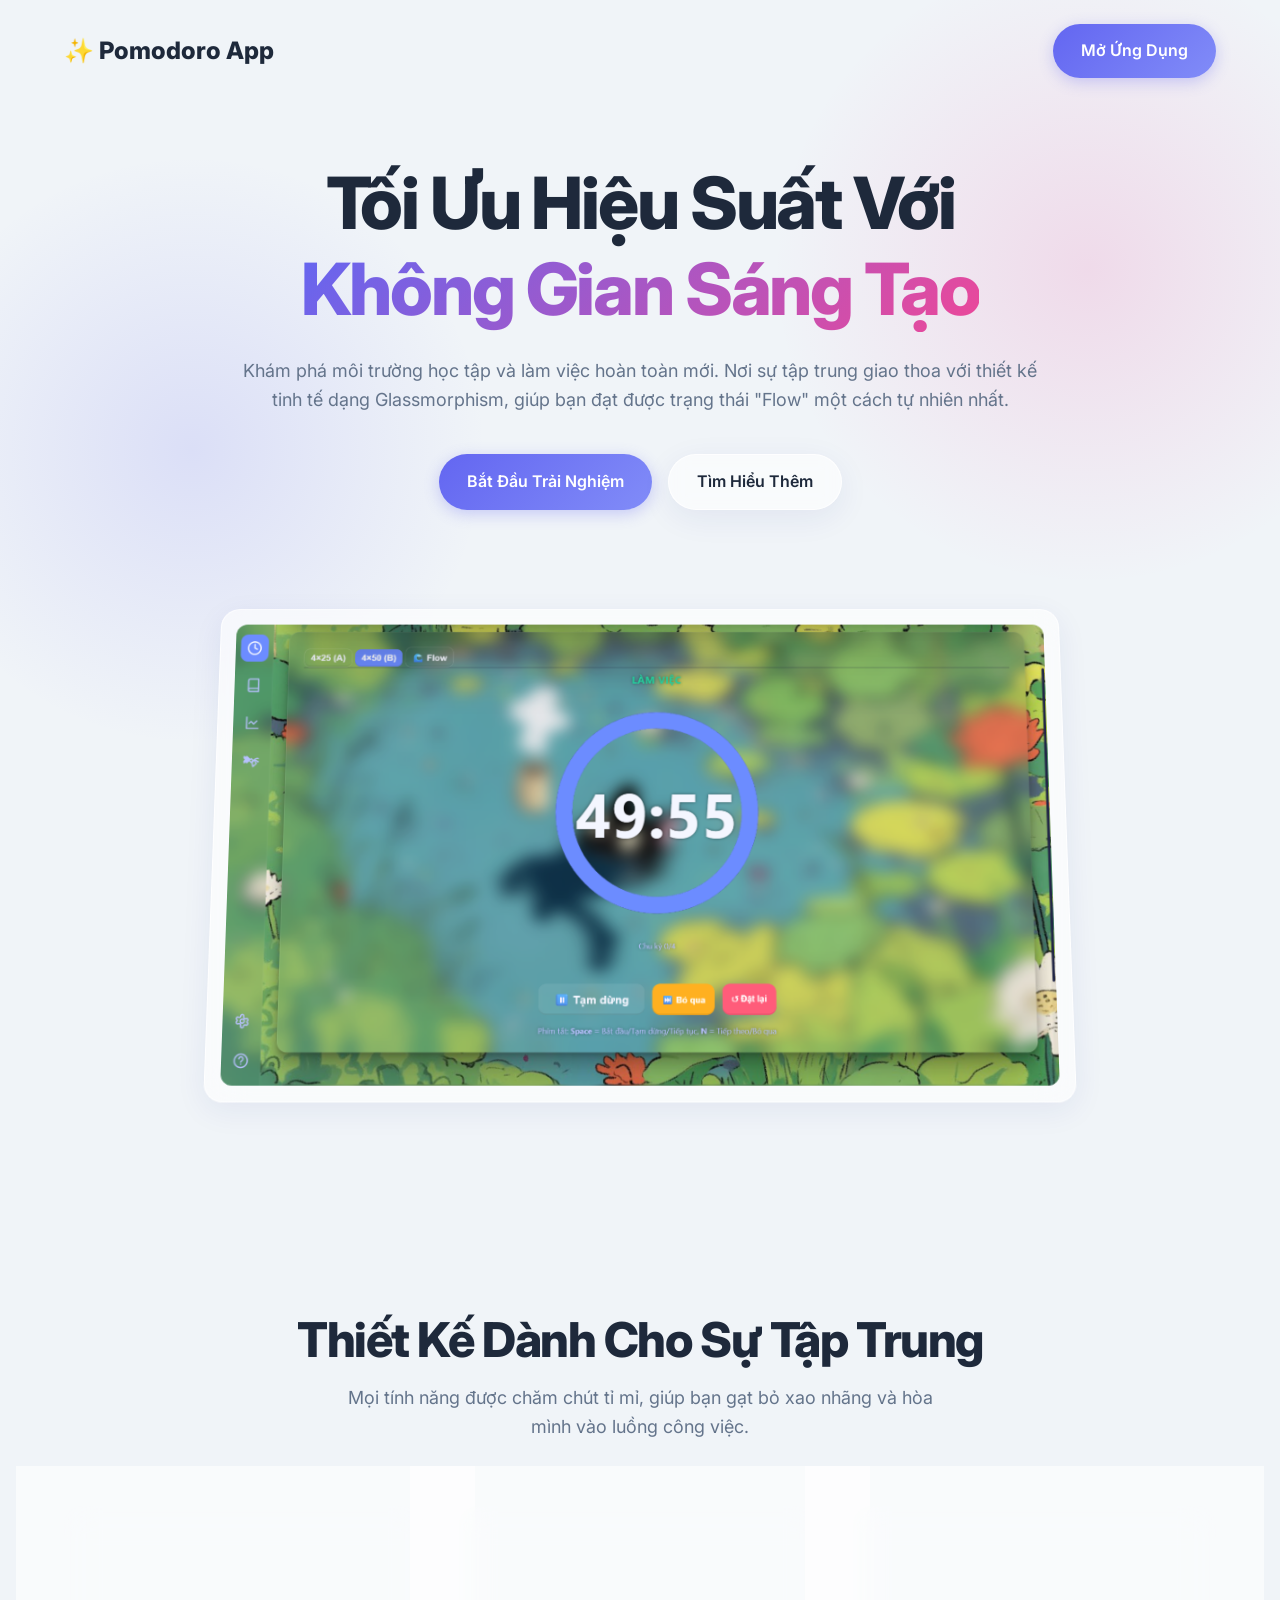
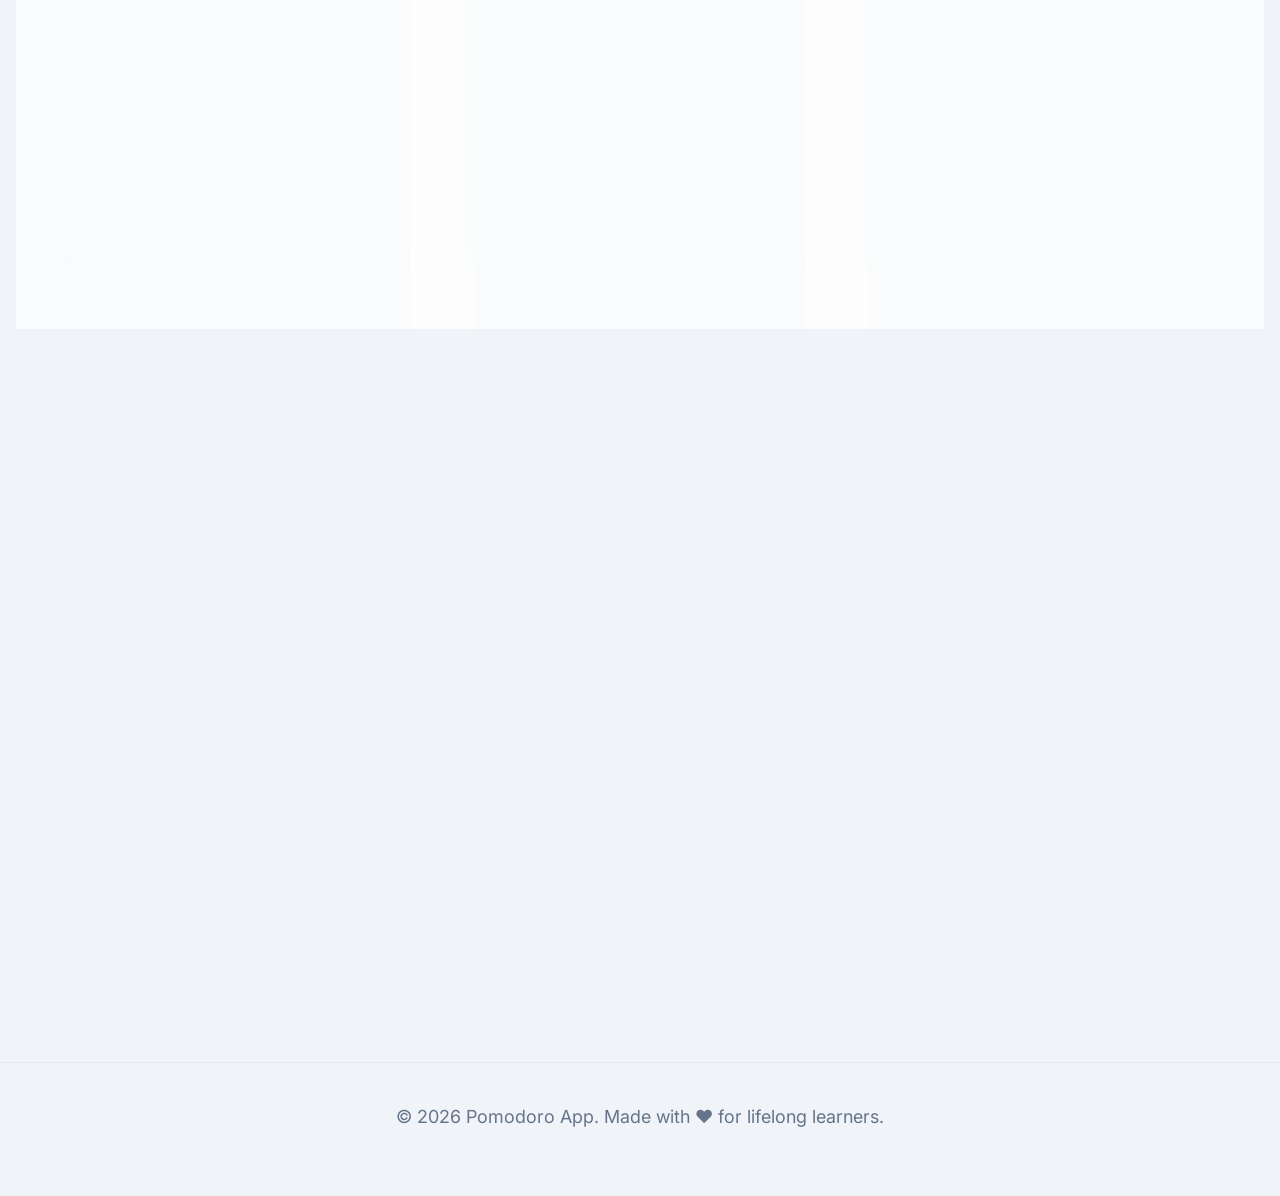
<file: index.html>
<!DOCTYPE html>
<html lang="vi">

<head>
    <meta charset="UTF-8">
    <meta name="viewport" content="width=device-width, initial-scale=1.0">
    <title>Pomodoro App - Khơi Nguồn Cảm Hứng Trí Tuệ</title>
    <meta name="description"
        content="Giao diện sáng tạo, tối ưu hiệu suất, áp dụng phương pháp học tập tiên tiến với không gian Glassmorphism tràn đầy năng lượng.">
    <link rel="stylesheet" href="landing2.css">
</head>

<body>

    <header>
        <div class="container">
            <a href="#" class="logo">
                ✨ Pomodoro App
            </a>
            <a href="02.html" class="btn btn-primary btn-sm">Mở Ứng Dụng</a>
        </div>
    </header>

    <section class="hero">
        <div class="container">
            <div class="hero-content">
                <h1>Tối Ưu Hiệu Suất Với <br><span class="text-gradient">Không Gian Sáng Tạo</span></h1>
                <p>Khám phá môi trường học tập và làm việc hoàn toàn mới. Nơi sự tập trung giao thoa với thiết kế tinh
                    tế dạng Glassmorphism, giúp bạn đạt được trạng thái "Flow" một cách tự nhiên nhất.</p>
                <div class="hero-btns">
                    <a href="02.html" class="btn btn-primary">Bắt Đầu Trải Nghiệm</a>
                    <a href="#features" class="btn btn-secondary">Tìm Hiểu Thêm</a>
                </div>
            </div>

            <div class="hero-visuals">
                <div class="glass-panel">
                    <!-- We'll use the lofi image here as a placeholder for the app interface -->
                    <img src="assets/Screenshot 2026-04-18 000436.png" alt="Giao diện Pomodoro Sáng tạo">
                </div>
            </div>
        </div>
    </section>

    <section id="features" class="features">
        <div class="container">
            <h2>Thiết Kế Dành Cho Sự Tập Trung</h2>
            <p style="text-align: center; max-width: 600px; margin: 0 auto 60px;">Mọi tính năng được chăm chút tỉ mỉ,
                giúp bạn gạt bỏ xao nhãng và hòa mình vào luồng công việc.</p>

            <div class="features-grid">
                <!-- Feature 1 -->
                <div class="feature-card">
                    <span class="feature-icon">⏱️</span>
                    <h3>Chu Trình Hoàn Hảo</h3>
                    <p>Chia nhỏ thời gian thành các khối 25 phút. Giúp não bộ duy trì sự tỉnh táo và làm việc bền bỉ
                        hàng giờ liền mà không cảm thấy mệt mỏi.</p>
                </div>

                <!-- Feature 2 -->
                <div class="feature-card">
                    <span class="feature-icon">✨</span>
                    <h3>Giao Diện Tinh Tế</h3>
                    <p>Trải nghiệm thị giác tuyệt đỉnh với phong cách Glassmorphism. Các lớp kính mờ ảo, màu pastel tươi
                        mát tạo năng lượng tích cực mỗi ngày.</p>
                </div>

                <!-- Feature 3 -->
                <div class="feature-card">
                    <span class="feature-icon">🤖</span>
                    <h3>Trợ Lý AI Tích Hợp</h3>
                    <p>Giải đáp thắc mắc ngay lập tức. Không cần mở tab mới để tra cứu, giữ mọi sự tập trung của bạn
                        trong một không gian duy nhất.</p>
                </div>
            </div>
        </div>
    </section>

    <section class="cta">
        <div class="container">
            <div class="cta-box">
                <h2>Bắt Đầu Hành Trình 10.000 Giờ Của Bạn</h2>
                <p>Năng suất hơn, sáng tạo hơn và hạnh phúc hơn. Hoàn toàn miễn phí.</p>
                <a href="02.html" class="btn btn-primary" style="padding: 18px 40px; font-size: 1.125rem;">Khởi Động
                    Ngay Hôm Nay</a>
            </div>
        </div>
    </section>

    <footer>
        <div class="container">
            <p>© 2026 Pomodoro App. Made with ❤️ for lifelong learners.</p>
        </div>
    </footer>

</body>

</html>
</file>
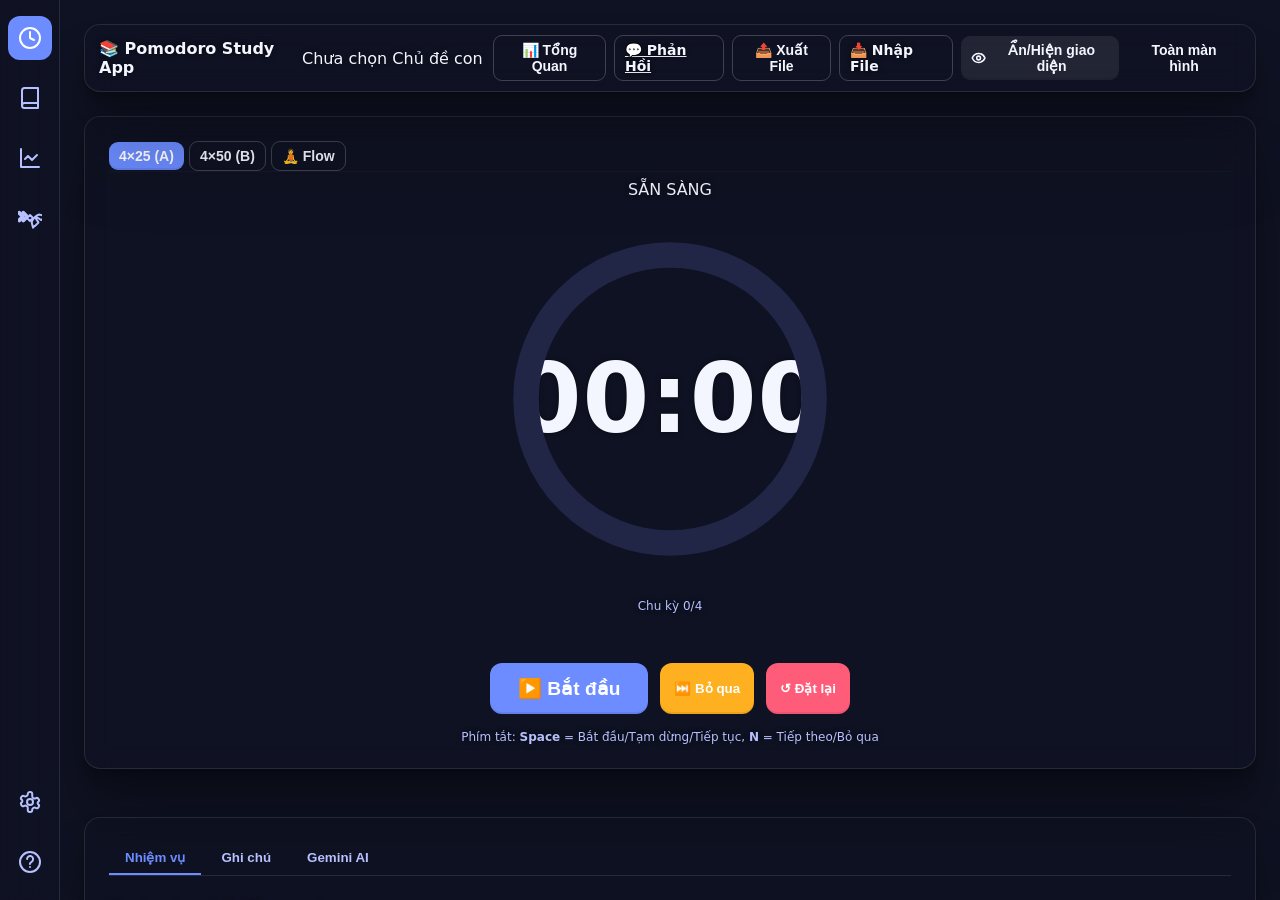
<file: 02.html>
<html lang="vi">
<head>
    <meta charset="UTF-8" />
    <meta name="viewport" content="width=device-width, initial-scale=1" />
    <meta name="description" content="Ứng dụng Pomodoro hỗ trợ học tập với tích hợp Gemini AI và giao diện hiện đại." />
    <title>Pomodoro Study App — Tích hợp Gemini AI (Giao diện mới)</title>
    <style>
    /*
    =============================================
    POMODORO STUDY APP — PHIÊN BẢN GIAO DIỆN TẬP TRUNG (v1.0)
    =============================================
    */

    :root {
      /* Theme Dark (Mặc định) - Cập nhật từ file 2 */
      --bg: #0f1222;
      --panel: #171a2e;
      --panel-rgb: 23, 26, 46; /* Thêm biến RGB cho panel */
      --muted: #212646;
      --text: #f4f6ff;
      --sub: #b7c1ff;
      --acc: #6c8cff;
      --acc-rgb: 108, 140, 255;
      --acc-2: #27d3a2;
      --purple: #a78bfa;
      --warn: #ffb020;
      --danger: #ff5c7a;
      --shadow: 0px 1.8px 2.2px rgba(0, 0, 0, 0.054), 0px 4.3px 5.3px rgba(0, 0, 0, 0.077), 0px 8.1px 10px rgba(0, 0, 0, 0.095), 0px 14.5px 17.9px rgba(0, 0, 0, 0.113), 0px 27.2px 33.4px rgba(0, 0, 0, 0.136), 0px 65px 80px rgba(0, 0, 0, 0.19);
      --radius: 16px;
      --panel-opacity: 0.85;
      --gradient-border: linear-gradient(135deg, var(--acc), var(--acc-2));
    }
    
    /* === START: THÊM CÁC THEME MỚI === */
    [data-theme='light'] {
      --bg: #f5f0e8; --panel: #ffffff; --panel-rgb: 255, 255, 255; --muted: #eaddcf; --text: #4a4a4a; --sub: #8a817c; --acc: #d4a373; --acc-rgb: 212, 163, 115; --acc-2: #a3b18a; --warn: #e76f51; --danger: #d00000;
      --shadow: 0px 1.8px 2.2px rgba(0, 0, 0, 0.024), 0px 4.3px 5.3px rgba(0, 0, 0, 0.037), 0px 8.1px 10px rgba(0, 0, 0, 0.045), 0px 14.5px 17.9px rgba(0, 0, 0, 0.053), 0px 27.2px 33.4px rgba(0, 0, 0, 0.066), 0px 65px 80px rgba(0, 0, 0, 0.09);
      --panel-opacity: 0.9;
      /* Ngăn nền tối mặc định khi không có ảnh */
      --bg-image: none;
    }

    [data-theme='pastel'] {
      --bg: #fde2e4; --panel: #fff1f2; --panel-rgb: 255, 241, 242; --muted: #fad2e1; --text: #595260; --sub: #8c7a8a; --acc: #c78283; --acc-rgb: 199, 130, 131; --acc-2: #7ec4cf; --warn: #f9bf45; --danger: #d7263d;
      --shadow: 0 5px 20px rgba(200,150,150,0.2);
      --panel-opacity: 0.9;
      /* Ngăn nền tối mặc định khi không có ảnh */
      --bg-image: none;
    }
    
    [data-theme='lofi'] {
      --bg: #2a2a3e; --panel: #3c3c52; --panel-rgb: 60, 60, 82; --muted: #4d4d66; --text: #e0e0ff; --sub: #a0a0c0; --acc: #ff8c69; --acc-rgb: 255, 140, 105; --acc-2: #69c6ff; --warn: #ffd700; --danger: #ff6961;
      /* === Replaced external GIF with inline data URI (offline-safe) === */
      --bg-image: url('[data-uri]');
      --panel-opacity: 0.8;
    }
    
    [data-theme='space'] {
        --bg: #000000; --panel: #1a1a2e; --panel-rgb: 26, 26, 46; --muted: #2a2a4e; --text: #e0e0ff; --sub: #b0b0e0; --acc: #00aaff; --acc-rgb: 0, 170, 255; --acc-2: #aaff00; --warn: #ffaa00; --danger: #ff0055;
        /* === Replaced external GIF with inline data URI (offline-safe) === */
        --bg-image: url('[data-uri]');
        --panel-opacity: 0.75;
    }
    /* === END: THÊM CÁC THEME MỚI === */

    *:focus-visible {
      outline: 2px solid var(--acc); outline-offset: 2px; border-radius: 4px;
    }
    *{box-sizing:border-box}
    html,body{height:100%}
    body {
      margin:0; 
      font-family: system-ui, -apple-system, 'Segoe UI Variable', 'Segoe UI', Roboto, 'Helvetica Neue', Arial, 'Noto Sans', 'Inter', sans-serif; 
      
      background-color: var(--bg);
      background-image: var(--bg-image, radial-gradient(1200px 800px at 10% -10%, #20285b 0%, #0f1222 50%, #0b0e1a 100%));
      
      background-size: cover; 
      background-position: center; 
      color:var(--text); 
      transition: background 0.5s ease, color 0.5s ease, filter 0.5s ease;
      text-shadow: 0px 0px 5px rgba(0, 0, 0, 0.5);
      -webkit-font-smoothing: antialiased;
      -moz-osx-font-smoothing: grayscale;
      text-rendering: optimizeLegibility;
    }
    a{color:var(--acc)}

    .app{display:flex; min-height:100vh}
    
    .app-nav {
        width: 60px;
        padding: 16px 0;
        display: flex;
        flex-direction: column;
        align-items: center;
        gap: 16px;
        z-index: 100;
    }
    .nav-btn {
        background: transparent;
        border: none;
        color: var(--sub);
        width: 44px;
        height: 44px;
        border-radius: 12px;
        display: flex;
        align-items: center;
        justify-content: center;
        cursor: pointer;
        transition: all .2s ease;
        position: relative;
    }
    .nav-btn:hover { background: var(--muted); color: var(--text); }
    .nav-btn.active { background: var(--acc); color: white; }
    .nav-btn svg { width: 24px; height: 24px; }
    .nav-btn .tooltip {
        position: absolute;
        left: 110%;
        top: 50%;
        transform: translateY(-50%);
        color: var(--text);
        padding: 4px 8px;
        border-radius: 6px;
        font-size: 12px;
        box-shadow: var(--shadow);
        white-space: nowrap;
        opacity: 0;
        visibility: hidden;
        transition: opacity .2s ease, visibility .2s ease;
        pointer-events: none;
        z-index: 200;
    }
    .nav-btn:hover .tooltip { opacity: 1; visibility: visible; }

    .app-content {
        flex: 1;
        padding: 24px;
        overflow-y: auto;
        max-height: 100vh;
    }

    .view { display: none; }
    .view.active { display: grid; gap: 24px; animation: fadeIn .3s ease; }
    @keyframes fadeIn { from { opacity: 0; transform: translateY(10px); } to { opacity: 1; transform: translateY(0); } }

    .main.reloading { opacity: 0; transition: opacity 0.2s ease-out; }

    .panel-bg{
        background: rgba(23, 26, 46, var(--panel-opacity));
        backdrop-filter: blur(10px);
        -webkit-backdrop-filter: blur(10px);
        border:1px solid rgba(255,255,255,.08);
    }
    /* Thêm các quy tắc border cho theme light/pastel */
    [data-theme='light'] .panel-bg, [data-theme='pastel'] .panel-bg { border:1px solid rgba(0,0,0,0.05); }
    [data-theme='lofi'] .panel-bg { border:1px solid rgba(255,255,255,0.1); }
    [data-theme='space'] .panel-bg { border:1px solid rgba(255,255,255,0.12); }


header.app-header{display:flex; align-items:center; justify-content:space-between; padding:10px 14px; border-radius:var(--radius); box-shadow:var(--shadow); margin-bottom: 24px; position: relative; z-index: 2000;}
    header .actions{display:flex; gap:8px; align-items:center}
    
    .btn {
      background: rgba(255, 255, 255, 0.08);
      color: var(--text);
      border: none; /* Sửa đổi: bỏ border mặc định */
      padding: 10px 14px;
      border-radius: 12px;
      cursor: pointer;
      display: inline-flex;
      align-items: center;
      justify-content: center;
      gap: 8px;
      box-shadow: inset 0 -2px 0 rgba(0,0,0,0.08);
      font-weight: 600;
      transition: all .15s ease;
      position: relative;
      overflow: hidden;
    }
    .btn::before {
        content: ''; position: absolute; top: 0; left: 0; right: 0; bottom: 0;
        border: 2px solid transparent; border-radius: 12px; background: var(--gradient-border) border-box;
        -webkit-mask: linear-gradient(#fff 0 0) padding-box, linear-gradient(#fff 0 0);
        -webkit-mask-composite: destination-out; mask-composite: exclude; opacity: 0; transition: opacity 0.3s ease;
    }
    .btn:hover::before { opacity: 1; }
    .btn:hover { background: rgba(255, 255, 255, 0.12); }
    .btn:active { transform: translateY(1px) scale(0.98); filter: brightness(1); }
    .btn:disabled { cursor: not-allowed; filter: brightness(0.8) saturate(0.5); }
    .btn.ghost { background: transparent; border: 1px solid rgba(255, 255, 255, 0.2); }
    .btn.ghost:hover { background: rgba(255, 255, 255, 0.1); border-color: rgba(255, 255, 255, 0.3); }
    .btn.acc { background: var(--acc); color: white; }
    .btn.warn { background: var(--warn); color: white; }
    .btn.danger { background: var(--danger); color: white; }
    .btn.small { padding: 6px 10px; font-size: 14px; border-radius: 9px; }
    .btn.small::before { border-radius: 9px; }
    .btn > svg { width: 16px; height: 16px; stroke-width: 2.5px; }

    /* === START: CẬP NHẬT GIAO DIỆN QUẢN LÝ CHỦ ĐỀ === */
    #view-topics { grid-template-columns: 1fr; }
    .topic-item { background:rgba(255,255,255,.04); border:1px solid var(--muted); border-radius:12px; padding:8px; margin-bottom:8px; } /* Sửa đổi */
    .topic-header, .sub-row { display:flex; align-items:center; gap:8px; position: relative; }
    .topic-header { cursor: pointer; }
    .topic-header .topic-actions { cursor: default; }
    .topic-header .topic-actions * { cursor: pointer; }
    .topic-item { cursor: pointer; }
    .topic-item .topic-actions { cursor: default; }
    .topic-item .topic-actions * { cursor: pointer; }
    .topic-title { flex:1; font-weight:600; cursor: pointer; }
    .chev { width:28px; height:28px; border-radius:8px; display:inline-flex; align-items:center; justify-content:center; flex-shrink: 0; cursor: pointer; }
    .chev .ico { display:inline-block; transition: transform .18s ease; }
    .chev[aria-expanded="false"] .ico { transform: rotate(-90deg); }
    .subtopics { margin-top:8px; display:flex; flex-direction:column; gap:6px; }
    .subtopics.hidden { display:none; }
    
    .topic-actions, .sub-row .actions {
        opacity: 0;
        visibility: hidden;
        transition: opacity .2s ease, visibility .2s ease;
        display: flex;
        gap: 6px;
        align-items: center;
    }
    .topic-item:hover .topic-actions, .topic-item:focus-within .topic-actions,
    .sub-row:hover .actions, .sub-row:focus-within .actions {
      opacity: 1;
      visibility: visible;
    }
    .actions-menu-btn {
        padding: 0;
        width: 28px;
        height: 28px;
        font-size: 1.2em;
        line-height: 1;
    }
    .actions-menu {
        position: absolute;
        top: 100%;
        right: 0;
        border-radius: 8px;
        padding: 6px;
        box-shadow: var(--shadow);
        z-index: 10;
        min-width: 150px;
        display: none;
        flex-direction: column;
        gap: 4px;
    }
    /* Nâng khối đang mở menu lên trên các khối khác */
    .topic-item.menu-active { position: relative; z-index: 20; }
    
    .actions-menu.show { display: flex; }
    .menu-item {
        background: transparent; border: none; color: var(--text);
        padding: 8px 10px; border-radius: 6px; text-align: left;
        width: 100%; cursor: pointer; transition: background .2s ease;
        display: flex; align-items: center; gap: 8px; font-size: 14px; font-weight: 500;
    }
    .menu-item:hover { background: var(--acc); color: white; }
    .menu-item.danger:hover { background: var(--danger); }
    /* === END: CẬP NHẬT GIAO DIỆN QUẢN LÝ CHỦ ĐỀ === */

    .subtopic-btn{
        flex:1; 
        text-align:left;
        background-color: rgba(0,0,0,0.02); /* Sửa đổi */
    }
    .subtopic-btn:hover {
        background-color: transparent; /* Hover transparent to avoid blue background */
    }
    .subtopic-btn.active{
        outline:2px solid var(--acc); 
    }
    .subtopic-btn.active:hover {
        background: transparent; /* Giữ nền trong suốt khi di chuột qua */
    }
    
    .panel{border-radius:var(--radius); padding:24px; box-shadow:var(--shadow)}

    .timer-header { display: flex; justify-content: space-between; align-items: center; gap: 12px; flex-wrap: wrap; }
    .timer{display:grid; gap:16px; grid-template-columns: 1fr; align-items:center; text-align:center}
    .big-time{font-size: clamp(60px, 12vw, 96px); letter-spacing:1px; font-weight:700; color: var(--text)}
    .state{font-weight:700; letter-spacing:.6px}
    .state.work{color:var(--acc-2)} /* Sửa đổi màu */
    .state.break{color:var(--warn)}
    .state.long{color:var(--danger)} /* Sửa đổi màu */
    .controls{display:flex; flex-wrap:wrap; gap:12px; justify-content:center}    
    #btnStart { padding: 14px 28px; font-size: 1.2em; }
    #btnPause, #btnResume { padding: 12px 24px; font-size: 1.1em; }

    /* === START: TÙY CHỈNH DẢI PHÂN CÁCH MỀM MẠI HƠN === */
    #view-timer .panel-bg hr {
        border: none; /* Bỏ đường viền mặc định */
        height: 1px;  /* Đặt chiều cao cho đường kẻ */
        background-color: var(--muted); /* Sử dụng màu phụ của theme */
        opacity: 0.3; /* Làm cho nó mờ đi, hòa vào nền */
        margin-top: 0; /* Điều chỉnh lại khoảng cách */
    }
    /* === END: TÙY CHỈNH DẢI PHÂN CÁCH MỀM MẠI HƠN === */

    .stats-grid{display:grid; grid-template-columns: repeat(auto-fit, minmax(120px, 1fr)); gap:12px}
    .stat-card{background:rgba(255,255,255,0.04); border:1px solid var(--muted); border-radius:14px; padding:12px; text-align:center} /* Sửa đổi */
    .stat-card h4{margin:4px 0 8px; color:var(--sub); font-weight:600; font-size: 14px;}
    .stat-value{font-size: 20px; font-weight: 600;}
    .tiny{font-size:12px; color:var(--sub)}
    .history{display:grid; gap:8px; max-height:300px; overflow:auto; padding-right:6px}
    .hist-item{display:grid; grid-template-columns: 1fr auto; gap:10px; align-items:start; background:rgba(255,255,255,0.04); border:1px solid var(--muted); border-radius:10px; padding:10px} /* Sửa đổi */

    .row{display:flex; gap:8px; align-items:center}
    .row > * {flex:1}
    input[type="text"], input[type="password"], input[type="number"], select, textarea{width:100%; background:rgba(255,255,255,0.04); color:var(--text); border:1px solid var(--muted); border-radius:10px; padding:10px; outline:none}
    textarea{min-height:80px; resize: vertical;}

    .toasts{position:fixed; right:16px; bottom:16px; display:flex; flex-direction:column; gap:8px; z-index:9999}
    .toast{
        background: var(--panel); /* Sửa đổi */
        border:1px solid var(--muted);
        color:var(--text);
        padding:10px 12px; border-radius:12px; box-shadow:var(--shadow);
        animation: toast-in .3s ease; transform-origin: bottom right;
    }
    @keyframes toast-in { from { opacity: 0; transform: scale(0.8); } to { opacity: 1; transform: scale(1); } }

    .modal{position:fixed; inset:0; display:none; align-items:center; justify-content:center; background: rgba(0,0,0,var(--panel-opacity)); z-index:10000; backdrop-filter: blur(5px);} /* Nâng z-index để nằm trên header */
    .modal.show{display:flex}
    .modal-card{
        position: relative;
        z-index: 10001;
        width:min(720px, 94vw);
        border-radius:16px;
        padding:16px;
        box-shadow:var(--shadow);
        animation: modal-in .25s ease-out;
        max-height: 90vh;
        overflow-y: auto;
        display: flex;
        flex-direction: column;
    }
    body.modal-open { overflow: hidden; }
    @keyframes modal-in { from { opacity: 0; transform: scale(0.92) translateY(10px); } to { opacity: 1; transform: scale(1) translateY(0); } }
    .modal-card h3{margin-top:0}
    .dashboard-table { width: 100%; border-collapse: collapse; margin-top: 12px; }
    .dashboard-table th, .dashboard-table td { padding: 8px 12px; text-align: left; border-bottom: 1px solid var(--muted); }
    .dashboard-table th { color: var(--sub); }

    .footer-note{font-size:12px; color:var(--sub)}
    .hidden{display:none !important}

    .notes-list { display: flex; flex-direction: column; gap: 8px; max-height: 250px; overflow-y: auto; padding-right: 6px; }
    .note-item { background: rgba(255,255,255,0.04); border-radius: 10px; padding: 10px; display: flex; justify-content: space-between; align-items: flex-start; gap: 10px; cursor: pointer; } /* Sửa đổi */
    .note-content-wrapper { flex: 1; min-width: 0; }
    .note-content { white-space: pre-wrap; word-break: break-word; max-height: 60px; overflow: hidden; position: relative; transition: max-height 0.35s ease-in-out; }
    .note-content:not(.expanded)::after {
        content: ''; position: absolute; bottom: 0; right: 0; width: 100%; height: 20px; background: linear-gradient(to top, var(--panel) 20%, transparent);
    }
    .note-content.expanded { max-height: 500px; }
    .note-meta { font-size: 11px; color: var(--sub); margin-top: 4px; }
    
    .spinner { border: 2px solid var(--muted); border-top-color: var(--text); border-radius: 50%; width: 16px; height: 16px; animation: spin 1s linear infinite; } /* Sửa đổi */
    @keyframes spin { to { transform: rotate(360deg); } }

    .panel-header { display: flex; justify-content: space-between; align-items: center; margin-bottom: 12px; }
    .panel-header h3 { margin: 0; }
    .panel-header .actions { display: flex; gap: 8px; }
    
    .aux-panel { margin-top: 24px; }
    .tab-nav { display: flex; gap: 4px; border-bottom: 1px solid rgba(255, 255, 255, 0.1); margin-bottom: 16px; }
    .tab-btn { background: transparent; border: none; color: var(--sub); padding: 8px 16px; cursor: pointer; border-bottom: 2px solid transparent; transition: all .2s ease; font-weight: 600; }
    .tab-btn:hover { color: var(--text); }
    .tab-btn.active { color: var(--acc); border-bottom-color: var(--acc); }
    .tab-content {
      display: none;
      padding-top: 8px;
    }
    .tab-content.active {
      animation: fadeIn 0.25s ease-out;
    }
    #tasks.tab-content.active,
    #notes.tab-content.active,
    #ai.tab-content.active {
        display: block;
    }

    #settings-timer.tab-content.active,
    #settings-ui.tab-content.active,
    #settings-integrations.tab-content.active {
        display: flex;
    }

    .settings-row-toggle {
      display: flex;
      justify-content: space-between;
      align-items: center;
      margin-top: 16px;
    }
    .settings-row-toggle span {
      flex: 1;
      cursor: pointer;
    }
    .toggle-switch {
      position: relative;
      display: inline-block;
      width: 44px;
      height: 24px;
      flex-shrink: 0;
    }
    .toggle-switch input {
      opacity: 0;
      width: 0;
      height: 0;
    }
    .toggle-switch .slider {
      position: absolute;
      cursor: pointer;
      top: 0;
      left: 0;
      right: 0;
      bottom: 0;
      background-color: var(--muted);
      transition: .3s;
      border-radius: 24px;
    }
    .toggle-switch .slider:before {
      position: absolute;
      content: "";
      height: 18px;
      width: 18px;
      left: 3px;
      bottom: 3px;
      background-color: white;
      transition: .3s;
      border-radius: 50%;
    }
    .toggle-switch input:checked + .slider {
      background-color: var(--acc-2);
    }
    .toggle-switch input:checked + .slider:before {
      transform: translateX(20px);
    }
    
    .chat-messages { max-height: 250px; overflow-y: auto; display: flex; flex-direction: column; gap: 8px; margin-bottom: 12px; padding: 4px; }
    .chat-msg { padding: 8px 12px; border-radius: 12px; max-width: 85%; word-break: break-word; }
    .chat-msg.user { background: var(--acc); color: white; align-self: flex-end; border-bottom-right-radius: 4px; }
    .chat-msg.model { background: var(--muted); align-self: flex-start; border-bottom-left-radius: 4px; }
    .chat-input-area { display: flex; gap: 8px; }

    .methods-list { list-style: none; padding: 0; }
    .method-item { align-items: flex-start; padding: 12px; display: flex; flex-direction: column; gap: 10px; border-radius: 8px; }
    .method-item:hover { background: rgba(0,0,0,0.03); } /* Sửa đổi */
    .method-item input[type="checkbox"] { width: 18px; height: 18px; margin-top: 2px; flex-shrink: 0;}
    .method-item label { flex: 1; }
    .method-item label.completed { text-decoration: line-through; color: var(--sub); }
    .method-item .content-wrapper { flex: 1; cursor: pointer; }
    .method-item .concept { font-size: 14px; color: var(--sub); margin-top: 8px; border-left: 2px solid var(--muted); padding-left: 12px; white-space: pre-wrap; word-break: break-word; }
    /* Highlight section titles and bold text inside method content */
    .method-content h4 {
        color: var(--acc-2);
        font-size: 1.1em;
        margin-top: 1.5em;
        margin-bottom: 0.5em;
        /* Giới hạn chiều rộng để tiêu đề gọn hơn */
        max-width: 50%;
    }
    .method-content strong {
        color: var(--acc);
        font-weight: 600;
    }
    /* Apply the same highlight to the Guide view */
    #view-guide h4 { color: var(--acc-2); }
    #view-guide strong { color: var(--acc-2); }
    /* Show hand cursor to indicate clickability */
    .method-item, .method-item summary { cursor: pointer; }
    .subtopic-todo-list { list-style: none; padding: 0; margin: 0; max-height: 100px; overflow-y: auto; text-align: left; }
    .subtopic-todo-list li { display: flex; align-items: center; gap: 8px; padding: 4px; transition: all 0.2s ease-out; }
    .subtopic-todo-list li.removing { transform: translateX(100%); opacity: 0; }
    .subtopic-todo-list label { flex: 1; }

    #youtube-player-container { position: absolute; top: -9999px; left: -9999px; width: 1px; height: 1px; overflow: hidden; }

    ::-webkit-scrollbar { width: 8px; height: 8px; }
    ::-webkit-scrollbar-track { background: rgba(0, 0, 0, 0.1); border-radius: 10px; } /* Sửa đổi */
    ::-webkit-scrollbar-thumb { background: var(--muted); border-radius: 10px; border: 2px solid transparent; background-clip: content-box; }
    ::-webkit-scrollbar-thumb:hover { background: var(--sub); background-clip: content-box; }
    
    .timer-circle-container {
        position: relative; width: clamp(250px, 40vw, 320px); height: clamp(250px, 40vw, 320px); margin: 24px auto; display: flex; align-items: center; justify-content: center;
    }
    .timer-svg { position: absolute; top: 0; left: 0; width: 100%; height: 100%; transform: rotate(-90deg); }
    .timer-circle-bg, .timer-circle-progress { fill: none; stroke-width: 8; }
    .timer-circle-bg { stroke: var(--muted); } /* Sửa đổi */
    .timer-circle-progress { stroke: var(--acc); stroke-linecap: round; transition: stroke-dashoffset 0.3s linear, stroke 0.5s ease; }
    @keyframes flash { 0%, 100% { box-shadow: 0 0 10px 2px transparent; } 50% { box-shadow: 0 0 20px 8px currentColor; } }
    .timer-circle-container.finished { color: var(--acc-2); animation: flash 1s ease-out; }
    @keyframes breathing-effect { 0% { transform: scale(1); } 50% { transform: scale(1.03); } 100% { transform: scale(1); } }
    .timer-circle-container.breathing { animation: breathing-effect 3s ease-in-out infinite; }
    
    
    
    @media (max-width: 1024px) {
      .app-content { padding: 20px; }
      .panel { padding: 20px; }
      .timer-circle-container { width: clamp(220px, 50vw, 300px); height: clamp(220px, 50vw, 300px); }
    }

    @media (max-width: 768px) {
      .app { flex-direction: column; }
      .app-nav { width: 100%; height: 60px; flex-direction: row; justify-content: center; border-right: none; border-top: 1px solid rgba(255,255,255,.08); order: 2; padding: 0 16px; }
      .app-content { padding: 16px; order: 1; }
      .panel { padding: 16px; }
      .modal-card .tab-nav { overflow-x: auto; }
    }

    @media (max-width: 480px) {
      .app-nav { height: 50px; }
      .nav-btn { flex: 1; }
      header.app-header { flex-direction: column; align-items: stretch; gap: 8px; }
      .btn { padding: 8px 12px; }
      .timer-circle-container { width: clamp(180px, 80vw, 220px); height: clamp(180px, 80vw, 220px); margin: 16px auto; }
      .panel { padding: 12px; }
      .app-content { padding: 12px; }
    }

    /* no-subtopic-selected: đã bỏ — timer luôn hiển thị (Quick-Start UX) */

    header.app-header .actions #btnFullscreen { background: transparent; border: none; box-shadow: none; }
    header.app-header .actions #btnFullscreen:hover { background: var(--muted); filter: none; }
    header.app-header .actions #btnFullscreen:hover::before { opacity: 0; }

    input[type="text"], input[type="password"], input[type="number"], select, textarea {
        background: rgba(255,255,255,0.04) !important; /* Sửa đổi: chuyển sang nền trắng trong suốt */
        color: var(--text);
        border: 1px solid rgba(255, 255, 255, 0.1); /* Viền trắng mờ */
        transition: background .2s ease, border-color .2s ease;
    }
    input[type="text"]:focus, input[type="password"]:focus, input[type="number"]:focus, select:focus, textarea:focus {
        background: rgba(255,255,255,0.06) !important; /* Tinh chỉnh: sát mẫu hơn */
        border-color: var(--acc);
    }
    /* === START: SỬA LỖI NỀN INPUT/SELECT TRÊN THEME SÁNG === */
    [data-theme='light'] input, [data-theme='light'] select, [data-theme='light'] textarea,
    [data-theme='pastel'] input, [data-theme='pastel'] select, [data-theme='pastel'] textarea {
        background: rgba(0, 0, 0, 0.05) !important; /* Dùng nền đen mờ thay vì trắng mờ */
        border-color: rgba(0, 0, 0, 0.1); /* Viền đen mờ trên theme sáng */
    }

    [data-theme='light'] input:focus, [data-theme='light'] select:focus, [data-theme='light'] textarea:focus,
    [data-theme='pastel'] input:focus, [data-theme='pastel'] select:focus, [data-theme='pastel'] textarea:focus {
        background: rgba(0, 0, 0, 0.07) !important; /* Tăng độ đậm khi focus */
    }
    /* === END: SỬA LỖI NỀN INPUT/SELECT TRÊN THEME SÁNG === */

    /* Cải thiện nền và màu chữ cho option trong select theo theme hiện tại */
    select option {
        background: var(--panel);
        color: var(--text);
    }
    
    ::placeholder { color: var(--sub); opacity: 0.7; } /* Sửa đổi */
    ::-ms-input-placeholder { color: var(--sub); }
    :-ms-input-placeholder { color: var(--sub); }

    
    
    .draggable-timer {
        position: fixed;
        bottom: 20px;
        right: 20px;
        color: var(--text);
        padding: 8px 16px;
        border-radius: 12px;
        box-shadow: var(--shadow);
        font-size: 2em;
        font-weight: 600;
        cursor: move;
        user-select: none;
        z-index: 9998;
        opacity: 0;
        transform: scale(0.9);
        pointer-events: none;
        transition: opacity 0.35s ease, transform 0.35s ease;
    }
    body.bg-view-mode .draggable-timer {
        opacity: 1;
        transform: scale(1);
        pointer-events: auto;
    }
    .app-nav, .panel-bg, .app-header .actions > *, .app-header > .row {
        transition: opacity 0.35s ease, transform 0.35s ease, background 0.35s ease, border-color 0.35s ease, box-shadow 0.35s ease;
    }
    body.bg-view-mode .app-nav,
    body.bg-view-mode .view.active > .panel-bg {
        opacity: 0;
        pointer-events: none;
        transform: scale(0.98);
    }
    body.bg-view-mode .app-header {
        background: transparent !important;
        border-color: transparent !important;
        box-shadow: none !important;
    }
    body.bg-view-mode .app-header .actions > *:not(#btnToggleBg),
    body.bg-view-mode .app-header > .row {
        opacity: 0;
        pointer-events: none;
    }
    body.bg-view-mode #btnToggleBg {
        opacity: 1;
        pointer-events: auto;
    }
    .sound-permission-bar {
      position: fixed; left: 50%; transform: translateX(-50%);
      bottom: 48px; z-index: 9999;
      border-radius: 12px; padding: 10px 14px;
      display: none; align-items: center; gap: 10px;
      box-shadow: var(--shadow);
    }
    .sound-permission-bar.show { display: flex; }

    /* ========================================================= */
    /* START: CẢI THIỆN GIAO DIỆN ÂM THANH (HTML Refactor)     */
    /* ========================================================= */

    #customSoundsContainer {
      display: flex;
      flex-direction: column;
      gap: 10px;
      margin-top: 16px;
      padding: 14px;
      border-radius: 12px;
      background: rgba(var(--panel-rgb), var(--panel-opacity));
      border: 1px solid rgba(255, 255, 255, 0.08);
      width: 100%;
    }

    .custom-sound-row {
      align-items: center;
      padding: 12px 16px;
      border-radius: 10px;
      border: 1px solid rgba(255, 255, 255, 0.1);
      background: rgba(var(--panel-rgb), calc(var(--panel-opacity) * 0.85));
      width: 100%;
      gap: 12px;
    }

    .custom-sound-row .custom-sound-label {
      flex: 1;
      margin: 0;
      font-size: 14px;
      color: var(--sub);
      font-weight: 500;
      cursor: default;
    }

    .custom-sound-row .btn[for] {
      flex-shrink: 0;
      margin-left: 12px;
      content: 'Tải lên';
    }

    [data-theme='light'] #customSoundsContainer,
    [data-theme='pastel'] #customSoundsContainer {
      border-color: rgba(0, 0, 0, 0.08);
    }
    [data-theme='light'] .custom-sound-row,
    [data-theme='pastel'] .custom-sound-row {
      border-color: rgba(0, 0, 0, 0.08);
      background: rgba(var(--panel-rgb), 0.85);
    }

    .custom-sound-row .custom-sound-label {
      flex: 1;
      margin: 0;
      font-size: 14px;
      color: var(--sub);
      font-weight: 500;
      cursor: default;
    }

    .custom-sound-row .btn[for] {
      flex-shrink: 0;
      margin-left: 12px;
      /* Văn bản hiển thị đã đặt trong HTML; khai báo content nhằm nhấn mạnh mục đích nút */
      content: 'Tải lên';
    }
    /* ========================================================= */
    /* END: CẢI THIỆN GIAO DIỆN ÂM THANH (HTML Refactor)         */
    /* ========================================================= */
    .sound-permission-bar .msg { font-size: 14px; color: var(--text); }
    .draggable-timer { text-shadow: 0px 0px 8px rgba(0, 0, 0, 0.9); }

    /* Giảm/loại bỏ bóng chữ cho theme sáng để tránh nhòe/lóa */
    body[data-theme='light'],
    body[data-theme='pastel'] { text-shadow: none; }
    body[data-theme='light'] .draggable-timer,
    body[data-theme='pastel'] .draggable-timer { text-shadow: none; }

    /* ============================================= */
/* ========================================================= */
/* START: THI?T L?P PANEL KI?U M?  ?C (FROSTED GLASS)        */
/* ========================================================= */

/* --- 1.  p d?ng hi?u ?ng n?n m? chung cho t?t c? c c panel --- */
.app-nav,
.panel-bg,
.modal-card,
.actions-menu,
.nav-btn .tooltip,
.draggable-timer, 
.sound-permission-bar,
.toast,
.topic-item,
.stat-card,
.hist-item,
.method-item {
    background: rgba(var(--panel-rgb), var(--panel-opacity));
    backdrop-filter: blur(12px);
    -webkit-backdrop-filter: blur(12px);
}

/* --- 2.  ?nh nghia vi?n cho t?ng lo?i panel --- */
.app-nav {
    border-right: 1px solid rgba(255, 255, 255, 0.1);
}
.panel-bg,
.modal-card,
.actions-menu,
.nav-btn .tooltip,
.draggable-timer, 
.sound-permission-bar,
.toast,
.topic-item,
.stat-card,
.hist-item,
.method-item {
    border: 1px solid rgba(255, 255, 255, 0.1);
}

/* --- 3. Tinh ch?nh vi?n cho c c theme S NG (Light/Pastel) --- */
[data-theme='light'] .app-nav,
[data-theme='light'] .panel-bg,
[data-theme='light'] .modal-card,
[data-theme='light'] .actions-menu,
[data-theme='light'] .nav-btn .tooltip,
[data-theme='light'] .draggable-timer,
[data-theme='light'] .sound-permission-bar,
[data-theme='light'] .toast,
[data-theme='light'] .topic-item,
[data-theme='light'] .stat-card,
[data-theme='light'] .hist-item,
[data-theme='light'] .method-item,
[data-theme='pastel'] .app-nav,
[data-theme='pastel'] .panel-bg,
[data-theme='pastel'] .modal-card,
[data-theme='pastel'] .actions-menu,
[data-theme='pastel'] .nav-btn .tooltip,
[data-theme='pastel'] .draggable-timer,
[data-theme='pastel'] .sound-permission-bar,
[data-theme='pastel'] .toast,
[data-theme='pastel'] .topic-item,
[data-theme='pastel'] .stat-card,
[data-theme='pastel'] .hist-item,
[data-theme='pastel'] .method-item {
    border-color: rgba(0, 0, 0, 0.1);
}

/* --- 4. S?a l?i hi?u ?ng fade-out c?a ghi ch  cho ph  h?p --- */
.note-content:not(.expanded)::after {
    background: linear-gradient(to top, rgba(var(--panel-rgb), 1) 20%, transparent);
}

/* --- C c quy t?c c n l?i gi? nguy n t? file g?c --- */
[data-theme='light'] .tab-nav,
[data-theme='pastel'] .tab-nav {
    border-bottom-color: rgba(0, 0, 0, 0.1);
}
.subtopic-btn {
    background-color: transparent;
}
.subtopic-btn:hover {
    background-color: transparent; /* Hover transparent to avoid blue background */
}
/* Khi nội dung mở, thêm đường phân cách ở trên nội dung */
.method-item > .method-content:not([hidden]) {
    border-top: 1px solid rgba(255, 255, 255, 0.1);
    /* margin-top: 8px;  <-- Đã xóa */
    padding-top: 8px; /* <-- Giữ lại một chút padding để nội dung không dính vào đường kẻ */
}
    [data-theme='light'] .method-item > .method-content:not([hidden]),
    [data-theme='pastel'] .method-item > .method-content:not([hidden]) {
        border-top-color: rgba(0, 0, 0, 0.1);
    }

    /* Editor container (single pane, Rich Text) */
    .editor-container { height: 350px; }
    .editable-content { height: 100%; border: 1px solid var(--muted); border-radius: 10px; padding: 10px; overflow-y: auto; background: var(--bg); }
    .editable-content:focus-within { border-color: var(--acc); outline: none; }
    .editable-content h4 { color: var(--acc-2); font-size: 1.1em; margin-top: 1.5em; margin-bottom: 0.5em; }
    .editable-content strong, .editable-content b { color: var(--acc); font-weight: 600; }
    .editable-content ol, .editable-content ul { padding-left: 20px; }

    /* Editor toolbar for Methods modal */
    .editor-toolbar { display: flex; gap: 6px; margin-bottom: 6px; padding: 4px; background: var(--muted); border-radius: 8px; }
    .editor-toolbar button { font-weight: bold; width: 32px; height: 32px; padding: 0; }
    .editor-toolbar .btn.ghost:hover { background-color: rgba(var(--acc-rgb, 108, 140, 255), 0.15); }
    .editor-toolbar .btn.ghost.active { background-color: rgba(var(--acc-rgb, 108, 140, 255), 0.25); }
    .color-picker-wrapper { position: relative; }
    .color-palette { position: absolute; bottom: 110%; left: 50%; transform: translateX(-50%); display: flex; gap: 6px; padding: 6px; border-radius: 8px; border: 1px solid var(--muted); background: var(--panel); box-shadow: var(--shadow); z-index: 10; }
    .color-swatch { width: 24px; height: 24px; border-radius: 50%; border: 2px solid rgba(255, 255, 255, 0.5); cursor: pointer; transition: transform 0.15s ease; }
    .color-swatch:hover { transform: scale(1.15); }

    /* ========================================================= */
    /* START: CẬP NHẬT GIAO DIỆN TIÊU ĐỀ KHO TRI THỨC            */
    /* ========================================================= */

    /* Sử dụng Flexbox để căn chỉnh tiêu đề và các nút trên cùng một hàng */
    .method-item > div:first-child {
        display: flex;
        align-items: center;
        justify-content: space-between; /* Đẩy tiêu đề và các nút về hai phía */
        gap: 8px;
        width: 100%; /* Đảm bảo hàng tiêu đề chiếm đủ chiều rộng */
    }

    /* Cho phép tiêu đề co giãn để chiếm không gian và xử lý text dài */
    .method-item .method-title {
        flex: 1; /* Quan trọng: Cho phép tiêu đề chiếm hết không gian trống */
        min-width: 0;
        word-break: break-word;
        overflow-wrap: break-word;
        cursor: pointer;
    }

    /* Giữ lại quy tắc ẩn/hiện các nút hành động khi di chuột */
    .method-item .topic-actions {
        margin-left: 8px; /* Thêm một chút khoảng đệm bên trái */
    }

    .method-item:hover .topic-actions,
    .method-item:focus-within .topic-actions {
        opacity: 1;
        visibility: visible;
    }
    /* ========================================================= */
    /* END: CẬP NHẬT GIAO DIỆN                                  */
    /* ========================================================= */

    /* ========================================================= */
    /* START: SỬA LỖI TRÀN GIAO DIỆN VỚI VĂN BẢN DÀI (FLEXBOX FIX) */
    /* ========================================================= */
    .topic-title,
    .subtopic-btn,
    .note-content-wrapper,
    .subtopic-todo-list label,
    .method-title,
    .method-item > div:first-child { /* <--- Cho phép header Kho Tri Thức co lại */
        min-width: 0; /* Cho phép phần tử co lại nhỏ hơn nội dung của nó */
    }

    .topic-title,
    .subtopic-btn,
    .note-content,
    .subtopic-todo-list label,
    .hist-item > div,
    .method-title { /* <--- Bổ sung cho Kho Tri Thức */
        word-break: break-word;      /* Tự động ngắt các từ quá dài */
        overflow-wrap: break-word; /* Đảm bảo ngắt dòng cho chuỗi dài */
    }
    /* ========================================================= */
    /* END: SỬA LỖI TRÀN GIAO DIỆN VỚI VĂN BẢN DÀI (FLEXBOX FIX) */

    </style>
</head>
<body data-theme="default"> <div class="app" id="app">
    <nav class="app-nav">
        <button class="nav-btn active" id="navBtnTimer" data-view="timer" aria-label="Đồng hồ">
            <svg xmlns="http://www.w3.org/2000/svg" width="24" height="24" viewBox="0 0 24 24" fill="none" stroke="currentColor" stroke-width="2" stroke-linecap="round" stroke-linejoin="round"><circle cx="12" cy="12" r="10"></circle><polyline points="12 6 12 12 16 14"></polyline></svg>
            <span class="tooltip">Đồng hồ</span>
        </button>
        <button class="nav-btn" id="navBtnTopics" data-view="topics" aria-label="Chủ đề">
            <svg xmlns="http://www.w3.org/2000/svg" width="24" height="24" viewBox="0 0 24 24" fill="none" stroke="currentColor" stroke-width="2" stroke-linecap="round" stroke-linejoin="round"><path d="M4 19.5v-15A2.5 2.5 0 0 1 6.5 2H20v20H6.5a2.5 2.5 0 0 1 0-5H20"></path></svg>
            <span class="tooltip">Chủ đề</span>
        </button>
        <button class="nav-btn" id="navBtnStats" data-view="stats" aria-label="Thống kê">
            <svg xmlns="http://www.w3.org/2000/svg" width="24" height="24" viewBox="0 0 24 24" fill="none" stroke="currentColor" stroke-width="2" stroke-linecap="round" stroke-linejoin="round"><path d="M3 3v18h18"></path><path d="m19 9-5 5-4-4-3 3"></path></svg>
            <span class="tooltip">Thống kê</span>
        </button>
        <button class="nav-btn" id="navBtnMethods" data-view="methods" aria-label="Kho Tri Thức">
            <svg xmlns="http://www.w3.org/2000/svg" width="24" height="24" viewBox="0 0 24 24" fill="none" stroke="currentColor" stroke-width="2" stroke-linecap="round" stroke-linejoin="round"><path d="M15.042 21.672L13.684 16.6s.408-1.947 1.25-3.25c.842-1.303 2.002-2.5 3.5-3.5s3.25-1.25 3.25-1.25l5.072 1.358c.27.072.358.42.128.628l-3.35 3.35a.499.499 0 0 1-.594.052l-2.07-1.486c-.44-.314-.82-.53-1.11-.665-.29-.135-.55-.22-.78-.245s-.45.045-.63.155c-.18.11-.3.29-.36.5-.06.21.02.48.18.78.16.3.385.68.665 1.11l1.486 2.07a.499.499 0 0 1-.052.594l-3.35 3.35c-.208.23-.556.142-.628-.128z"/><path d="M12 15l-3-3 3-3 3 3-3 3z"/><path d="M9.01 11.99l-3.005 3.004a.997.997 0 0 1-1.41-1.41l3.004-3.005-3.004-3.005a.997.997 0 0 1 1.41-1.41l3.005 3.004z"/><path d="M5.01 11.99l-3.005 3.004a.997.997 0 0 1-1.41-1.41l3.004-3.005-3.004-3.005a.997.997 0 0 1 1.41-1.41l3.005 3.004z"/></svg>
            <span class="tooltip">Kho Tri Thức</span>
        </button>
        <button class="nav-btn" id="btnSettings" style="margin-top: auto;" aria-label="Cài đặt">
             <svg xmlns="http://www.w3.org/2000/svg" width="24" height="24" viewBox="0 0 24 24" fill="none" stroke="currentColor" stroke-width="2" stroke-linecap="round" stroke-linejoin="round"><path d="M12.22 2h-.44a2 2 0 0 0-2 2v.18a2 2 0 0 1-1 1.73l-.43.25a2 2 0 0 1-2 0l-.15-.08a2 2 0 0 0-2.73.73l-.22.38a2 2 0 0 0 .73 2.73l.15.1a2 2 0 0 1 0 2l-.15.08a2 2 0 0 0-.73 2.73l.22.38a2 2 0 0 0 2.73.73l.15-.08a2 2 0 0 1 2 0l.43.25a2 2 0 0 1 1 1.73V20a2 2 0 0 0 2 2h.44a2 2 0 0 0 2-2v-.18a2 2 0 0 1 1-1.73l.43-.25a2 2 0 0 1 2 0l.15.08a2 2 0 0 0 2.73-.73l.22-.38a2 2 0 0 0-.73-2.73l-.15-.08a2 2 0 0 1 0-2l.15.08a2 2 0 0 0 .73-2.73l-.22-.38a2 2 0 0 0-2.73-.73l-.15.08a2 2 0 0 1-2 0l-.43-.25a2 2 0 0 1-1-1.73V4a2 2 0 0 0-2-2z"></path><circle cx="12" cy="12" r="3"></circle></svg>
            <span class="tooltip">Cài đặt</span>
        </button>
        <button class="nav-btn" id="navBtnGuide" data-view="guide" aria-label="Hướng dẫn">
            <svg xmlns="http://www.w3.org/2000/svg" width="24" height="24" viewBox="0 0 24 24" fill="none" stroke="currentColor" stroke-width="2" stroke-linecap="round" stroke-linejoin="round"><circle cx="12" cy="12" r="10"></circle><path d="M9.09 9a3 3 0 1 1 5.82 1c0 2-3 2-3 4"></path><line x1="12" y1="17" x2="12.01" y2="17"></line></svg>
            <span class="tooltip">Hướng dẫn</span>
        </button>
    </nav>

    <main class="app-content">
      <header class="app-header panel-bg">
        <div class="row" style="gap:12px; align-items:center; flex:0 1 auto">
          <strong>📚 Pomodoro Study App</strong>
          <span class="badge" id="selectedContext">Chưa chọn Chủ đề con</span>
        </div>
        <div class="actions">
          <button class="btn ghost small" id="btnDashboard" title="Dashboard Tổng quan">📊 Tổng Quan </button>
          <a href="https://forms.gle/EfFqBJFTbFtDo5H4A" target="_blank" rel="noopener noreferrer" class="btn ghost small" title="Gửi phản hồi của bạn">💬 Phản Hồi</a>
          <button class="btn ghost small" id="btnExport" title="Xuất JSON">⬇️ Xuất File</button>
          <label class="btn ghost small" for="importFile" title="Nhập JSON">⬆️ Nhập File</label>
          <input type="file" id="importFile" accept="application/json" style="display:none" />
          <button class="btn small" id="btnToggleBg" title="Ẩn/Hiện giao diện">
              <svg xmlns="http://www.w3.org/2000/svg" width="16" height="16" viewBox="0 0 24 24" fill="none" stroke="currentColor" stroke-width="2" stroke-linecap="round" stroke-linejoin="round"><path d="M2 12s3-7 10-7 10 7 10 7-3 7-10 7-10-7-10-7Z"/><circle cx="12" cy="12" r="3"/></svg>
          </button>
          <button class="btn small" id="btnFullscreen" title="Toàn màn hình">↗️</button>
        </div>
      </header>
      

      <div id="view-timer" class="view active">
        <section class="panel panel-bg">
          <div class="timer-header">
            <!-- welcomePanel ẩn vĩnh viễn: Quick-Start UX — timer luôn sẵn sàng -->
            <div id="welcomePanel" class="hidden" style="display:none!important"></div>
            <button class="btn acc" id="btnHelpCreateTopic" style="display:none">＋ Tạo Chủ đề Mới</button>
            <div class="presets" role="group" aria-label="Chọn chế độ preset">
                <button id="btnPresetA" class="btn small ghost" data-preset="A"></button>
                <button id="btnPresetB" class="btn small ghost" data-preset="B"></button>
                <button id="btnPresetC" class="btn small ghost" data-preset="C">🌊 Flow</button>
            </div>
          </div>
          <hr />
          <div class="timer" aria-live="polite">
            <div class="badge" id="stateBadge">TRẠNG THÁI</div>
            
            <div class="timer-circle-container">
              <svg class="timer-svg" viewBox="0 0 100 100">
                  <circle class="timer-circle-bg" cx="50" cy="50" r="45"></circle>
                  <circle class="timer-circle-progress" cx="50" cy="50" r="45"></circle>
              </svg>
              <div id="timeDisplay" class="big-time">00:00</div>
            </div>

            <div class="tiny" id="cycleInfo"></div>

            <div class="tiny" id="breakSuggestionDisplay" style="min-height: 1.5em; font-style: italic; opacity: 0.8; transition: opacity 0.3s ease;"></div>

            <div id="windDownChecklist" class="hidden" style="text-align: left; max-width: 300px; margin: 0 auto; padding: 0 10px;">
              <h4 style="margin: 8px 0 4px; color: var(--acc); text-align: center;">Checklist Hạ nhiệt</h4>
              <ul style="list-style: '✓ '; margin: 0; padding-left: 20px; color: var(--sub);">
                <li>Lưu công việc đang làm (Save/Commit).</li>
                <li>Ghi chú nhanh "Next step".</li>
                <li>Dọn dẹp không gian làm việc.</li>
              </ul>
            </div>
            
            <div class="controls">
              <button class="btn acc" id="btnStart" aria-label="Bắt đầu (Space)">▶️ Bắt đầu</button>
              <button class="btn warn hidden" id="btnFinishFlow" aria-label="Kết thúc phiên làm việc">🧘 Bắt đầu nghỉ</button>
              <button class="btn" id="btnPause" aria-label="Tạm dừng (Space)">⏸️ Tạm dừng</button>
              <button class="btn" id="btnResume" aria-label="Tiếp tục (Space)">⏵ Tiếp tục</button>
              <button class="btn warn" id="btnSkip" aria-label="Bỏ qua (N)">⏭️ Bỏ qua</button>
              <button class="btn danger" id="btnReset">↺ Đặt lại</button>
              <button class="btn acc small hidden" id="btnBreakEarly">🧘 Nghỉ sớm</button>
            </div>
            <div class="tiny">Phím tắt: <strong>Space</strong> = Bắt đầu/Tạm dừng/Tiếp tục, <strong>N</strong> = Tiếp theo/Bỏ qua</div>
          </div>
        </section>

        <section class="panel panel-bg aux-panel">
            <nav class="tab-nav">
                <button class="tab-btn active" data-tab="tasks">Nhiệm vụ</button>
                <button class="tab-btn" data-tab="notes">Ghi chú</button>
                <button class="tab-btn" data-tab="ai">Gemini AI</button>
            </nav>
            <div id="tasks" class="tab-content active">
                <h4 style="margin: 0 0 8px; color: var(--sub);">To-do cho chủ đề con này:</h4>
                <ul id="subtopicTasksList" class="subtopic-todo-list"></ul>
                <div class="row" style="gap:8px; margin-top: 8px;">
                    <input type="text" id="newSubtopicTaskInput" placeholder="Thêm một task mới..." />
                    <button id="btnAddSubtopicTask" class="btn small" style="flex: 0 1 auto;">Thêm</button>
                </div>
            </div>
            <div id="notes" class="tab-content">
                <div id="generalNotesList" class="notes-list"></div>
                <div class="add-note-area" style="margin-top: 12px;">
                    <textarea id="newGeneralNoteText" placeholder="Thêm ghi chú mới..."></textarea>
                    <div style="text-align: right; margin-top: 8px;">
                        <button class="btn acc small" id="btnAddGeneralNote">＋ Thêm ghi chú</button>
                    </div>
                </div>
            </div>
            <div id="ai" class="tab-content">
                <div class="panel-header" style="margin-bottom: 8px; padding: 0;">
                    <h4 style="margin:0;">Gemini cho: <span id="currentSubtopicNameChat">(chưa chọn)</span></h4>
                    <div class="actions">
                        <button id="btnClearChat" class="btn small danger" title="Xóa lịch sử">🗑️</button>
                    </div>
                </div>
                <div id="chatMessages" class="chat-messages"></div>
                <div id="aiPromptSuggestions" style="display: flex; gap: 6px; margin: 8px 0; flex-wrap: wrap;">
                  <button class="btn small ghost" data-prompt="Giải thích khái niệm chính của chủ đề này">Giải thích khái niệm</button>
                  <button class="btn small ghost" data-prompt="Tạo một dàn ý chi tiết cho chủ đề này">Tạo dàn ý</button>
                  <button class="btn small ghost" data-prompt="Liệt kê 5 câu hỏi ôn tập quan trọng về chủ đề này">Tạo câu hỏi ôn tập</button>
                </div>
                <div class="chat-input-area">
                  <input type="text" id="chatInput" placeholder="Hỏi Gemini điều gì đó..." />
                  <button id="btnSendMessage" class="btn acc">Gửi</button>
                </div>
            </div>
        </section>
      </div>

      <div id="view-topics" class="view">
        <div class="panel panel-bg">
            <div class="row" style="gap:8px; align-items: center; margin-bottom: 12px;">
                <h3 style="margin: 0;">Quản lý Chủ đề</h3>
                <button class="btn small acc" id="btnAddTopic" style="margin-left: auto;">＋ Thêm Chủ đề</button>
            </div>
            <div id="topicsList"></div>
            <div class="footer-note">Nhấp mũi tên để mở/đóng danh sách chủ đề con.</div>
        </div>
      </div>
      
      <div id="view-stats" class="view">
      <script>
        window.addEventListener('DOMContentLoaded', () => {
          try {
            const topicsView = document.querySelector('#view-topics');
            if (!topicsView) return;
            const header = topicsView.querySelector('.row h3');
            if (header) header.textContent = 'Quản lý Chủ đề';
            const addBtn = topicsView.querySelector('#btnAddTopic');
            if (addBtn) addBtn.textContent = '+ Thêm Chủ đề';
            const note = topicsView.querySelector('.footer-note');
            if (note) note.textContent = 'Nhấp mũi tên để mở/đóng danh sách chủ đề con.';
          } catch (e) {}
        });
      </script>
        <section class="panel panel-bg">
            <h3 style="margin:0 0 12px 0;">Thống kê & Lịch sử — <span id="currentSubtopicName">(chưa chọn)</span></h3>
            <div class="stats-grid">
              <div class="stat-card"><h4>Tổng thời gian</h4><div class="stat-value" id="statTotal">0 phút</div></div>
              <div class="stat-card"><h4>Phiên</h4><div class="stat-value" id="statSessions">0</div></div>
              <div class="stat-card"><h4>Nhiệm vụ Hoàn thành</h4><div class="stat-value" id="statTasks">0</div></div>
            </div>
            <div style="margin-top:12px">
              <h4 style="margin:4px 0 8px; color:var(--sub)">Lịch sử (LÀM VIỆC)</h4>
              <div class="history" id="historyList"></div>
            </div>
        </section>
      </div>
      
      <div id="view-methods" class="view">
        <div class="panel panel-bg">
            <div class="row" style="gap:8px; align-items: center; margin-bottom: 12px;">
                <h3 style="margin:0;">💡 Kho Tri Thức Cá Nhân Hóa</h3>
                <button class="btn small acc" id="btnAddMethod" style="margin-left: auto;">＋ Thêm tri thức</button>
            </div>
            <p class="tiny" style="margin-top: -8px; margin-bottom: 20px;">Nhấp vào từng mục để xem chi tiết.</p>
            <div class="methods-container"></div>
        </div>
      </div>

      <div id="view-guide" class="view">
          <div class="panel panel-bg">
              <h3 style="margin-top: 0;">📖 Khám Phá Pomodoro Study App</h3>
              <p>
                  Chào mừng bạn đến với không gian học tập được thiết kế dành riêng cho sự tập trung và hiệu quả. Hãy cùng khám phá những tính năng sẽ đồng hành cùng bạn trên hành trình chinh phục tri thức.
              </p>

              <h4>🚀 Khởi Đầu Nhanh Chỉ Trong 4 Bước</h4>
              <p>Để hành trình của bạn luôn mạch lạc, mọi thứ trong ứng dụng được sắp xếp theo cấu trúc <strong>Chủ đề Lớn → Chủ đề con</strong>.</p>
              <ol>
                  <li>Mở mục <strong>📚 Chủ đề</strong> từ thanh điều hướng bên cạnh.</li>
                  <li>Nhấn <strong>＋ Thêm Chủ đề</strong> để tạo một lĩnh vực lớn (ví dụ: "Tiếng Anh Giao Tiếp").</li>
                  <li>Bên cạnh chủ đề vừa tạo, nhấn <strong>＋ Thêm</strong> để tạo một chủ đề con, chi tiết hơn (ví dụ: "Bài 1: Luyện phát âm IPA").</li>
                  <li>Chọn chủ đề con đó. Giờ đây, bạn đã sẵn sàng để bắt đầu phiên học đầu tiên của mình!</li>
              </ol>

              <hr />
              <h4>✨ Những Tính Năng Đáng Chú Ý</h4>

              <h4>Các Chế Độ Đồng Hồ Linh Hoạt ⏱️</h4>
              <p>Ứng dụng không chỉ có Pomodoro. Hãy chọn phương pháp phù hợp với công việc của bạn:</p>
              <ul>
                  <li><strong>Pomodoro Cổ Điển (Kiểu A/B):</strong> Làm việc tập trung trong các phiên định sẵn (ví dụ: 25 phút làm, 5 phút nghỉ) để xây dựng kỷ luật và nhịp độ.</li>
                  <li><strong>Chế độ Flowtime (Kiểu 🌊 Flow):</strong> Dành cho công việc cần dòng chảy sâu. Đồng hồ sẽ đếm lên, cho phép bạn làm việc đến khi tự cảm thấy cần nghỉ. Thời gian nghỉ sẽ được đề xuất dựa trên thời gian bạn đã làm việc.</li>
                  <li><strong>Đệm "Hạ nhiệt" (Wind-down):</strong> Một khoảng đệm tùy chỉnh giữa lúc làm và lúc nghỉ, giúp bạn kết thúc công việc đang dở, ghi chú lại "bước tiếp theo" và chuyển trạng thái một cách mượt mà, không bị cắt ngang đột ngột.</li>
              </ul> 
              <h4>Kho Tri Thức Theo Từng Chủ Đề Con 💡</h4>
<p>
    Mỗi một <strong>Chủ đề con</strong> giờ đây sẽ có một "Kho Tri Thức" hoàn toàn riêng biệt. Tính năng này cho phép bạn xây dựng một thư viện kiến thức chuyên sâu, chỉ liên quan đến lĩnh vực bạn đang học.
</p>
<p>
    Ví dụ, các ghi chú và phương pháp học "Tiếng Anh Giao Tiếp" sẽ chỉ xuất hiện khi bạn chọn chủ đề con đó, và sẽ không bị lẫn với các công thức trong chủ đề con "Giải tích Toán học".
</p>
<p>
    Với trình soạn thảo mạnh mẽ, bạn vẫn có thể dễ dàng định dạng tiêu đề, in đậm, tạo danh sách và làm nổi bật những thông tin quan trọng nhất cho từng môn học của mình.
</p>

              <h4>Quản Lý Chủ Đề Trực Quan</h4>
              <p>Dễ dàng sắp xếp các mục tiêu học tập của bạn. Sử dụng thao tác <strong>kéo và thả</strong> để sắp xếp lại thứ tự các Chủ đề hoặc di chuyển một Chủ đề con sang một lĩnh vực khác một cách trực quan.</p>

              <h4>Nhiệm Vụ & Ghi Chú Tích Hợp 📝</h4>
              <p>Ngay trong màn hình đồng hồ, bạn có thể tạo danh sách việc cần làm (to-do) cho từng chủ đề con hoặc ghi lại những ý tưởng chợt nảy ra mà không làm gián đoạn dòng chảy công việc.</p>

              <h4>Chế Độ Zen 🧘</h4>
              <p>Khi cần tập trung tuyệt đối, hãy nhấn vào biểu tượng con mắt (👁️). Giao diện sẽ ẩn đi, chỉ để lại hình nền và chiếc đồng hồ. Trong chế độ này, bạn có thể <strong>kéo thả đồng hồ</strong> đến bất kỳ vị trí nào trên màn hình để có một không gian làm việc gọn gàng nhất.</p>

              <h4>Thống Kê & Cột Mốc 🏆</h4>
              <p>Theo dõi hành trình của bạn qua những con số biết nói. Ứng dụng sẽ tự động ghi nhận và chúc mừng khi bạn đạt được những cột mốc quan trọng về thời gian tập trung, biến mỗi nỗ lực thành một thành tựu đáng tự hào.</p>

              <hr />
              <h4>⌨️ Phím Tắt Thông Minh</h4>
              <ul>
                  <li><kbd>Space</kbd>: Bắt đầu / Tạm dừng / Tiếp tục phiên học.</li>
                  <li><kbd>N</kbd>: Bỏ qua phiên làm việc hoặc nghỉ hiện tại.</li>
                  <li><kbd>Esc</kbd>: Đóng các cửa sổ đang mở (như Cài đặt).</li>
              </ul>

              <hr />
              <h4>🛠️ Cài Đặt Nâng Cao & Tích Hợp</h4>

              <h4>Trợ Lý Gemini AI 🧠</h4>
              <p>Biến ứng dụng thành một người bạn đồng hành thông minh. Ngoài việc hỏi đáp, bạn còn có thể:</p>
              <ul>
                  <li><strong>Tự động Định dạng Thông minh:</strong> Khi soạn thảo trong mục "Phương pháp", hãy để AI tự động phân tích và định dạng văn bản thô của bạn—tự nhận diện tiêu đề, các ý chính cần in đậm và danh sách.</li>
                  <li><strong>Thiết lập:</strong> Truy cập Google AI Studio để tạo API Key miễn phí và dán vào ô "Gemini API Key" trong Cài đặt của ứng dụng.</li>
              </ul>

              <h4>Tùy Biến Giao Diện & Âm Thanh 🎨</h4>
              <p>Biến không gian học tập thành của riêng bạn:</p>
              <ul>
                  <li><strong>Nhiều Theme & Hình nền:</strong> Lựa chọn giữa các theme có sẵn (Sáng, Tối, Pastel...) hoặc <strong>tải lên hình nền của riêng bạn</strong> để tạo cảm hứng.</li>
                  <li><strong>Âm báo Tùy chỉnh:</strong> Bạn có thể <strong>tải lên các file âm thanh (.mp3, .wav...) của riêng mình</strong> để sử dụng làm chuông báo cho các phiên làm việc và nghỉ ngơi.</li>
              </ul>

              <h4>Nhạc Nền YouTube 🎶</h4>
              <p>Tạo không gian học tập hoàn hảo bằng cách phát một video hoặc danh sách phát YouTube làm nhạc nền. Dán đường dẫn (URL) vào ô "Nhạc nền YouTube" trong Cài đặt.</p>

              <h4>An Toàn Dữ Liệu: Sao Lưu & Phục Hồi 🛡️</h4>
              <p>Ứng dụng tự động sao lưu tiến trình của bạn mỗi ngày. Bạn có thể tùy chỉnh số ngày lưu giữ bản sao lưu và phục hồi dữ liệu từ một ngày trong quá khứ nếu cần. ⚠️ <strong>Cảnh báo:</strong> Phục hồi sẽ ghi đè toàn bộ dữ liệu hiện tại.</p>
          </div>
      </div>
    </main>
  </div>

  <div class="modal" id="modalMilestone" role="dialog" aria-modal="true" aria-labelledby="milestoneTitle">
    <div class="modal-card" style="width: min(600px, 94vw);">
        <h3 id="milestoneTitle">🎉 Chúc mừng Bạn!</h3>
        <p id="milestoneMessage" style="white-space: pre-wrap; line-height: 1.6;"></p>
        <div class="row" style="justify-content:flex-end; margin-top:12px">
            <button class="btn acc" id="btnMilestoneClose">Tiếp tục hành trình!</button>
        </div>
    </div>
  </div>
  <div class="modal" id="modalSettings" role="dialog" aria-modal="true" aria-labelledby="settingsTitle">
      <div class="modal-card">
          <h3 id="settingsTitle">⚙️ Cài đặt</h3>
          <nav class="tab-nav">
              <button class="tab-btn active" data-tab="settings-timer">Đồng hồ</button>
              <button class="tab-btn" data-tab="settings-ui">Giao diện & Âm thanh</button>
              <button class="tab-btn" data-tab="settings-integrations">Tích hợp</button>
          </nav>
          <div class="settings-content">
              <div id="settings-timer" class="tab-content active" style="flex-direction:column; gap:20px;">
                  <div class="row" id="timerPresetSelector" style="margin-bottom:16px;">
                      <button class="btn acc" data-preset-target="A"> Kiểu A </button>
                      <button class="btn ghost" data-preset-target="B"> Kiểu B </button>
                      <button class="btn ghost" data-preset-target="C"> Kiểu C (Flow) </button>
                  </div>
                  <div id="settings-pomodoro">
                      <h4>Thời lượng Pomodoro</h4>
                      <div class="row">
                          <label>LÀM VIỆC (phút)<input type="number" id="set_work" min="1" /></label>
                          <label>HẠ NHIỆT (phút)<input type="number" id="set_winddown" min="0" /></label>
                          <label>NGHỈ NGẮN (phút)<input type="number" id="set_short" min="1" /></label>
                          <label>NGHỈ DÀI (phút)<input type="number" id="set_long" min="1" /></label>
                      </div>
                      <div class="row">
                          <label>Chu kỳ Pomodoro<input type="number" id="set_cycles" min="1" /></label>
                          <label>Chu kỳ nghỉ dài<input type="number" id="set_interval" min="2" /></label>
                      </div>
                  </div>
                  <div id="settings-flowtime" class="hidden">
                      <h4>Flowtime</h4>
                      <div class="row">
                          <label>Tỷ lệ nghỉ (Làm việc / X)
                              <input type="number" id="set_flowRatio" min="1" max="20" />
                          </label>
                      </div>
                      <p class="tiny" style="margin-top: 4px;">Gợi ý: Thời gian nghỉ = tổng thời gian làm việc / X. Mặc định là 5.</p>
                  </div>
                  <div class="settings-row-toggle">
                          <label for="set_autoStartNext">Tự động bắt đầu phiên tiếp theo</label>
                          <label class="toggle-switch">
                              <input type="checkbox" id="set_autoStartNext">
                              <span class="slider"></span>
                          </label>
                      </div>
                  <div class="settings-row-toggle">
                          <label for="set_enableWinddown">Bật Hạ nhiệt sau phiên làm</label>
                          <label class="toggle-switch">
                              <input type="checkbox" id="set_enableWinddown">
                              <span class="slider"></span>
                          </label>
                      </div>
                  <div class="settings-row-toggle">
                          <label for="set_enableSessionNotes">Nhắc ghi chú sau mỗi phiên</label>
                          <label class="toggle-switch">
                              <input type="checkbox" id="set_enableSessionNotes">
                              <span class="slider"></span>
                          </label>
                      </div>
              </div>
              <div id="settings-ui" class="tab-content" style="flex-direction: column; gap: 20px;">
                  <div class="row" style="margin-top: 12px; align-items: center; gap: 12px;">
                      <label data-i18n-key="settingsLanguage">Ngôn ngữ</label>
                      <select id="set_language" style="min-width: 180px;">
                          <option value="vi" data-i18n-key="languageVi">Tiếng Việt</option>
                          <option value="en" data-i18n-key="languageEn">English</option>
                      </select>
                  </div>
                  <div>
                      <h4>Giao diện</h4>
                      <div class="row">
                          <label>Theme Giao Diện
                                <select id="set_theme_color">
                                    <option value="default">Mặc định (Dark Blue)</option>
                                    <option value="light">Light - Trà Sữa</option>
                                    <option value="pastel">Pastel - Dễ thương</option>
                                    <option value="lofi">Lofi Study Room</option>
                                    <option value="space">Space Station</option>
                                </select>
                          </label>
                      </div>
                      <div class="row" style="margin-top: 12px;">
                          <label>Chế độ hiển thị nền
                              <select id="set_backgroundMode">
                                  <option value="cover">Lấp đầy (Mặc định)</option>
                                  <option value="contain">Vừa vặn (Sắc nét)</option>
                                  <option value="auto">Kích thước gốc (Lặp lại)</option>
                              </select>
                          </label>
                      </div>
                      <div class="row" style="margin-top: 12px;">
                          <label style="flex: 1;">Hình nền</label>
                          <div style="flex: 2; display: flex; gap: 8px;">
                              <label class="btn small ghost" for="uploadBg" style="flex: 1;">Tải ảnh mới</label>
                              <input type="file" id="uploadBg" accept="image/*" class="hidden" />
                              <button class="btn small danger" id="btnClearBg" style="flex: 1;">Xóa nền</button>
                          </div>
                      </div>
                      <div class="row">
                          <label style="flex: 1;">Độ trong suốt của nền</label>
                          <input type="range" id="set_panelOpacity" min="0.1" max="1" step="0.05" style="flex: 2;">
                      </div>
                      
                      
                   </div>
                  
                   <div>
                      <h4>Âm thanh</h4>
                      
                      <div class="row">
                          <label style="flex: 1;">Âm lượng (0–1)
                              <input type="number" id="set_volume" step="0.05" min="0" max="1"/>
                          </label>
                          <button class="btn" id="btnTestSound" style="flex-grow: 0; align-self: flex-end;">Test</button>
                      </div>

                      <div class="row" style="margin-top: 12px;">
                          <label style="flex: 1;">Kiểu âm báo (Mặc định)
                              <select id="set_theme">
                                  <option value="beep">Beep</option>
                                  <option value="chime">Chime</option>
                              </select>
                          </label>
                      </div>

                      <div class="settings-row-toggle" style="margin-top: 16px;">
                          <label for="set_useCustomSounds">Sử dụng âm báo tùy chỉnh</label>
                          <label class="toggle-switch">
                              <input type="checkbox" id="set_useCustomSounds">
                              <span class="slider"></span>
                          </label>
                      </div>

                      <div id="customSoundsContainer" class="hidden">
                          
                          <div class="row custom-sound-row">
                              <label for="uploadSoundWork" class="custom-sound-label">Âm báo hết LÀM VIỆC</label>
                              <label class="btn small ghost" for="uploadSoundWork" title="Tải lên tệp âm báo LÀM VIỆC">Tải lên</label>
                              <input type="file" id="uploadSoundWork" accept="audio/*" class="hidden" />
                          </div>
                          
                          <div class="row custom-sound-row">
                              <label for="uploadSoundBreak" class="custom-sound-label">Âm báo hết NGHỈ NGẮN</label>
                              <label class="btn small ghost" for="uploadSoundBreak" title="Tải lên tệp âm báo NGHỈ NGẮN">Tải lên</label>
                              <input type="file" id="uploadSoundBreak" accept="audio/*" class="hidden" />
                          </div>
                          
                          <div class="row custom-sound-row">
                              <label for="uploadSoundLong" class="custom-sound-label">Âm báo hết NGHỈ DÀI</label>
                              <label class="btn small ghost" for="uploadSoundLong" title="Tải lên tệp âm báo NGHỈ DÀI">Tải lên</label>
                              <input type="file" id="uploadSoundLong" accept="audio/*" class="hidden" />
                          </div>

                      </div>
                  </div>
              </div>
              <div id="settings-integrations" class="tab-content" style="flex-direction: column; gap: 20px;">
                  <div>
                      <h4>Tích hợp AI</h4>
                      <label>Gemini API Key
                          <input type="password" id="set_apiKey" placeholder="Dán API Key của bạn vào đây..." />
                      </label>
                      <div class="tiny">Cần có để sử dụng các tính năng AI. Lấy key miễn phí tại <a href="https://aistudio.google.com/app/apikey" target="_blank" rel="noopener noreferrer">Google AI Studio</a>.</div>
                  </div>
                  <div>
                      <h4>🎵 Nhạc nền YouTube</h4>
                      <div class="row" style="gap:8px; align-items:center;">
                          <input type="text" id="set_youtubeUrl" placeholder="Dán link YouTube vào đây..." style="flex:1;">
                          </div>
                      <div id="ytUrlFeedback" class="tiny" style="min-height: 1.2em; padding: 4px 0;"></div>
                      <div class="row" style="margin-top: 4px;">
                          <label style="flex: 0 1 auto; display: flex; align-items: center; gap: 8px; font-size: 14px;">
                              <input type="checkbox" id="set_ytThumbAsBg">
                              <span>Dùng ảnh bìa video làm nền</span>
                          </label>
                      </div>
                      <div class="row" style="margin-top: 8px;">
                          <button id="btnToggleYtSound" class="btn small" style="flex:0 1 auto;" title="Dừng sẽ không tự phát lại cho đến khi bạn bấm ▶️">▶️</button>
                          <input type="range" id="ytSoundVolume" min="0" max="100" step="1" value="80" style="flex:1;">
                      </div>
                      <div class="tiny" style="text-align:center; margin-top:4px;">Âm lượng</div>
                  </div>
                  <div>
                      <h4>🛡️ Cài đặt sao lưu</h4>
                      <div class="row">
                          <label>Số ngày sao lưu cần giữ lại
                               <input type="number" id="set_backupDays" min="1" max="30" />
                          </label>
                      </div>
                  </div>
                  <div>
                      <h4>🛡️ Phục hồi dữ liệu</h4>
                      <p class="tiny">Phục hồi dữ liệu từ một bản sao lưu tự động hàng ngày. Hành động này sẽ ghi đè lên dữ liệu hiện tại của bạn.</p>
                      <div class="row">
                          <select id="backupList" style="flex: 3;"></select>
                          <button id="btnRestoreBackup" class="btn warn small" style="flex: 1;">Phục hồi</button>
                      </div>
                  </div>
              </div>
          </div>
          <div class="row" style="margin-top:16px; justify-content:flex-end">
              <button class="btn ghost" id="btnDefaults">Mặc định</button>
              <button class="btn acc" id="btnSaveSettings">Lưu</button>
              <button class="btn" id="btnCloseSettings">Đóng</button>
          </div>
      </div>
  </div>

  <div class="modal" id="modalNote" role="dialog" aria-modal="true" aria-labelledby="noteTitle">
    <div class="modal-card">
      <h3 id="noteTitle">📝 Ghi chú cho phiên vừa hoàn thành</h3>
      <div class="row"><textarea id="noteText" placeholder="Bạn học được gì? Khó khăn? Next steps?"></textarea></div>
      <div class="row" style="justify-content:flex-end; margin-top:8px; gap: 12px;">
        <button class="btn" id="btnSummarizeNote">✨ Tóm tắt & Gợi ý</button>
        <button class="btn" id="btnSkipNote">Bỏ qua</button>
        <button class="btn acc" id="btnSaveNote">Lưu ghi chú</button>
      </div>
    </div>
  </div>

  <div class="modal" id="modalGeneric" role="dialog" aria-modal="true" aria-labelledby="genericTitle">
      <div class="modal-card" style="width: min(450px, 94vw);">
          <h3 id="genericTitle">Tiêu đề</h3>
          <p id="genericMessage" class="hidden"></p>
          <input type="text" id="genericInput" class="hidden" />
          <div class="row" style="justify-content:flex-end; margin-top:12px">
              <button class="btn" id="btnGenericCancel">Hủy</button>
              <button class="btn acc" id="btnGenericOk">OK</button>
          </div>
      </div>
  </div>
  
  <div class="modal" id="modalDashboard" role="dialog" aria-modal="true" aria-labelledby="dashboardTitle">
    <div class="modal-card" style="width: min(800px, 95vw);">
        <div style="display: flex; justify-content: space-between; align-items: center;">
            <h3 id="dashboardTitle">📊 Tổng quan</h3>
            <button class="btn ghost small" id="btnCloseDashboard">Đóng</button>
        </div>
        <p class="tiny">Tổng hợp thời gian và số phiên đã hoàn thành trên tất cả các chủ đề.</p>
        <div id="dashboardContent" style="max-height: 60vh; overflow-y: auto;"></div>
    </div>
  </div>

  <div class="modal" id="modalMethodEditor" role="dialog" aria-modal="true">
    <div class="modal-card" style="width: min(800px, 95vw);">
      <h3 id="methodEditorTitle">Chỉnh-sửa Phương-pháp</h3>
      
      <div style="display: flex; flex-direction: column; gap: 12px; margin-top: 12px;">
        <input type="hidden" id="methodEditorId">
        <label>Tiêu-đề<input type="text" id="methodEditorTitleInput"></label>
        
        <label>Nội-dung</label>
        <div class="editor-toolbar">
          <button id="toolH4" class="btn small ghost" title="Tiêu-đề nhỏ">H</button>
          <button id="toolBold" class="btn small ghost" title="In đậm">B</button>
          <button id="toolItalic" class="btn small ghost" title="In nghiêng">I</button>
          <button id="toolList" class="btn small ghost" title="Danh-sách">1.</button>
          <button id="toolBullet" class="btn small ghost" title="Danh sách chấm tròn">•</button>

          <div class="color-picker-wrapper">
            <button id="toolColor" class="btn small ghost" title="Màu chữ">A</button>
            <div class="color-palette hidden">
              <button class="color-swatch" style="background-color: var(--text);" data-color="var(--text)" title="Màu chữ mặc định"></button>
              <button class="color-swatch" style="background-color: var(--acc);" data-color="var(--acc)" title="Màu nhấn mạnh"></button>
              <button class="color-swatch" style="background-color: var(--acc-2);" data-color="var(--acc-2)" title="Màu tích cực"></button>
              <button class="color-swatch" style="background-color: var(--warn);" data-color="var(--warn)" title="Màu cảnh báo"></button>
              <button class="color-swatch" style="background-color: var(--danger);" data-color="var(--danger)" title="Màu nguy hiểm"></button>
              <button class="color-swatch" style="background-color: var(--purple);" data-color="var(--purple)" title="Màu tím"></button>
            </div>
          </div>
        </div>

        <div class="editor-container">
            <div id="methodEditorContentInput" class="editable-content" contenteditable="true"></div>
        </div>

      </div>

      <div class="row" style="justify-content:space-between; margin-top:16px">
        <button id="btnAutoFormat" class="btn small" disabled title="Tính năng này yêu cầu Gemini API Key">✨ Tự động định dạng</button>
        <div>
          <button class="btn" id="btnCancelMethodEditor">Hủy</button>
          <button class="btn acc" id="btnSaveMethod">Lưu</button>
        </div>
      </div>
    </div>
  </div>

  <div class="toasts" id="toasts"></div>
  <audio id="audioWorkEnd"></audio>
  <audio id="audioBreakEnd"></audio>
  <audio id="audioLongEnd"></audio>
  <div id="youtube-player-container"></div>

  <div id="draggableTimer" class="draggable-timer">00:00</div>

  <div id="soundPermissionBar" class="sound-permission-bar" role="alert" aria-live="polite">
    <span class="msg">Nhấn "Bật âm thanh" để cho phép phát nhạc nền.</span>
    <button id="btnEnableSound" class="btn small acc">Bật âm thanh</button>
  </div>
<!-- YouTube Iframe API is loaded dynamically when needed -->
<!-- === START: Inline Minimal Sortable (Offline-Safe) === -->
<script>
// Minimal Sortable shim for offline single-file usage.
// Supports: draggable selector, cross-list via same group, onEnd callback.
(function(){
  if (window.Sortable) return; // Respect existing if loaded
  const DND = { src: null, from: null, selector: null, group: null };
  function makeDraggable(container, selector){
    Array.from(container.querySelectorAll(selector)).forEach(el => {
      try { el.setAttribute('draggable','true'); } catch(_) {}
    });
  }
  function closestItem(e, selector){
    const t = e.target && e.target.closest ? e.target.closest(selector) : null;
    return t || null;
  }
  function Sortable(container, opts){
    this.el = container;
    this.options = opts || {};
    const selector = this.options.draggable || '*';
    const group = this.options.group || null;
    makeDraggable(container, selector);
    const handleDragStart = (e) => {
      const item = closestItem(e, selector);
      if (!item) return;
      DND.src = item; DND.from = container; DND.selector = selector; DND.group = group;
      e.dataTransfer.effectAllowed = 'move';
      try { e.dataTransfer.setData('text/plain', ''); } catch(_) {}
    };
    const handleDragOver = (e) => {
      if (!DND.src) return;
      // Only allow drop if same selector and group matches (or no group)
      const sameGroup = (!group && !DND.group) || (group && DND.group && group === DND.group);
      if (!sameGroup) return;
      const target = closestItem(e, selector);
      if (!target) return;
      e.preventDefault();
    };
    const handleDrop = (e) => {
      if (!DND.src) return;
      const sameGroup = (!group && !DND.group) || (group && DND.group && group === DND.group);
      if (!sameGroup) return;
      const target = closestItem(e, selector);
      if (!target) return;
      e.preventDefault();
      const from = DND.from;
      const to = container;
      const children = Array.from(from.querySelectorAll(DND.selector));
      const oldIndex = children.indexOf(DND.src);
      if (target && DND.src && target !== DND.src) {
        to.insertBefore(DND.src, target);
      }
      const newChildren = Array.from(to.querySelectorAll(DND.selector));
      const newIndex = newChildren.indexOf(DND.src);
      if (typeof this.options.onEnd === 'function') {
        try { this.options.onEnd({ oldIndex, newIndex, from, to, item: DND.src }); } catch(_) {}
      }
      DND.src = null; DND.from = null; DND.selector = null; DND.group = null;
    };
    this._listeners = { handleDragStart, handleDragOver, handleDrop };
    container.addEventListener('dragstart', handleDragStart);
    container.addEventListener('dragover', handleDragOver);
    container.addEventListener('drop', handleDrop);
    this.destroy = () => {
      container.removeEventListener('dragstart', handleDragStart);
      container.removeEventListener('dragover', handleDragOver);
      container.removeEventListener('drop', handleDrop);
    };
  }
  window.Sortable = Sortable;
})();
</script>
<!-- === END: Inline Minimal Sortable === -->
  <script>
    // Đã bỏ fixVietnameseUI: dùng trực tiếp tiếng Việt (UTF-8) trong HTML/JS
    // Nút toàn màn hình: dùng biểu tượng ↗️/↙️ thay vì chữ
    window.addEventListener('load', ()=>{ try { updateFullscreenButton(); } catch(_) {} });
    const IS_FILE_PROTOCOL = (window.location.protocol === 'file:');
    // Watchdog: thông báo nếu API YouTube tải chậm hoặc thất bại
    function startYtApiWatchdog(){
      const fb = document.getElementById('ytUrlFeedback');
      if (!fb) return;
      const t1 = setTimeout(()=>{
        try{ if (!window.YT || !window.YT.Player){ fb.textContent='Đang tải API YouTube...'; fb.style.color='var(--sub)'; } }catch(_){ }
      }, 1500);
      const t2 = setTimeout(()=>{
        try{ if (!window.YT || !window.YT.Player){ fb.textContent='Không tải được API YouTube. Kiểm tra mạng hoặc tải lại trang.'; fb.style.color='var(--danger)'; } }catch(_){ }
      }, 7000);
      window.__ytApiWatchdog = { cancel(){ clearTimeout(t1); clearTimeout(t2);} };
    }
    // Watchdog is triggered when API loading is requested
    // Inline i18n fallback so app works over file:// without CORS
    (function(){
      const DICT = {
        'timer.cycleInfo': ({ current = 0, target = 0 } = {}) => `Chu kỳ ${current}/${target}`,
        'timer.selectSubtopicPrompt': 'Vui lòng chọn một Chủ đề con trước khi thực hiện thao tác.'
      };
      window.t = function t(key, vars){
        try {
          const v = DICT[key];
          if (typeof v === 'function') return v(vars || {});
          if (typeof v === 'string') return v;
        } catch(_) {}
        return key;
      };
      window.loadLanguage = function loadLanguage(lang){
        try { localStorage.setItem('lang', lang || 'vi'); } catch(_) {}
        return Promise.resolve();
      };
    })();
    // === i18n core: translations + applyLanguage + t() + loadLanguage ===
    let currentLang = 'vi';
    const translations = {
      vi: {
        navTooltipTimer: "Đồng hồ",
        navTooltipTopics: "Chủ đề",
        navTooltipStats: "Thống kê",
        navTooltipKnowledge: "Kho Tri Thức",
        navTooltipSettings: "Cài đặt",
        navTooltipGuide: "Hướng dẫn",
        headerDashboard: "📊 Tổng Quan",
        headerFeedback: "💬 Phản Hồi",
        selectedContextNone: "Chưa chọn Chủ đề con",
        welcomeHeading: "Chào mừng đến với Pomodoro Study App!",
        welcomeText: "Hãy bắt đầu bằng cách chọn một Chủ đề con hoặc tạo Chủ đề/Chủ đề con mới.",
        btnHelpCreateTopic: "+ Tạo Chủ đề Mới",
        presetsAria: "Chọn chế độ preset",
        btnPresetCText: "🧘 Flow",
        settingsTitle: "⚙️ Cài đặt",
        settingsTabTimer: "Đồng hồ",
        settingsTabUI: "Giao diện & Âm thanh",
        settingsTabIntegrations: "Tích hợp",
        settingsLanguage: "Ngôn ngữ",
        languageVi: "Tiếng Việt",
        languageEn: "English",
        btnSaveSettings: "Lưu",
        btnClose: "Đóng",
        btnExport: "📤 Xuất File",
        btnImport: "📥 Nhập File",
        titleToggleUI: "Ẩn/Hiện giao diện",
        titleFullscreen: "Toàn màn hình",
        tasksTab: "Nhiệm vụ",
        notesTab: "Ghi chú",
        aiTab: "Gemini AI",
        todoHeading: "To-do cho chủ đề con này:",
        newTaskPlaceholder: "Thêm một task mới...",
        btnAddTask: "Thêm",
        stateBadgeReady: "SẴN SÀNG",
        stateBadgeFocus: "LÀM VIỆC",
        stateBadgeFocusFlow: "LÀM VIỆC (FLOW)",
        stateBadgeShortBreak: "NGHỈ NGẮN",
        stateBadgeLongBreak: "NGHỈ DÀI",
        stateBadgeWindDown: "HẠ NHIỆT",
        stateBadgePaused: "TẠM DỪNG",
        btnStart: "▶️ Bắt đầu",
        btnFinishFlow: "🧘 Bắt đầu nghỉ",
        btnPause: "⏸️ Tạm dừng",
        btnResume: "▶️ Tiếp tục",
        btnSkip: "⏭️ Bỏ qua",
        btnReset: "↺ Đặt lại",
        btnBreakEarly: "⏱️ Nghỉ sớm",
        shortcutsLabel: "Phím tắt: Space = Bắt đầu/Tạm dừng/Tiếp tục, N = Tiếp theo/Bỏ qua",
        windDownTitle: "Checklist Hạ nhiệt",
        windDownSave: "Lưu công việc đang làm (Save/Commit).",
        windDownNext: "Ghi chú nhanh \"Next step\".",
        windDownClean: "Dọn dẹp không gian làm việc.",
        'error.saveData': ({message='' }={})=>`Lỗi lưu dữ liệu: ${message}`,
        'session.completed': 'Phiên đã hoàn thành! Nhấn Bắt đầu để bắt đầu phiên tiếp theo.',
        'session.windDownStart': 'Đến giờ hạ nhiệt. Hãy kết thúc công việc và chuẩn bị nghỉ ngơi.',
        'flowtime.rest': ({minutes=0, ratio=5}={})=>`Nghỉ ${minutes} phút theo Flowtime (${ratio}).`,
        'session.longBreakStart': 'Tuyệt vời! Đã đến lúc nghỉ dài.',
        'notes.summaryCleared': 'Đã xóa tóm tắt.',
        'error.cannotSaveChanges': 'Không thể lưu thay đổi.',
        'notes.noNotesToSummarize': 'Chưa có ghi chú để tóm tắt.',
        'notes.summarizeFailed': 'Tóm tắt thất bại.',
        'settings.restoredDefaults': 'Đã khôi phục mặc định',
        'settings.saved': 'Đã lưu cài đặt',
        'error.fileSave': 'Lỗi lưu file.',
        'notes.enterBeforeSummarize': 'Vui lòng nhập ghi chú trước khi tóm tắt.',
        'chat.cleared': 'Đã xóa lịch sử chat.',
        'audio.enabled': 'Âm thanh đã được bật!',
        'yt.invalidLink': 'Chưa có link hợp lệ. Dán link rồi bấm ▶️.',
        'yt.playing': 'Đang phát nhạc nền...',
        'yt.stopped': 'Đã dừng nhạc nền.',
        'import.success': 'Đã nhập dữ liệu thành công!',
        'import.failed': ({message='' }={})=>`Nhập thất bại: ${message}`,
        'backup.selectOne': 'Vui lòng chọn một bản sao lưu.',
        'backup.restoreSuccess': 'Phục hồi dữ liệu thành công! Tải lại trang...',
        'backup.error': ({message='' }={})=>`Lỗi: ${message}`,
        'yt.thumbDisabledLightTheme': 'Đã tắt nền YouTube để hợp với theme sáng.',
        'notes.saved': 'Đã lưu ghi chú',
        'ai.formatNeedContent': 'Cần có nội dung để AI định dạng.',
        'ai.formatted': 'AI đã định dạng xong!',
        'ai.formatFailed': 'AI không thể định dạng lúc này.',
        'preset.switched': ({newPreset='' }={})=>`Đã chuyển sang Kiểu ${newPreset}.`,
        'bg.updated': 'Đã cập nhật hình nền.',
        'bg.cleared': 'Đã xóa hình nền tùy chỉnh.',
        'sound.savedWorkEnd': 'Đã lưu âm báo hết LÀM VIỆC.',
        'sound.savedShortEnd': 'Đã lưu âm báo hết NGHỈ NGẮN.',
        'sound.savedLongEnd': 'Đã lưu âm báo hết NGHỈ DÀI.',
        'error.fullscreen': ({message='' }={})=>`Lỗi: Không thể bật chế độ toàn màn hình: ${message}`,
        'error.init': ({message='' }={})=>`Lỗi khởi tạo: ${message}`,
        'ai.needApiKey': 'Vui lòng nhập Gemini API Key trong phần Cài đặt.',
        'error.networkGemini': 'Lỗi mạng khi kết nối đến Gemini. Vui lòng kiểm tra kết nối internet.',
        'timer.cycleInfo': ({ current = 0, target = 0 } = {}) => `Chu kỳ ${current}/${target}`,
        'timer.selectSubtopicPrompt': 'Vui lòng chọn một Chủ đề con trước khi thực hiện thao tác.',
      },
      en: {
        navTooltipTimer: "Timer",
        navTooltipTopics: "Topics",
        navTooltipStats: "Stats",
        navTooltipKnowledge: "Knowledge Base",
        navTooltipSettings: "Settings",
        navTooltipGuide: "Guide",
        headerDashboard: "📊 Dashboard",
        headerFeedback: "💬 Feedback",
        selectedContextNone: "No Subtopic Selected",
        welcomeHeading: "Welcome to the Pomodoro Study App!",
        welcomeText: "Start by selecting a Subtopic or create a new Topic/Subtopic.",
        btnHelpCreateTopic: "+ Create New Topic",
        presetsAria: "Select preset mode",
        btnPresetCText: "🧘 Flow",
        settingsTitle: "⚙️ Settings",
        settingsTabTimer: "Timer",
        settingsTabUI: "Interface & Sound",
        settingsTabIntegrations: "Integrations",
        settingsLanguage: "Language",
        languageVi: "Vietnamese",
        languageEn: "English",
        btnSaveSettings: "Save",
        btnClose: "Close",
        btnExport: "📤 Export File",
        btnImport: "📥 Import File",
        titleToggleUI: "Toggle UI",
        titleFullscreen: "Fullscreen",
        tasksTab: "Tasks",
        notesTab: "Notes",
        aiTab: "Gemini AI",
        todoHeading: "To-do for this subtopic:",
        newTaskPlaceholder: "Add a new task...",
        btnAddTask: "Add",
        stateBadgeReady: "READY",
        stateBadgeFocus: "FOCUS",
        stateBadgeFocusFlow: "FOCUS (FLOW)",
        stateBadgeShortBreak: "SHORT BREAK",
        stateBadgeLongBreak: "LONG BREAK",
        stateBadgeWindDown: "WIND DOWN",
        stateBadgePaused: "PAUSED",
        btnStart: "▶️ Start",
        btnFinishFlow: "🧘 Start Break",
        btnPause: "⏸️ Pause",
        btnResume: "▶️ Resume",
        btnSkip: "⏭️ Skip",
        btnReset: "↺ Reset",
        btnBreakEarly: "⏱️ Break Early",
        shortcutsLabel: "Shortcuts: Space = Start/Pause/Resume, N = Next/Skip",
        windDownTitle: "Wind Down Checklist",
        windDownSave: "Save your work (Save/Commit).",
        windDownNext: "Jot a quick \"Next step\".",
        windDownClean: "Clear your workspace.",
        'error.saveData': ({message='' }={})=>`Error saving data: ${message}`,
        'session.completed': 'Session complete! Press Start to begin the next one.',
        'session.windDownStart': 'Time to wind down. Wrap up and get ready to rest.',
        'flowtime.rest': ({minutes=0, ratio=5}={})=>`Rest ${minutes} minutes via Flowtime (${ratio}).`,
        'session.longBreakStart': "Great! It's time for a long break.",
        'notes.summaryCleared': 'Summary cleared.',
        'error.cannotSaveChanges': 'Unable to save changes.',
        'notes.noNotesToSummarize': 'No notes to summarize yet.',
        'notes.summarizeFailed': 'Summarization failed.',
        'settings.restoredDefaults': 'Defaults restored',
        'settings.saved': 'Settings saved',
        'error.fileSave': 'File save error.',
        'notes.enterBeforeSummarize': 'Please enter a note before summarizing.',
        'chat.cleared': 'Chat history cleared.',
        'audio.enabled': 'Audio is now enabled!',
        'yt.invalidLink': 'No valid link yet. Paste the link and press ▶️.',
        'yt.playing': 'Playing background music...',
        'yt.stopped': 'Background music stopped.',
        'import.success': 'Data imported successfully!',
        'import.failed': ({message='' }={})=>`Import failed: ${message}`,
        'backup.selectOne': 'Please select a backup.',
        'backup.restoreSuccess': 'Data restored! Reloading page...',
        'backup.error': ({message='' }={})=>`Error: ${message}`,
        'yt.thumbDisabledLightTheme': 'Disabled YouTube thumbnail background for light theme.',
        'notes.saved': 'Note saved',
        'ai.formatNeedContent': 'Content is required for AI formatting.',
        'ai.formatted': 'AI finished formatting!',
        'ai.formatFailed': 'AI cannot format right now.',
        'preset.switched': ({newPreset='' }={})=>`Switched to Preset ${newPreset}.`,
        'bg.updated': 'Background updated.',
        'bg.cleared': 'Custom background cleared.',
        'sound.savedWorkEnd': 'Saved alert for FOCUS end.',
        'sound.savedShortEnd': 'Saved alert for SHORT BREAK end.',
        'sound.savedLongEnd': 'Saved alert for LONG BREAK end.',
        'error.fullscreen': ({message='' }={})=>`Error: Unable to enter fullscreen: ${message}`,
        'error.init': ({message='' }={})=>`Initialization error: ${message}`,
        'ai.needApiKey': 'Please enter a Gemini API Key in Settings.',
        'error.networkGemini': 'Network error connecting to Gemini. Please check your internet.',
        'timer.cycleInfo': ({ current = 0, target = 0 } = {}) => `Cycle ${current}/${target}`,
        'timer.selectSubtopicPrompt': 'Please select a Subtopic first.',
      }
    };
    function setElTextPreserveIcon(el, text) {
      const icon = el.querySelector('svg, strong, span.badge');
      if (icon && (el.tagName === 'BUTTON' || el.tagName === 'A' || el.classList.contains('tooltip'))) {
        el.innerHTML = icon.outerHTML + ' ' + text;
      } else {
        el.textContent = text;
      }
    }
    function applyLanguage(lang) {
      currentLang = (lang === 'en' ? 'en' : 'vi');
      const dict = translations[currentLang];
      try { document.documentElement.setAttribute('lang', currentLang); } catch(_) {}
      document.querySelectorAll('[data-i18n-key]').forEach(el => {
        const key = el.getAttribute('data-i18n-key');
        const value = dict[key];
        if (value == null) return;
        const attrsRaw = el.getAttribute('data-i18n-attr') || '';
        const attrs = attrsRaw.split('|').map(s => s.trim()).filter(Boolean);
        const attrOnly = attrs.includes('only');
        attrs
          .filter(attr => attr && attr !== 'only')
          .forEach(attr => {
            el.setAttribute(attr, typeof value === 'function' ? value() : value);
          });
        if (!attrOnly) {
          const text = typeof value === 'function' ? value() : value;
          setElTextPreserveIcon(el, text);
        }
      });
    }
    window.t = function t(key, vars) {
      try {
        const v = translations[currentLang]?.[key];
        if (typeof v === 'function') return v(vars || {});
        if (typeof v === 'string') return v;
      } catch(_) {}
      return key;
    };
    window.loadLanguage = function loadLanguage(lang) {
      const next = (lang === 'en' ? 'en' : 'vi');
      try { localStorage.setItem('lang', next); } catch(_) {}
      applyLanguage(next);
      return Promise.resolve();
    };
    // Tag key elements with data-i18n-key at runtime (non-intrusive to HTML structure)
    function tagI18nElements(){
      const setKey = (sel, key) => { const el = document.querySelector(sel); if (el) el.setAttribute('data-i18n-key', key); };
      const setKeyAttr = (sel, key, attr) => { const el = document.querySelector(sel); if (el) { el.setAttribute('data-i18n-key', key); el.setAttribute('data-i18n-attr', attr); } };
      // Nav tooltips
      setKey('#navBtnTimer .tooltip', 'navTooltipTimer');
      setKey('#navBtnTopics .tooltip', 'navTooltipTopics');
      setKey('#navBtnStats .tooltip', 'navTooltipStats');
      setKey('#navBtnMethods .tooltip', 'navTooltipKnowledge');
      setKey('#btnSettings .tooltip', 'navTooltipSettings');
      setKey('#navBtnGuide .tooltip', 'navTooltipGuide');
      // Header
      setKey('#selectedContext', 'selectedContextNone');
      setKeyAttr('#btnDashboard', 'headerDashboard', 'title');
      setKeyAttr('a.btn.ghost.small[rel~="noopener"]', 'headerFeedback', 'title');
      setKey('#btnExport', 'btnExport');
      const importLbl = document.querySelector('label.btn.ghost.small[for="importFile"]'); if (importLbl) importLbl.setAttribute('data-i18n-key','btnImport');
      setKeyAttr('#btnToggleBg', 'titleToggleUI', 'title');
      setKeyAttr('#btnFullscreen', 'titleFullscreen', 'title');
      // Welcome & presets
      setKey('#welcomePanel h3', 'welcomeHeading');
      setKey('#welcomePanel p', 'welcomeText');
      setKey('#btnHelpCreateTopic', 'btnHelpCreateTopic');
      const presets = document.querySelector('.presets[role="group"]'); if (presets){ presets.setAttribute('data-i18n-key','presetsAria'); presets.setAttribute('data-i18n-attr','aria-label|only'); }
      setKey('#btnPresetC', 'btnPresetCText');
      // Timer badge + controls
      setKey('#stateBadge', 'stateBadgeReady');
      setKey('#btnStart', 'btnStart');
      setKey('#btnFinishFlow', 'btnFinishFlow');
      setKey('#btnPause', 'btnPause');
      setKey('#btnResume', 'btnResume');
      setKey('#btnSkip', 'btnSkip');
      setKey('#btnReset', 'btnReset');
      setKey('#btnBreakEarly', 'btnBreakEarly');
      // Wind down checklist
      setKey('#windDownChecklist h4', 'windDownTitle');
      const wd1 = document.querySelector('#windDownChecklist li:nth-child(1)'); if (wd1) wd1.setAttribute('data-i18n-key','windDownSave');
      const wd2 = document.querySelector('#windDownChecklist li:nth-child(2)'); if (wd2) wd2.setAttribute('data-i18n-key','windDownNext');
      const wd3 = document.querySelector('#windDownChecklist li:nth-child(3)'); if (wd3) wd3.setAttribute('data-i18n-key','windDownClean');
      // Tabs & tasks
      setKey('.tab-nav .tab-btn[data-tab="tasks"]', 'tasksTab');
      setKey('.tab-nav .tab-btn[data-tab="notes"]', 'notesTab');
      setKey('.tab-nav .tab-btn[data-tab="ai"]', 'aiTab');
      setKey('#tasks h4', 'todoHeading');
      const newTask = document.querySelector('#newSubtopicTaskInput'); if (newTask){ newTask.setAttribute('data-i18n-key','newTaskPlaceholder'); newTask.setAttribute('data-i18n-attr','placeholder'); }
      setKey('#btnAddSubtopicTask', 'btnAddTask');
      // Settings modal
      setKey('#settingsTitle', 'settingsTitle');
      setKey('.tab-btn[data-tab="settings-timer"]', 'settingsTabTimer');
      setKey('.tab-btn[data-tab="settings-ui"]', 'settingsTabUI');
      setKey('.tab-btn[data-tab="settings-integrations"]', 'settingsTabIntegrations');
      setKey('#btnSaveSettings', 'btnSaveSettings');
      setKey('#btnCloseSettings', 'btnClose');
    }
    function ensureYouTubeAPI(){
      if (IS_FILE_PROTOCOL) return Promise.resolve(false);
      try { if (window.YT && window.YT.Player) return Promise.resolve(true); } catch(_) {}
      if (window.__ytApiPromise) return window.__ytApiPromise;
      startYtApiWatchdog();
      window.__ytApiPromise = new Promise((resolve, reject) => {
        try {
          const s = document.createElement('script');
          s.src = 'https://www.youtube.com/iframe_api';
          s.async = true; s.defer = true;
          s.onload = () => resolve(true);
          s.onerror = () => reject(new Error('Failed to load YouTube API'));
          document.head.appendChild(s);
        } catch(err) { reject(err); }
      });
      return window.__ytApiPromise;
    }

    // storageManager will manage persistence
    // =============================
    // STORAGE MANAGER - Quản lý Dữ liệu và Sao lưu
    // =============================
    const storageManager = {
        DB_NAME: 'PomodoroAppDB',
        DB_VERSION: 1,
        db: null,
        async initDB() {
            return new Promise((resolve, reject) => {
                if (this.db) return resolve(this.db);
                const request = indexedDB.open(this.DB_NAME, this.DB_VERSION);
                request.onupgradeneeded = (event) => {
                    const db = event.target.result;
                    if (!db.objectStoreNames.contains('settings')) {
                        db.createObjectStore('settings');
                    }
                    if (!db.objectStoreNames.contains('topics')) {
                        db.createObjectStore('topics', { keyPath: 'id' });
                    }
                    if (!db.objectStoreNames.contains('subtopics')) {
                        const subtopicsStore = db.createObjectStore('subtopics', { keyPath: 'id' });
                        subtopicsStore.createIndex('by_topic', 'topicId');
                    }
                    if (!db.objectStoreNames.contains('backups')) {
                        db.createObjectStore('backups', { keyPath: 'date' });
                    }
                };
                request.onsuccess = (event) => {
                    this.db = event.target.result;
                    console.log('IndexedDB initialized successfully.');
                    resolve(this.db);
                };
                request.onerror = (event) => {
                    console.error('IndexedDB error:', event.target.errorCode);
                    reject(event.target.error);
                };
            });
        },
        async _getStore(storeName, mode = 'readonly') {
            await this.initDB();
            const tx = this.db.transaction([storeName], mode);
            return tx.objectStore(storeName);
        },
        async getSettings() {
            const store = await this._getStore('settings');
            return new Promise((resolve, reject) => {
                const request = store.get('main_settings');
                request.onsuccess = () => resolve(request.result);
                request.onerror = () => reject(request.error);
            });
        },
        async updateSettings(settingsObject) {
            const store = await this._getStore('settings', 'readwrite');
            return new Promise((resolve, reject) => {
                const request = store.put(settingsObject, 'main_settings');
                request.onsuccess = () => resolve(request.result);
                request.onerror = () => reject(request.error);
            });
        },
        async getAll(storeName) {
            const store = await this._getStore(storeName);
            return new Promise((resolve, reject) => {
                const request = store.getAll();
                request.onsuccess = () => resolve(request.result);
                request.onerror = () => reject(request.error);
            });
        },
        async update(storeName, object) {
            const store = await this._getStore(storeName, 'readwrite');
            return new Promise((resolve, reject) => {
                const request = store.put(object);
                request.onsuccess = () => resolve(request.result);
                request.onerror = () => reject(request.error);
            });
        },
        async add(storeName, object) {
            const store = await this._getStore(storeName, 'readwrite');
            return new Promise((resolve, reject) => {
                const request = store.add(object);
                request.onsuccess = () => resolve(request.result);
                request.onerror = () => reject(request.error);
            });
        },
        async delete(storeName, key) {
            const store = await this._getStore(storeName, 'readwrite');
            return new Promise((resolve, reject) => {
                const request = store.delete(key);
                request.onsuccess = () => resolve(request.result);
                request.onerror = () => reject(request.error);
            });
        },
        async save(data) {
            await this.initDB();
            return new Promise((resolve, reject) => {
                const tx = this.db.transaction(['settings', 'topics', 'subtopics'], 'readwrite');
                const settingsStore = tx.objectStore('settings');
                const topicsStore = tx.objectStore('topics');
                const subtopicsStore = tx.objectStore('subtopics');

                settingsStore.put(data.settings, 'main_settings');
                topicsStore.clear();
                subtopicsStore.clear();

                data.topics.forEach(topic => {
                    const { subtopics, ...topicData } = topic;
                    topicsStore.put(topicData);
                    (subtopics || []).forEach(sub => subtopicsStore.put(sub));
                });

                tx.oncomplete = () => resolve();
                tx.onerror = e => reject(e.target.error);
            });
        },
        async autoBackup(data) {
            await this.initDB();
            const today = new Date().toISOString().slice(0, 10);
            const lastBackupDate = localStorage.getItem('lastBackupDate');
            if (today !== lastBackupDate) {
                console.log(`Creating backup for ${today}...`);
                const backupData = { date: today, data: JSON.parse(JSON.stringify(data)) };
                const transaction = this.db.transaction(['backups'], 'readwrite');
                const store = transaction.objectStore('backups');
                const request = store.put(backupData);
                request.onsuccess = () => {
                    localStorage.setItem('lastBackupDate', today);
                    console.log('Daily backup successful.');
                    this.cleanupOldBackups((data?.settings?.backupDaysToKeep) || 7);
                };
                request.onerror = (event) => {
                    console.error('Backup failed:', event.target.error);
                };
            }
        },
        async cleanupOldBackups(daysToKeep) {
            await this.initDB();
            const transaction = this.db.transaction(['backups'], 'readwrite');
            const store = transaction.objectStore('backups');
            const request = store.getAllKeys();
            request.onsuccess = () => {
                const allKeys = request.result.sort().reverse();
                if (allKeys.length > daysToKeep) {
                    const keysToDelete = allKeys.slice(daysToKeep);
                    keysToDelete.forEach(key => {
                        store.delete(key);
                        console.log(`Deleted old backup: ${key}`);
                    });
                }
            };
        },
        async getBackupList() {
            await this.initDB();
            return new Promise((resolve, reject) => {
                const transaction = this.db.transaction(['backups'], 'readonly');
                const store = transaction.objectStore('backups');
                const request = store.getAll();
                request.onsuccess = () => resolve(request.result.sort((a, b) => b.date.localeCompare(a.date)));
                request.onerror = (event) => reject(event.target.error);
            });
        },
        async restoreBackup(date) {
            await this.initDB();
            return new Promise((resolve, reject) => {
                const transaction = this.db.transaction(['backups'], 'readonly');
                const store = transaction.objectStore('backups');
                const request = store.get(date);
                request.onsuccess = () => {
                    if (request.result && request.result.data) {
                        localStorage.setItem('pomodoroData_v11', JSON.stringify(request.result.data));
                        resolve(request.result.data);
                    } else {
                        reject(new Error('Không tìm thấy bản sao lưu.'));
                    }
                };
                request.onerror = (event) => reject(event.target.error);
            });
        },
        exportData(data) {
            // Sanitize sensitive fields before export (do not leak API keys)
            let safe = {};
            try { safe = JSON.parse(JSON.stringify(data || {})); } catch(_) { safe = data; }
            try { if (safe && safe.settings) safe.settings.apiKey = ''; } catch(_) {}
            const blob = new Blob([JSON.stringify(safe, null, 2)], { type: 'application/json' });
            const a = document.createElement('a');
            const ts = new Date();
            const pad = n => `${n}`.padStart(2, '0');
            a.href = URL.createObjectURL(blob);
            a.download = `pomodoro_backup_${ts.getFullYear()}${pad(ts.getMonth() + 1)}${pad(ts.getDate())}.json`;
            a.click();
            URL.revokeObjectURL(a.href);
        },
        async importData(file) {
            const text = await file.text();
            const obj = JSON.parse(text);
            if (!obj.version || !obj.settings || !Array.isArray(obj.topics)) {
                throw new Error('Tệp không đúng định dạng');
            }
            // Preserve existing apiKey if absent or empty in import
            try {
                const currentKey = (window.data && window.data.settings && window.data.settings.apiKey) || '';
                if (!('apiKey' in obj.settings) || obj.settings.apiKey === '') {
                    obj.settings.apiKey = currentKey;
                }
            } catch(_) {}
            localStorage.setItem('pomodoroData_v11', JSON.stringify(obj));
            return obj;
        }
    };

    // =============================
    // Helpers
    // =============================
    const $ = (sel, root=document) => root.querySelector(sel);
    
    // Danh sách gợi ý cho giờ nghỉ (break)
    const breakSuggestions = [
      "Hãy đứng dậy vươn vai và duỗi người.",
      "Uống một ly nước để giữ đủ nước.",
      "Nhìn ra xa qua cửa sổ trong 20 giây.",
      "Đi dạo một vòng ngắn quanh phòng.",
      "Thực hiện vài động tác hít thở sâu.",
      "Sắp xếp lại không gian làm việc của bạn.",
      "Nghe một bản nhạc yêu thích.",
      "Nhắm mắt và thư giãn trong một phút.",
      "Lắc nhẹ cổ tay và vai trong 30 giây.",
      "Thả lỏng toàn thân, cảm nhận hơi thở.",
      "Đặt tay lên ngực, cảm nhận nhịp tim của mình.",
      "Mở cửa sổ cho không khí mới vào phòng.",
      "Massage nhẹ hai bên thái dương.",
      "Xem một tấm ảnh dễ thương hoặc làm bạn vui.",
      "Đếm ngược từ 20 đến 0 thật chậm rãi.",
      "Tự hỏi bản thân: “Mình cảm thấy thế nào lúc này?”",
      "Kiểm tra và chỉnh lại tư thế ngồi cho đúng.",
      "Nhẹ nhàng nhắm mắt và mỉm cười với chính mình.",
      "Thả lỏng hai chân, lắc nhẹ cổ chân dưới bàn.",
      "Chú ý đến cảm giác nhiệt độ, ánh sáng trong phòng.",
      "Đếm chậm từng nhịp thở đến số 10.",
      "Làm động tác “thở dài” sâu một lần, thả lỏng vai.",
      "Lắng nghe hơi thở ra vào qua mũi.",
      "Nhớ uống một ngụm nước nhé!",
      "Đứng lên và đi lại vài bước để máu lưu thông.",
      "Chớp mắt liên tục 10 lần để tránh khô mắt.",
      "Rửa mặt hoặc vỗ nhẹ lên mặt để tỉnh táo hơn.",
      "Nắn nhẹ các khớp ngón tay sau khi gõ phím.",
      "Nạp năng lượng bằng một món ăn nhẹ lành mạnh.",
      "Bước ra ban công, tận hưởng ánh sáng tự nhiên.",
      "Kiểm tra nhịp thở – nếu gấp gáp, hãy làm chậm lại.",
      "Tự nhắc: Nghỉ ngơi đúng cách là để làm việc tốt hơn!"
    ];
    const $$ = (sel, root=document) => Array.from(root.querySelectorAll(sel));
    function on(el, evt, handler){ if(!el){ console.warn('Missing element', evt); return; } el.addEventListener(evt, handler); }
    const formatMMSS = (s) => { const m = Math.floor(s/60).toString().padStart(2,'0'); const ss = Math.floor(s%60).toString().padStart(2,'0'); return `${m}:${ss}`; };
    const uid = (p='id') => `${p}_${Date.now()}_${Math.random().toString(36).slice(2, 9)}`;

    // === START: A11y Focus Trap (non-invasive) ===
    let __releaseFocusTrap = null;
    function trapFocus(modalEl){
      try {
        const focusable = modalEl.querySelectorAll('button, [href], input, select, textarea, [tabindex]:not([tabindex="-1"])');
        if (!focusable.length) return;
        const first = focusable[0];
        const last = focusable[focusable.length - 1];
        const handler = (e) => {
          if (e.key === 'Tab') {
            if (e.shiftKey && document.activeElement === first) { e.preventDefault(); last.focus(); }
            else if (!e.shiftKey && document.activeElement === last) { e.preventDefault(); first.focus(); }
          }
        };
        modalEl.addEventListener('keydown', handler);
        first.focus();
        __releaseFocusTrap = () => { try { modalEl.removeEventListener('keydown', handler); } catch(_){} };
      } catch(_) {}
    }
    function releaseFocus(){ if (__releaseFocusTrap) { try { __releaseFocusTrap(); } catch(_){} __releaseFocusTrap = null; } }
    // === END: A11y Focus Trap ===

    

    
    const todayISO = () => new Date().toISOString();
    function toast(msg, ms=2600){ const box=$('#toasts'); const t=document.createElement('div'); t.className='toast'; t.textContent=msg; box.appendChild(t); setTimeout(()=>{t.style.opacity='0';}, ms-300); setTimeout(()=> box.removeChild(t), ms); }
    function escapeHTML(str){ return str.replace(/[&<>"']/g, m => ({ '&':'&amp;','<':'&lt;','>':'&gt;','"':'&quot;','\'':'&#39;' }[m])); }
    function formatDaysHoursMinutes(totalMinutes) {
        if (!totalMinutes || totalMinutes < 1) return "0 phút";
        const totalHours = Math.floor(totalMinutes / 60);
        const minutes = totalMinutes % 60;
        const mm = minutes.toString().padStart(2, '0');
        return `${totalHours} tiếng ${mm} phút`;
    }
    function formatGeminiResponse(text) {
        return text.replace(/(\*\*|__|\*|_|#+\s*)/g, '');
    }
    // Parse a minimal Markdown-like syntax to safe HTML for Methods
    function parseSimpleMarkdown(text) {
        const lines = (text || '').split('\n');
        let html = '';
        let listType = null; // 'ol' | 'ul'
        const closeList = () => { if (listType) { html += (listType === 'ol' ? '</ol>' : '</ul>'); listType = null; } };
        for (let raw of lines) {
            let line = (raw || '').trim();
            if (!line) { closeList(); continue; }
            if (line.startsWith('#### ')) {
                closeList();
                html += `<h4>${escapeHTML(line.substring(5))}</h4>`;
            } else if (/^\d+\.\s/.test(line)) {
                if (listType !== 'ol') { closeList(); html += '<ol>'; listType = 'ol'; }
                const itemText = line.substring(line.indexOf(' ') + 1);
                html += `<li>${escapeHTML(itemText)}</li>`;
            } else if (line.startsWith('- ')) {
                if (listType !== 'ul') { closeList(); html += '<ul>'; listType = 'ul'; }
                html += `<li>${escapeHTML(line.substring(2))}</li>`;
            } else {
                closeList();
                line = escapeHTML(line)
                    .replace(/\*\*(.*?)\*\*/g, '<strong>$1</strong>')
                    .replace(/_(.*?)_/g, '<i>$1</i>');
                html += `<p>${line}</p>`;
            }
        }
        closeList();
        return html;
    }
    function wrapTextInMarkdown(textarea, prefix, suffix = '') {
        if (!textarea) return;
        const start = textarea.selectionStart || 0;
        const end = textarea.selectionEnd || 0;
        const selectedText = textarea.value.substring(start, end);
        const newText = prefix + selectedText + (suffix || prefix);
        textarea.setRangeText(newText, start, end, 'end');
        textarea.focus();
    }
    function updateEditorPreview() {
        const contentInput = $('#methodEditorContentInput');
        const preview = $('#editorPreview');
        if (!contentInput || !preview) return;
        const markdownText = contentInput.value || '';
        preview.innerHTML = parseSimpleMarkdown(markdownText);
    }
    function normalizeDataStructure(obj){
        if (!obj || typeof obj !== 'object') return;
        const s = obj.settings || {};
        const mergedSettings = {
            ...defaults.settings,
            ...s,
            durations: { ...defaults.settings.durations, ...(s.durations || {}) }
        };
        if (!Array.isArray(mergedSettings.achievedMilestones)) mergedSettings.achievedMilestones = [];
        if (typeof mergedSettings.useCustomSounds !== 'boolean') mergedSettings.useCustomSounds = false;
        obj.settings = mergedSettings;
        obj.topics = Array.isArray(obj.topics) ? obj.topics : [];
        obj.topics.forEach(t => {
            t.subtopics = Array.isArray(t.subtopics) ? t.subtopics : [];
            t.subtopics.forEach(st => {
                st.tasks = st.tasks || [];
                st.generalNotes = st.generalNotes || [];
                st.summaries = st.summaries || [];
                st.chatHistory = st.chatHistory || [];
                // Ensure each subtopic has its own knowledge base
                st.methods = Array.isArray(st.methods) ? st.methods : [];
                st.stats = st.stats || { totalMinutes: 0, sessionsCompleted: 0, tasksCompleted: 0 };
                st.sessions = st.sessions || [];
                st.timerState = st.timerState || { state: 'idle', prevState: null, remaining: 0, segmentTotal: 0, cycleIndex: 0 };
            });
        });
    }
    function extractYouTubeID(url) {
        if (!url) return null;
        const regExp = /^.*(?:youtu.be\/|shorts\/|live\/|v\/|u\/\w\/|embed\/|watch\?v=|\&v=)([A-Za-z0-9_-]{11}).*/;
        const match = url.match(regExp);
        return match ? match[1] : null;
    }
    let sessionYoutubeUrl = '';
    function getActiveYoutubeUrl(){
        try {
            if (sessionYoutubeUrl) return sessionYoutubeUrl;
            if (data?.settings?.youtubeUrl) return data.settings.youtubeUrl.trim();
            const el = document.getElementById('set_youtubeUrl');
            const v = (el && el.value ? el.value : '').trim();
            return v;
        } catch(_) { return ''; }
    }
    function getActiveVideoId(){ return extractYouTubeID(getActiveYoutubeUrl()); }
    function handleYoutubeUrlInput() {
        const input = $("#set_youtubeUrl");
        const feedbackEl = $("#ytUrlFeedback");
        const toggleBtn = $("#btnToggleYtSound");
        const url = input.value.trim();
        const videoId = extractYouTubeID(url);

        if (videoId) {
            feedbackEl.textContent = "OK. Link hợp lệ. Đang chuẩn bị phát...";
            feedbackEl.style.color = 'var(--acc-2)';
            toggleBtn.disabled = false;
            sessionYoutubeUrl = url;
            // Khi dán link mới, coi như ý định phát nhạc → bỏ trạng thái tạm dừng thủ công
            try { ytUserPaused = false; } catch(_) {}
            try {
                const thumbUrl = `https://img.youtube.com/vi/${videoId}/maxresdefault.jpg`;
                const img = new Image();
                img.onload = async () => { data.settings.customBg = thumbUrl; try { await saveData(); } catch(_) {} applyCustomBg(); };
                img.onerror = async () => { const fb = `https://img.youtube.com/vi/${videoId}/hqdefault.jpg`; data.settings.customBg = fb; try { await saveData(); } catch(_) {} applyCustomBg(); };
                img.src = thumbUrl;
            } catch(_) {}
            try {
                if (IS_FILE_PROTOCOL) {
                    const isMuted = _ytUnlocked ? 0 : 1;
                    fallbackLoadVideo(videoId, { autoplay: 1, mute: isMuted });
                    try { setTimeout(() => { try { fallbackPostMessage('playVideo'); } catch(_) {} }, 250); } catch(_) {}
                    if (!_ytUnlocked) { showSoundPermission(); }
                try { setTimeout(() => { const fb = document.getElementById('ytUrlFeedback'); if (fb) fb.textContent = 'Đang phát'; }, 500); } catch(_) {}
                } else {
                    ensureYouTubeAPI().then(() => {
                        updateYouTubePlayer();
                        try {
                            if (_ytUnlocked) {
                                ytFadeInPlay();
                            } else if (ytPlayer && ytPlayer.mute && ytPlayer.playVideo) {
                                // Prime muted playback like 4.html and show permission bar
                                ytPlayer.mute();
                                ytPlayer.playVideo();
                                _ytPrimed = true;
                                showSoundPermission();
                            }
                        } catch(_) {}
                    }).catch(()=>{});
                }
            } catch(_) {}
        } else if (url === '') {
            feedbackEl.textContent = "";
            toggleBtn.disabled = true;
            if (IS_FILE_PROTOCOL) { try { fallbackStop(); } catch(_) {} }
            else if (ytPlayer && ytPlayer.stopVideo) { ytPlayer.stopVideo(); }
        } else {
            feedbackEl.textContent = "❌ Link không hợp lệ hoặc không được hỗ trợ.";
            feedbackEl.style.color = 'var(--danger)';
            toggleBtn.disabled = true;
        }
    }
    
    // THAY ĐỔI: Hàm applyTheme được cập nhật hoàn toàn
    function applyTheme(previewTheme) {
        const theme = previewTheme || data.settings.theme || 'default';
        document.body.dataset.theme = theme;
        
        const themeHasBg = ['lofi', 'space'].includes(theme);
        const isLightTheme = (theme === 'light' || theme === 'pastel');
        const customBg = data.settings.customBg;

        // helper: always clear any previously forced inline fallback
        const clearInlineBgFallback = () => { try { document.body.style.backgroundImage = ''; } catch(_) {} };

        if (customBg && !data.settings.useYtThumbnailAsBg) {
            document.body.style.setProperty('--bg-image', `url(${customBg})`);
            clearInlineBgFallback();
        } else if (customBg && data.settings.useYtThumbnailAsBg) {
            document.body.style.setProperty('--bg-image', `url(${customBg})`);
            clearInlineBgFallback();
        } else if (themeHasBg) {
            // Use theme-provided background (e.g., lofi/space)
            document.body.style.removeProperty('--bg-image');
            clearInlineBgFallback();
        } else if (isLightTheme) {
            // For light/pastel, avoid dark radial fallback
            document.body.style.setProperty('--bg-image', 'none');
            clearInlineBgFallback();
        } else {
            // Dark/default fallback
            document.body.style.setProperty('--bg-image', '');
            document.body.style.backgroundImage = 'radial-gradient(1200px 800px at 10% -10%, #20285b 0%, #0f1222 50%, #0b0e1a 100%)';
        }
    }


    const defaults = {
        version: 1,
        settings: {
            apiKey: "",
            currentView: 'timer',
            preset: 'A',
            autoStartNext: true,
            soundOn: true,
            volume: 0.8,
            soundTheme: 'beep',
            theme: 'default',
            cyclesA: 4,
            longBreakIntervalA: 4,
            cyclesB: 4,
            longBreakIntervalB: 4,
            // Flowtime preset (Preset C)
            flowtimeBreakRatio: 5,
            // Bật/tắt Hạ nhiệt sau phiên làm
            enableWinddown: true,
            // Bật/tắt nhắc ghi chú sau mỗi phiên
            enableSessionNotes: true,
            durations: { A_work: 25, A_short: 5, A_long: 15, A_winddown: 2, B_work: 50, B_short: 10, B_long: 30, B_winddown: 5 },
            selectedTopicId: '',
            selectedSubtopicId: '',
            collapsedTopics: {},
            customBg: '',
            useCustomSounds: false,
            customSounds: { work_end: '', break_end: '', long_end: '' },
            youtubeUrl: 'https://youtu.be/BYTxPFj44uo?si=fLgeVU7ACNG1CBlk',
            youtubeVolume: 80,
            useYtThumbnailAsBg: true,
            panelOpacity: 0.12,
            panelBlur: 10,
            backgroundMode: 'cover',
            backupDaysToKeep: 7,
            achievedMilestones: [],
            // Seeded learning methods as HTML content (Rich Text)
            methods: [
                {
                    id: uid('m'),
                    title: 'Kỹ Thuật Feynman: Hiểu Sâu Bằng Cách Giải Thích Đơn Giản',
                    content: `<p>Nguyên tắc cốt lõi của kỹ thuật này dựa trên một ý tưởng duy nhất: "Nếu bạn không thể giải thích một chủ đề một cách đơn giản, bạn chưa thực sự hiểu nó." Mục tiêu là biến kiến thức phức tạp thành lời giải thích đơn giản đến mức một đứa trẻ cũng có thể hiểu.</p><h4>Quy Trình 4 Bước Tinh Gọn</h4><ol><li><strong>Học:</strong> Chọn một chủ đề và viết ra tất cả những gì bạn biết về nó.</li><li><strong>Dạy:</strong> Giả vờ dạy lại chủ đề này bằng ngôn ngữ đơn giản nhất có thể. Viết hoặc nói to ra.</li><li><strong>Tìm & Sửa Lỗi:</strong> Bất cứ khi nào bạn bị "kẹt", phải dùng thuật ngữ phức tạp, hoặc không thể giải thích trôi chảy, bạn đã tìm thấy lỗ hổng kiến thức của mình. Hãy quay lại tài liệu gốc để học lại cho đến khi lấp được lỗ hổng đó.</li><li><strong>Đơn Giản Hóa:</strong> Sắp xếp lại lời giải thích cuối cùng, sử dụng các ví dụ hoặc phép ví von đơn giản để nó trở nên mạch lạc và dễ hiểu nhất.</li></ol><h4>Cốt Lõi</h4><p>Kỹ thuật Feynman buộc bạn phải chuyển từ việc tiếp thu thụ động (đọc, nghe) sang chủ động xử lý thông tin. Quá trình "bị kẹt" khi giải thích chính là công cụ chẩn đoán mạnh mẽ nhất, nó chỉ ra chính xác điểm bạn còn yếu.</p><p><i>Cách nhanh nhất để kiểm tra và củng cố sự hiểu biết của bạn là thử dạy lại nó cho người khác một cách đơn giản.</i></p>`
                },
                {
                    id: uid('m'),
                    title: 'Phương Pháp Viết của Benjamin Franklin: Học Viết Bằng Cách Tái Tạo',
                    content: `<p>Benjamin Franklin đã tự rèn luyện kỹ năng viết từ kém cỏi trở nên bậc thầy bằng một phương pháp chủ động, thay vì chỉ đọc một cách thụ động. Cốt lõi của phương pháp này là phân tích, tái tạo, và so sánh với một bài viết chất lượng cao.</p><p>Đây là một ví dụ kinh điển của "Luyện tập có Chủ đích": tập trung vào điểm yếu, có mục tiêu rõ ràng và nhận phản hồi ngay lập tức.</p><h4>Quy Trình 3 Bước Cốt Lõi</h4><ol><li><strong>Phân Tích (Deconstruct):</strong> Đọc một bài viết mẫu xuất sắc. Sau đó, chỉ ghi lại những ý chính của từng đoạn hoặc từng câu ra một tờ giấy riêng.</li><li><strong>Tái Tạo (Reconstruct):</strong> Vài ngày sau, khi đã quên đi văn phong của bản gốc, hãy dùng những ghi chú ý chính đó để viết lại toàn bộ bài viết bằng ngôn ngữ và cách diễn đạt của chính bạn.</li><li><strong>So Sánh & Sửa Lỗi (Compare & Correct):</strong> Đối chiếu trực tiếp bài viết của bạn với bản gốc. Đây là bước quan trọng nhất. Nó giúp bạn phát hiện ngay lập tức những lỗi sai về từ vựng, cấu trúc câu, và cách sắp xếp ý tưởng để sửa chữa.</li></ol><p>Franklin còn thực hành các biến thể nâng cao như xáo trộn thứ tự các ý chính để rèn luyện tư duy logic, hoặc chuyển văn xuôi thành thơ để làm giàu vốn từ.</p><h4>Nguyên Tắc Vàng</h4><p>Thành công của phương pháp này không đến từ việc lặp lại vô thức, mà đến từ vòng lặp phản hồi trực tiếp. Việc so sánh với bản gốc buộc bạn phải đối mặt và sửa chữa những điểm yếu cụ thể của mình, biến việc học từ một quá trình mơ hồ thành một bài tập có thể đo lường được.</p><p><i>Để viết giỏi hơn, đừng chỉ đọc. Hãy chọn một bài viết hay, phân tích nó, cố gắng viết lại, và so sánh để tìm ra lỗi sai.</i></p>`
                },
                {
                    id: uid('m'),
                    title: 'Nguyên Tắc 80/20 Để Chinh Phục Lĩnh Vực Mới',
                    content: `<p>Để không bị choáng ngợp khi học một lĩnh vực mới, hãy tập trung vào 20% kiến thức cốt lõi mang lại 80% kết quả (Liều lượng Hiệu quả Tối thiểu).</p><h4>20% cốt lõi: Áp dụng Khung Phân tích 5 Bước để xác định 20% quan trọng nhất:</h4><ol><li><strong>Xác định Kết quả:</strong> Mục tiêu cuối cùng của bạn là gì? (ví dụ: xây dựng được một trang web).</li><li><strong>Phân tích Nền tảng:</strong> Tìm 3-5 nguyên lý bất biến của ngành.</li><li><strong>Nhận diện Lỗi sai Phổ biến:</strong> Học cách tránh những lỗi mà người mới hay mắc phải.</li><li><strong>Tìm "Yếu tố Nhân":</strong> Kỹ năng nào sẽ giúp học mọi thứ khác dễ dàng hơn? (ví dụ: nhạc lý trong âm nhạc).</li><li><strong>Lập bản đồ Ứng dụng Thực tiễn:</strong> Tập trung vào 20% công việc chiếm 80% thời gian thực tế của ngành.</li></ol>`
                },
                {
                    id: uid('m'),
                    title: 'Gợi Nhớ Chủ Động (Active Recall): Nguyên Tắc Cốt Lõi Để Học Sâu',
                    content: `<p>Gợi nhớ chủ động là hành động nỗ lực truy xuất thông tin từ não bộ mà không nhìn vào tài liệu. Đây là phương pháp học hiệu quả vượt trội so với việc đọc lại, highlight hay tóm tắt một cách thụ động.</p><h4>Nguyên Tắc 20/80</h4><p><strong>20% Cốt lõi:</strong> Hành động "vắt óc" để nhớ lại thông tin sẽ củng cố các liên kết thần kinh, giúp chuyển kiến thức vào bộ nhớ dài hạn. Cảm giác khó khăn khi cố gắng nhớ chính là dấu hiệu của việc học tập hiệu quả đang diễn ra.</p><p><strong>80% Kết quả:</strong> Bạn sẽ ghi nhớ kiến thức sâu và lâu hơn, đồng thời biết chính xác mình đang yếu ở đâu.</p><h4>Các Phương Pháp Quan Trọng Nhất</h4><ul><li><strong>Tự Kiểm Tra (Self-testing):</strong> Thay vì đọc lại ghi chú, hãy che chúng đi và tự đặt câu hỏi cho mình. Ví dụ: Dùng flashcards (thẻ ghi nhớ) và luôn trả lời trước khi lật xem đáp án.</li><li><strong>Kỹ thuật "Blurting":</strong> Sau khi học một chủ đề, hãy đóng sách lại và viết ra giấy mọi thứ bạn có thể nhớ. Sau đó, so sánh với tài liệu gốc để lấp đầy những lỗ hổng kiến thức.</li><li><strong>Dạy lại cho người khác:</strong> Giải thích một khái niệm cho người khác buộc bạn phải truy xuất, đơn giản hóa và sắp xếp lại thông tin một cách mạch lạc.</li></ul><p><i>Tóm lại: Đừng chỉ đọc lại. Hãy dừng lại, che tài liệu đi, và tự hỏi: "Mình thực sự nhớ được gì?"</i></p>`
                },
                {
                    id: uid('m'),
                    title: 'Lặp Lại Ngắt Quãng (Spaced Repetition): Học Đúng Thời Điểm',
                    content: `<p>Nếu Gợi nhớ chủ động là về cách học, thì Lặp lại ngắt quãng là về thời điểm học. Đây là một hệ thống lên lịch ôn tập để đưa thông tin vào trí nhớ dài hạn một cách hiệu quả nhất.</p><h4>Nguyên Tắc Cốt Lõi: Chống Lại Sự Lãng Quên 🧠</h4><p>Phương pháp này dựa trên "Đường cong Lãng quên", cho thấy chúng ta quên thông tin nhanh nhất ngay sau khi học. Lặp lại ngắt quãng hoạt động bằng cách yêu cầu bạn ôn tập lại một thông tin ngay trước khi bạn sắp quên nó.</p><p>Mỗi lần ôn tập thành công sẽ làm cho khoảng thời gian bạn nhớ thông tin đó dài ra. Lần đầu bạn có thể quên sau 1 ngày, nhưng sau khi ôn tập, bạn sẽ nhớ được trong 3 ngày, rồi 1 tuần, 1 tháng, và cứ thế xa dần.</p><h4>Công Cụ Hiệu Quả Nhất: Phần Mềm SRS 📱</h4><p>Thay vì tự lên lịch thủ công, cách hiệu quả nhất là sử dụng các phần mềm Lặp lại ngắt quãng (Spaced Repetition Software - SRS). Anki được xem là tiêu chuẩn vàng. Nó tự động hóa hoàn toàn việc lên lịch ôn tập cho hàng ngàn thẻ ghi nhớ dựa trên độ khó mà bạn tự đánh giá, đảm bảo bạn luôn ôn tập vào thời điểm tối ưu nhất.</p><h4>Sai Lầm Lớn Nhất Cần Tránh ❌</h4><p>Lý do số một khiến mọi người thất bại với phương pháp này là "Quá tải Lịch ôn tập" (Review Overload). Điều này xảy ra khi bạn tạo quá nhiều thẻ mới mỗi ngày hoặc bỏ lỡ vài ngày ôn tập, dẫn đến một lượng thẻ tồn đọng khổng lồ gây nản chí.</p><p><strong>Giải pháp (20% hành động, 80% kết quả):</strong> Hãy nhất quán. Đặt ra giới hạn thực tế về số lượng thẻ mới mỗi ngày (ví dụ: 10-20 thẻ) và duy trì việc ôn tập hàng ngày. Thà học ít mà đều còn hơn học dồn.</p><h4>Sự Kết Hợp Sống Còn: AR + SR</h4><p>Lặp lại ngắt quãng (SR) và Gợi nhớ chủ động (AR) là hai mặt của cùng một đồng xu và không thể tách rời. SR cung cấp lịch trình KHI NÀO nên ôn tập. AR là hành động bạn thực hiện KHI ôn tập. Sự kết hợp này đảm bảo nỗ lực gợi nhớ của bạn xảy ra vào "điểm ngọt" của trí nhớ. Sử dụng Anki chính là cách triển khai kỹ thuật kết hợp này một cách hiệu quả nhất.</p>`
                }
            ]
        },
        topics: []
    };
    // Đồng nhất logic: loại bỏ kho tri thức toàn cục trong defaults (chỉ dùng per-subtopic)
    try { delete defaults.settings.methods; } catch(_) {}
    let data;
    let editingPreset = 'A';

    // (Các hàm còn lại giữ nguyên)
    // ...
    // ...
    // callGeminiAPI unified at the end of file (single source of truth)
    let AUDIO_CTX = null;
    function ensureAudio(){ if(!AUDIO_CTX) AUDIO_CTX = new (window.AudioContext||window.webkitAudioContext)(); }
    function tone(freq=880, durMs=200, vol=0.2, type='sine', when=0){ ensureAudio(); const ctx=AUDIO_CTX; const o=ctx.createOscillator(); const g=ctx.createGain(); o.type=type; o.frequency.value=freq; o.connect(g); g.connect(ctx.destination); const t = ctx.currentTime + when; g.gain.setValueAtTime(0, t); g.gain.linearRampToValueAtTime(vol, t+0.01); g.gain.exponentialRampToValueAtTime(0.0001, t + durMs/1000); o.start(t); o.stop(t + durMs/1000 + 0.05); }
    function playSound(kind){
      if(!data.settings.soundOn) return;
      const vol = Math.max(0, Math.min(1, data.settings.volume ?? 0.8));
      const useCustom = !!data.settings.useCustomSounds;
      const ref = useCustom ? data.settings.customSounds?.[kind] : '';
      let audioEl;
      if (kind === 'work_end') audioEl = $('#audioWorkEnd'); else if (kind === 'break_end') audioEl = $('#audioBreakEnd'); else if (kind === 'long_end') audioEl = $('#audioLongEnd');
      if (ref && audioEl) {
        if (ref.startsWith('data:') || ref.startsWith('http') || ref.startsWith('blob:')) {
            audioEl.src = ref;
            audioEl.volume = vol;
            audioEl.play().catch(e => console.error("Lỗi phát âm thanh:", e));
        } else {
            getStoredFileUrl(ref).then(url => {
                if (url) {
                    audioEl.src = url;
                    audioEl.volume = vol;
                    audioEl.play().catch(e => console.error("Lỗi phát âm thanh:", e));
                }
            });
        }
        return;
      }
      const theme = data.settings.soundTheme || 'beep';
      if(theme==='beep'){
        if(kind==='work_end') { tone(880,250,vol); tone(660,180,vol*0.8, 'sine', 0.22); } else if(kind==='break_end') { tone(660,220,vol*0.9); } else if(kind==='long_end') { tone(520,200,vol); tone(780,200,vol, 'sine', 0.22); tone(1040,220,vol, 'sine', 0.44); }
      } else {
        if(kind==='work_end') { tone(1200,160,vol*0.9,'triangle'); tone(900,220,vol*0.8,'triangle',0.18); } else if(kind==='break_end') { tone(880,240,vol*0.8,'triangle'); } else if(kind==='long_end') { tone(600,220,vol*0.9,'triangle'); tone(950,240,vol*0.9,'triangle',0.22); tone(1200,240,vol,'triangle',0.44); }
      }
    }
      async function saveData() {
        try {
          await storageManager.save(data);
        } catch (err) {
          console.error('Failed to save data:', err);
          toast(`Lỗi lưu dữ liệu: ${err.message}`);
        }
      }
        // === DEFAULT SYSTEM SUBTOPIC IDs ===
        const DEFAULT_TOPIC_ID = '__sys_default_topic__';
        const DEFAULT_SUBTOPIC_ID = '__sys_default_sub__';

        /**
         * Đảm bảo chủ đề hệ thống mặc định luôn tồn tại trong data.
         * Phiên không gắn nhãn sẽ đổ vào đây.
         */
        async function ensureDefaultSubtopic() {
          // Kiểm tra xem topic mặc định đã có chưa
          let defTopic = data.topics.find(t => t.id === DEFAULT_TOPIC_ID);
          if (!defTopic) {
            defTopic = {
              id: DEFAULT_TOPIC_ID,
              name: '📥 Quick Sessions',
              _isSystem: true,
              subtopics: []
            };
            // Chèn lên đầu danh sách
            data.topics.unshift(defTopic);
            try {
              const { subtopics: _s, ...topicData } = defTopic;
              await storageManager.add('topics', topicData);
            } catch(_) {}
          } else {
            defTopic._isSystem = true; // Đảm bảo flag luôn có
          }
          // Kiểm tra subtopic mặc định
          let defSub = defTopic.subtopics.find(s => s.id === DEFAULT_SUBTOPIC_ID);
          if (!defSub) {
            defSub = {
              id: DEFAULT_SUBTOPIC_ID,
              topicId: DEFAULT_TOPIC_ID,
              name: 'Chưa phân loại',
              _isSystem: true,
              tasks: [], generalNotes: [], summaries: [], chatHistory: [],
              methods: [], stats: { totalMinutes: 0, sessionsCompleted: 0, tasksCompleted: 0 },
              sessions: [],
              timerState: { state: 'idle', prevState: null, remaining: 0, segmentTotal: 0, cycleIndex: 0 }
            };
            defTopic.subtopics.push(defSub);
            try { await storageManager.add('subtopics', defSub); } catch(_) {}
          } else {
            defSub._isSystem = true;
          }
          return { defTopic, defSub };
        }

        async function ensureValidSelection(){
          await ensureDefaultSubtopic(); // Luôn đảm bảo default tồn tại trước
          const set = data.settings;
          const t = data.topics.find(x=>x.id===set.selectedTopicId);
          const s = t?.subtopics.find(x=>x.id===set.selectedSubtopicId);
          if(!t || !s){
            // Fallback: chọn subtopic mặc định thay vì để trống
            set.selectedTopicId = DEFAULT_TOPIC_ID;
            set.selectedSubtopicId = DEFAULT_SUBTOPIC_ID;
            await saveData();
          }
        }
    function showInputModal(title, okCallback, defaultValue = '') {
        $('#genericTitle').textContent = title;
        $('#genericMessage').classList.add('hidden');
        const input = $('#genericInput'); input.value = defaultValue; input.classList.remove('hidden');
        $('#modalGeneric').classList.add('show');
        try { trapFocus($('#modalGeneric')); } catch(_) {}
        input.focus(); input.select();
        const okHandler = () => { okCallback(input.value); cleanup(); };
        const cancelHandler = () => cleanup();
        const keyHandler = (e) => { if (e.key === 'Enter') okHandler(); if (e.key === 'Escape') cancelHandler(); };
        $('#btnGenericOk').onclick = okHandler; $('#btnGenericCancel').onclick = cancelHandler; input.onkeydown = keyHandler;
        function cleanup() { $('#modalGeneric').classList.remove('show'); $('#btnGenericOk').onclick = null; $('#btnGenericCancel').onclick = null; input.onkeydown = null; try { releaseFocus(); } catch(_) {} }
    }
    function showConfirmModal(title, message, okCallback) {
        $('#genericTitle').textContent = title;
        const msgEl = $('#genericMessage'); msgEl.textContent = message; msgEl.classList.remove('hidden');
        $('#genericInput').classList.add('hidden'); $('#modalGeneric').classList.add('show');
        try { trapFocus($('#modalGeneric')); } catch(_) {}
        const okHandler = () => { okCallback(true); cleanup(); };
        const cancelHandler = () => { okCallback(false); cleanup(); };
        $('#btnGenericOk').onclick = okHandler; $('#btnGenericCancel').onclick = cancelHandler;
        function cleanup() { $('#modalGeneric').classList.remove('show'); $('#btnGenericOk').onclick = null; $('#btnGenericCancel').onclick = null; try { releaseFocus(); } catch(_) {} }
    }
    // Modal ghi chú cho phiên vừa hoàn thành
    let pendingNoteSessionId = null;
    function openNoteModal(sessionId) {
        pendingNoteSessionId = sessionId || null;
        const modal = $('#modalNote');
        if (!modal) return;
        const text = $('#noteText');
        if (text) { try { text.value = ''; } catch(_) {} }
        modal.classList.add('show');
        try { trapFocus(modal); } catch(_) {}
    }
    function closeNoteModal() {
        const modal = $('#modalNote');
        if (!modal) return;
        modal.classList.remove('show');
        pendingNoteSessionId = null;
        try { releaseFocus(); } catch(_) {}
    }
    async function switchView(viewId) {
        $$('.view').forEach(v => v.classList.remove('active'));
        $(`#view-${viewId}`).classList.add('active');
        $$('.nav-btn').forEach(b => b.classList.remove('active'));
        const navBtn = $(`.nav-btn[data-view="${viewId}"]`);
        if (navBtn) navBtn.classList.add('active');
        data.settings.currentView = viewId;
        await saveData();
        if (viewId === 'stats') {
            renderDashboard();
        }
    }
    function closeAllMenus() {
        $$('.actions-menu.show').forEach(menu => menu.classList.remove('show'));
        $$('.topic-item.menu-active').forEach(item => item.classList.remove('menu-active'));
    }
    function renderTopics(){
      const wrap = $('#topicsList');
      if (!wrap) return;
      wrap.innerHTML='';
      const collapsedMap = data.settings.collapsedTopics || {};
      data.topics.forEach(topic => {
        const box = document.createElement('div');
        box.className='topic-item';
        box.dataset.tid = topic.id;
        const header = document.createElement('div');
        header.className='topic-header';
        const isCollapsed = !!collapsedMap[topic.id];
        const chev = document.createElement('button');
        chev.className = 'chev btn small ghost';
        chev.setAttribute('aria-expanded', String(!isCollapsed));
        chev.innerHTML = '<span class="ico">▾</span>';
        const title = document.createElement('div');
        title.className='topic-title';
        title.textContent = topic.name;
        const act = document.createElement('div');
        act.className='topic-actions';
        const bAdd = document.createElement('button');
        bAdd.className='btn small';
        bAdd.innerHTML = '＋ Thêm';
        bAdd.title = 'Thêm Chủ đề con';
        // Topic hệ thống: ẩn nút Edit/Delete
        const isSystemTopic = (topic.id === DEFAULT_TOPIC_ID || !!topic._isSystem);
        if (isSystemTopic) {
          // Chỉ hiển thị nút + Thêm chủ đề con; không cho Sửa/Xóa topic hệ thống
          act.append(bAdd);
        } else {
          const menuContainer = document.createElement('div');
          menuContainer.style.position = 'relative';
          const bMore = document.createElement('button');
          bMore.className = 'btn small ghost actions-menu-btn';
          bMore.innerHTML = '...';
          bMore.title = 'Thêm tùy chọn';
          const menu = document.createElement('div');
          menu.className = 'actions-menu';
          const bEdit = document.createElement('button');
          bEdit.className = 'menu-item';
          bEdit.innerHTML = 'Sửa tên Chủ đề';
          const bDel = document.createElement('button');
          bDel.className = 'menu-item danger';
          bDel.innerHTML = 'Xóa Chủ đề';
          menu.append(bEdit, bDel);
          menuContainer.append(bMore, menu);
          act.append(bAdd, menuContainer);
          // Attach bMore/bEdit/bDel events below via closure capture
          topic.__menuRefs = { bMore, menu, bEdit, bDel };
        }
        // Add system badge for default topic
        if (isSystemTopic) {
          const badge = document.createElement('span');
          badge.textContent = 'Mặc định';
          badge.style.cssText = 'font-size:10px;background:var(--acc);color:white;border-radius:6px;padding:1px 6px;margin-left:6px;vertical-align:middle;opacity:0.8;';
          title.appendChild(badge);
        }
        header.append(chev, title, act);
        // Chevron toggles collapse/expand of subtopics
        chev.addEventListener('click', async (e) => {
          e.stopPropagation();
          const currentlyCollapsed = !!collapsedMap[topic.id];
          if (currentlyCollapsed) { delete collapsedMap[topic.id]; } else { collapsedMap[topic.id] = true; }
          data.settings.collapsedTopics = collapsedMap;
          await storageManager.updateSettings(data.settings);
          renderTopics();
        });
        const toggleTopic = async () => {
          const currentlyCollapsed = !!collapsedMap[topic.id];
          if (currentlyCollapsed) { delete collapsedMap[topic.id]; } else { collapsedMap[topic.id] = true; }
          data.settings.collapsedTopics = collapsedMap;
          await storageManager.updateSettings(data.settings);
          renderTopics();
        };
        // Allow clicking the topic header to toggle subtopics
        // (ignore clicks on actual interactive controls only)
        header.addEventListener('click', async (e) => {
          const t = e.target;
          if (t && t.closest) {
            if (t.closest('.actions-menu') || t.closest('.actions-menu-btn') || t.closest('button') || t.closest('input,select,textarea')) {
              return; // user interacted with a control, don't toggle
            }
          }
          e.stopPropagation();
          await toggleTopic();
        });
        // Make the title area itself a large click target to toggle
        title.addEventListener('click', async (e) => { e.stopPropagation(); await toggleTopic(); });
        // Also allow clicking anywhere on the topic card (outside subtopics and controls) to toggle
        box.addEventListener('click', async (e) => {
          const t = e.target;
          if (t && t.closest) {
            if (t.closest('.subtopics')) return;
            if (t.closest('.actions-menu') || t.closest('.actions-menu-btn') || t.closest('button') || t.closest('input,select,textarea')) return;
          }
          await toggleTopic();
        });
        const subs = document.createElement('div');
        subs.className='subtopics' + (isCollapsed? ' hidden':'');
        subs.dataset.tid = topic.id;
        topic.subtopics.forEach(st => {
          const row = document.createElement('div');
          row.className='sub-row';
          row.dataset.sid = st.id;
          const btn = document.createElement('button');
          btn.className='btn subtopic-btn';
          // Bọc văn bản trong span để xử lý tràn tốt hơn và escape HTML
          btn.innerHTML = `<span>• ${escapeHTML(st.name)}</span>`;
          btn.dataset.sid = st.id;
          btn.dataset.tid = topic.id;
          if(data.settings.selectedSubtopicId===st.id) btn.classList.add('active');
          const subActions = document.createElement('div');
          subActions.className = 'actions';
          const subMenuContainer = document.createElement('div');
          subMenuContainer.style.position = 'relative';
          const subBMore = document.createElement('button');
          subBMore.className = 'btn small ghost actions-menu-btn';
          subBMore.innerHTML = '...';
          subBMore.title = 'Thêm tùy chọn';
          const subMenu = document.createElement('div');
          subMenu.className = 'actions-menu';
          const subBEdit = document.createElement('button');
          subBEdit.className = 'menu-item';
          subBEdit.innerHTML = 'Sửa tên Chủ đề con';
          const subBDel = document.createElement('button');
          subBDel.className = 'menu-item danger';
          subBDel.innerHTML = 'Xóa Chủ đề con';
          subMenu.append(subBEdit, subBDel);
          subMenuContainer.append(subBMore, subMenu);
          subActions.append(subMenuContainer);
          row.append(btn, subActions);
          subs.appendChild(row);
          btn.addEventListener('click', ()=> selectSubtopic(topic.id, st.id));
          subBMore.addEventListener('click', (e) => {
            e.stopPropagation();
            const isOpen = subMenu.classList.contains('show');
            closeAllMenus();
            if (isOpen) {
              // Đang mở => đóng và KHÔNG mở lại
              box.classList.remove('menu-active');
            } else {
              // Đang đóng => mở menu này và nâng z-index
              subMenu.classList.add('show');
              box.classList.add('menu-active');
            }
          });
          subBEdit.addEventListener('click', ()=> showInputModal('Đổi tên Chủ đề con', async (newName) => { if(!newName) return; st.name=newName; await storageManager.update('subtopics', st); renderAll(); }, st.name));
          subBDel.addEventListener('click', ()=> showConfirmModal('Xác nhận xóa', `Bạn có chắc muốn xóa Chủ đề con "${st.name}"? Mọi dữ liệu liên quan sẽ bị mất.`, async (ok) => { if(!ok) return; topic.subtopics = topic.subtopics.filter(x=>x.id!==st.id); const set=data.settings; if(set.selectedSubtopicId===st.id){ set.selectedSubtopicId=''; set.selectedTopicId=''; ensureValidSelection(); } await storageManager.delete('subtopics', st.id); renderAll(); }));
        });
        
                // bAdd: gắn cho cả system và non-system topic
        bAdd.addEventListener('click', (e) => { e.stopPropagation(); showInputModal('Tên Chủ đề con mới?', async (name) => { if(!name) return; const newSub = { id: uid('s'), topicId: topic.id, name, tasks: [], generalNotes: [], summaries: [], chatHistory: [], methods: [], stats:{ totalMinutes:0, sessionsCompleted:0, tasksCompleted: 0 }, sessions: [], timerState: { state: 'idle', prevState: null, remaining: 0, segmentTotal: 0, cycleIndex: 0 } }; topic.subtopics.push(newSub); await storageManager.add('subtopics', newSub); renderTopics(); }); });
        // bMore/bEdit/bDel: chỉ gắn khi không phải system topic
        if (!isSystemTopic && topic.__menuRefs) {
          const { bMore, menu, bEdit, bDel } = topic.__menuRefs;
          bMore.addEventListener('click', (e) => {
            e.stopPropagation();
            const isOpen = menu.classList.contains('show');
            closeAllMenus();
            if (isOpen) { box.classList.remove('menu-active'); }
            else { menu.classList.add('show'); box.classList.add('menu-active'); }
          });
          bEdit.addEventListener('click', (e) => { e.stopPropagation(); showInputModal('Đổi tên Chủ đề', async (newName) => { if(!newName) return; topic.name=newName; await storageManager.update('topics', topic); renderTopics(); }, topic.name); });
          bDel.addEventListener('click', (e) => { e.stopPropagation(); showConfirmModal('Xác nhận xóa', `Bạn có chắc muốn xóa Chủ đề "${topic.name}"? Mọi chủ đề con và dữ liệu liên quan sẽ bị mất.`, async (ok) => { if(!ok) return; data.topics = data.topics.filter(t=>t.id!==topic.id); delete collapsedMap[topic.id]; if(data.settings.selectedTopicId===topic.id){ await ensureValidSelection(); } await storageManager.delete('topics', topic.id); for(const sub of topic.subtopics){ await storageManager.delete('subtopics', sub.id); } renderAll(); }); });
        }
        box.append(header, subs);
        wrap.appendChild(box);
      });
      if (window.Sortable) {
        const topicsListEl = document.getElementById('topicsList');
        if (topicsListEl) {
          if (topicsListEl._sortable) { try { topicsListEl._sortable.destroy(); } catch (e) {} }
          topicsListEl._sortable = new Sortable(topicsListEl, {
            animation: 150,
            draggable: '.topic-item',
            onEnd: async function (evt) {
              if (evt.oldIndex === evt.newIndex) return;
              const moved = data.topics.splice(evt.oldIndex, 1)[0];
              data.topics.splice(evt.newIndex, 0, moved);
              await saveData();
              renderTopics();
            }
          });
          topicsListEl.querySelectorAll('.subtopics').forEach(subsEl => {
            new Sortable(subsEl, {
              group: 'subtopics-group',
              animation: 150,
              draggable: '.sub-row',
              onEnd: async function (evt) {
                const fromTopicId = evt.from?.dataset?.tid || evt.from?.closest('.topic-item')?.dataset?.tid;
                const toTopicId = evt.to?.dataset?.tid || evt.to?.closest('.topic-item')?.dataset?.tid;
                const fromTopic = data.topics.find(t => t.id === fromTopicId);
                const toTopic = data.topics.find(t => t.id === toTopicId);
                if (!fromTopic || !toTopic) return;
                let movedSubtopic = null;
                const movedSid = evt.item?.dataset?.sid || evt.item?.querySelector('.subtopic-btn')?.dataset?.sid;
                if (movedSid) {
                  const idx = fromTopic.subtopics.findIndex(s => s.id === movedSid);
                  if (idx >= 0) movedSubtopic = fromTopic.subtopics.splice(idx, 1)[0];
                }
                if (!movedSubtopic) {
                  movedSubtopic = fromTopic.subtopics.splice(evt.oldIndex, 1)[0];
                }
                if (!movedSubtopic) return;
                movedSubtopic.topicId = toTopic.id;
                toTopic.subtopics.splice(evt.newIndex, 0, movedSubtopic);
                if (data.settings.selectedSubtopicId === movedSubtopic.id) {
                  data.settings.selectedTopicId = toTopic.id;
                }
                await saveData();
                renderTopics();
              }
            });
          });
        }
      }
    }
    function selectSubtopic(topicId, subId) {
        const mainEl = $('.app-content');
        const oldSubtopic = getCurrentSubtopic();
        if (oldSubtopic && timer.state !== 'idle') {
            oldSubtopic.timerState = {
                state: timer.state,
                prevState: timer.prevState,
                remaining: timer.remaining,
                segmentTotal: timer.segmentTotal,
                cycleIndex: timer.cycleIndex
            };
        }
        mainEl.classList.add('reloading');
        setTimeout(async () => {
            data.settings.selectedTopicId = topicId;
            data.settings.selectedSubtopicId = subId;
            const newSubtopic = getCurrentSubtopic();
            if (newSubtopic.timerState) {
                timer.state = newSubtopic.timerState.state;
                timer.prevState = newSubtopic.timerState.prevState || null;
                timer.remaining = newSubtopic.timerState.remaining;
                timer.segmentTotal = newSubtopic.timerState.segmentTotal;
                timer.cycleIndex = newSubtopic.timerState.cycleIndex;
            } else {
                timer.reset();
            }
            await saveData();
            timer.updateUI();
            renderAll();
            switchView('timer');
            mainEl.classList.remove('reloading');
        }, 200);
    }
    function getCurrentSubtopic(){ const tid=data.settings.selectedTopicId, sid=data.settings.selectedSubtopicId; if(!tid||!sid) return null; const t=data.topics.find(x=>x.id===tid); if(!t) return null; return t.subtopics.find(x=>x.id===sid) || null; }
    function renderContextBadge(){
      const s=getCurrentSubtopic();
      const name = s ? s.name : '(chưa chọn)';
      const selectedContext = $('#selectedContext');
      const currentName = $('#currentSubtopicName');
      const currentChatName = $('#currentSubtopicNameChat');
      if (selectedContext) selectedContext.textContent = s? `Chủ đề con: ${s.name}`:'Chưa chọn Chủ đề con';
      if (currentName) currentName.textContent = name;
      if (currentChatName) currentChatName.textContent = name;
    }
    function renderSubtopicTasks() {
        const s = getCurrentSubtopic();
        const listEl = $('#subtopicTasksList');
        const inputEl = $('#newSubtopicTaskInput');
        if (!listEl || !inputEl) return;
        const addArea = inputEl.parentElement;
        if (!s) {
            listEl.innerHTML = '<li class="tiny" style="opacity: 0.7;">Chọn chủ đề con để xem to-do list.</li>';
            addArea.classList.add('hidden'); return;
        }
        addArea.classList.remove('hidden');
        listEl.innerHTML = '';
        const uncompletedTasks = s.tasks ? s.tasks.filter(t => !t.isCompleted) : [];

        if (uncompletedTasks.length === 0) {
            listEl.innerHTML = '<li class="tiny" style="opacity: 0.7;">Tuyệt vời! Không còn task nào.</li>';
        }
        uncompletedTasks.forEach(task => {
            const item = document.createElement('li');
            item.innerHTML = `<input type="checkbox" id="${task.id}" title="Hoàn thành task"> <label for="${task.id}">${escapeHTML(task.text)}</label>`;
            item.querySelector('input').addEventListener('change', (e) => toggleSubtopicTask(e.target.id, item));
            listEl.appendChild(item);
        });
    }
    async function addSubtopicTask() {
        const s = getCurrentSubtopic();
        if (!s) { toast(t('timer.selectSubtopicPrompt')); return; }
        const input = $('#newSubtopicTaskInput');
        const text = input.value.trim();
        if (text) {
            if (!s.tasks) s.tasks = [];
            s.tasks.push({ id: uid('task'), text, isCompleted: false, createdAt: todayISO() });
            await saveData();
            renderSubtopicTasks();
            input.value = '';
        }
        input.focus();
    }
    async function toggleSubtopicTask(taskId, listItemElement) {
        const s = getCurrentSubtopic();
        if (!s || !s.tasks) return;
        const task = s.tasks.find(t => t.id === taskId);
        if (task) {
            task.isCompleted = true;
            s.stats.tasksCompleted = (s.stats.tasksCompleted || 0) + 1;
            await saveData();
            listItemElement.classList.add('removing');
            setTimeout(() => {
                renderSubtopicTasks();
                renderStatsHistory();
            }, 200);
        }
    }
    const timer = {
      state:'idle', prevState:null, tickHandle:null, endAt:null,
      remaining:0, segmentTotal:0, cyclesTarget:4, cycleIndex:0, mode:'A',
      persistInterval: 60*1000,
      lastPersist: 0,
      async setPreset(p, {silent=false}={}){
        const st = data.settings;
        this.mode = p;
        this.cyclesTarget = (p==='A' ? st.cyclesA : (p==='B' ? st.cyclesB : 0));
        st.preset = p;
        await saveData();
        if (this.state === 'idle') {
          this.reset();
        }
      },
      currentDurations(){
        const d=data.settings.durations;
        if(this.mode==='A') return {work:d.A_work, short:d.A_short, long:d.A_long, winddown: d.A_winddown ?? 0};
        if(this.mode==='B') return {work:d.B_work, short:d.B_short, long:d.B_long, winddown: d.B_winddown ?? 0};
        return {work:0, short:0, long:0, winddown:0};
      },
      currentConfig(){ const s=data.settings; if(this.mode==='A') return {cycles:s.cyclesA, interval:s.longBreakIntervalA}; if(this.mode==='B') return {cycles:s.cyclesB, interval:s.longBreakIntervalB}; return {cycles:0, interval:0}; },
      updateUI() {
        const badge = $('#stateBadge');
        const progressCircle = $('.timer-circle-progress');
        const container = $('.timer-circle-container');
        if (!badge || !progressCircle || !container) return;
        const isFlowMode = (this.mode === 'C');
        $('#btnStart').classList.toggle('hidden', this.state !== 'idle' || (isFlowMode && this.state === 'work'));
        $('#btnFinishFlow').classList.toggle('hidden', !(isFlowMode && this.state === 'work'));
        $('#btnPause').classList.toggle('hidden', !['work', 'break', 'long_break'].includes(this.state));
        $('#btnResume').classList.toggle('hidden', this.state !== 'paused');
        let currentColor = 'var(--muted)';
        if (this.state === 'work') { badge.textContent = isFlowMode ? 'LÀM VIỆC (FLOW)' : 'LÀM VIỆC'; badge.className = 'badge state work'; currentColor = 'var(--acc)'; }
        else if (this.state === 'break') { badge.textContent = 'NGHỈ NGẮN'; badge.className = 'badge state break'; currentColor = 'var(--warn)'; }
        else if (this.state === 'long_break') { badge.textContent = 'NGHỈ DÀI'; badge.className = 'badge state long'; currentColor = 'var(--danger)'; }
        else if (this.state === 'wind_down') { badge.textContent = 'HẠ NHIỆT'; badge.className = 'badge state work'; currentColor = 'var(--acc-2)'; try { $('#windDownChecklist').classList.remove('hidden'); $('#btnBreakEarly').classList.remove('hidden'); } catch(_){} }
        else if (this.state === 'paused') { badge.textContent = 'TẠM DỪNG'; badge.className = 'badge'; }
        else { badge.textContent = 'SẴN SÀNG'; badge.className = 'badge'; }
        try {
          if (this.state === 'work') badge.textContent = isFlowMode ? t('stateBadgeFocusFlow') : t('stateBadgeFocus');
          else if (this.state === 'break') badge.textContent = t('stateBadgeShortBreak');
          else if (this.state === 'long_break') badge.textContent = t('stateBadgeLongBreak');
          else if (this.state === 'wind_down') badge.textContent = t('stateBadgeWindDown');
          else if (this.state === 'paused') badge.textContent = t('stateBadgePaused');
          else badge.textContent = t('stateBadgeReady');
        } catch(_) {}
        if (['work','break','long_break','wind_down'].includes(this.state)) { container.classList.add('breathing'); } else { container.classList.remove('breathing'); }
        progressCircle.style.stroke = currentColor; container.classList.remove('finished');
        const timeEl = $('#timeDisplay'); if (timeEl) timeEl.textContent = formatMMSS(this.remaining);
        const radius = progressCircle.r.baseVal.value; const circumference = 2 * Math.PI * radius;
        const offset = (this.segmentTotal>0) ? (circumference - (this.remaining / this.segmentTotal) * circumference) : circumference;
        progressCircle.style.strokeDasharray = circumference;
        progressCircle.style.strokeDashoffset = isNaN(offset) ? circumference : offset;
        const cyc = $('#cycleInfo'); if (cyc) { const cfg=this.currentConfig(); cyc.textContent = t('timer.cycleInfo', { current: this.cycleIndex, target: cfg.cycles }); cyc.classList.toggle('hidden', isFlowMode); }
        const bs = $('#breakSuggestionDisplay'); if (bs) { bs.classList.toggle('hidden', isFlowMode && this.state === 'work'); }
        const draggableTimer = $('#draggableTimer'); if (draggableTimer) draggableTimer.textContent = formatMMSS(this.remaining);
        if (this.state !== 'wind_down') {
          try { $('#windDownChecklist').classList.add('hidden'); $('#btnBreakEarly').classList.add('hidden'); } catch(_){}
        }
      },
      persistTimerState(force=false){
        try{
          const s = getCurrentSubtopic(); if(!s) return;
          const state = { state:this.state, prevState:this.prevState, remaining:this.remaining, segmentTotal:this.segmentTotal, cycleIndex:this.cycleIndex };
          s.timerState = state; try{ localStorage.setItem('timerState_'+s.id, JSON.stringify(state)); }catch(_){ }
          this.lastPersist = Date.now();
        }catch(_){ }
      },
      _stopTick() {
        if(this.tickHandle){ clearInterval(this.tickHandle); this.tickHandle=null; }
        if(this._worker){ this._worker.postMessage('stop'); this._worker.terminate(); this._worker=null; }
      },
      _startTick(){
        this._stopTick();
        
        if (this.mode === 'C' && this.state === 'work') {
           this.expectedEnd = Date.now() - (this.remaining * 1000); 
        } else {
           this.expectedEnd = Date.now() + (this.remaining * 1000);
        }

        const workerCode = `
            let interval = null;
            self.onmessage = function(e){
                if(e.data === 'start'){ interval = setInterval(() => self.postMessage('tick'), 1000); }
                else if(e.data === 'stop'){ clearInterval(interval); }
            };
        `;
        const blob = new Blob([workerCode], {type: 'application/javascript'});
        this._worker = new Worker(URL.createObjectURL(blob));
        
        this._worker.onmessage = () => {
            const now = Date.now();
            if (this.mode === 'C' && this.state === 'work') {
                const newRemaining = Math.max(0, Math.round((now - this.expectedEnd) / 1000));
                if (this.remaining !== newRemaining) {
                    this.remaining = newRemaining;
                    this.updateUI();
                    this.persistTimerState();
                }
            } else {
                const newRemaining = Math.max(0, Math.round((this.expectedEnd - now) / 1000));
                if (this.remaining !== newRemaining) {
                    this.remaining = newRemaining;
                    this.updateUI();
                    this.persistTimerState();
                }
                if (this.remaining <= 0) {
                    this._stopTick();
                    this._onFinishSegment();
                }
            }
        };
        this._worker.postMessage('start');
      },
      _onFinishSegment(){
        if (this.state === 'work') {
            const s = getCurrentSubtopic();
            if (s) {
                const duration = this.currentDurations().work;
                s.stats.totalMinutes = (s.stats.totalMinutes || 0) + duration;
                s.stats.sessionsCompleted = (s.stats.sessionsCompleted || 0) + 1;
                const newSession = {
                    id: uid('sess'),
                    dateISO: todayISO(),
                    durationMinutes: duration,
                    mode: this.mode,
                    note: ''
                };
                if (!s.sessions) s.sessions = [];
                s.sessions.unshift(newSession);
                if (data?.settings?.enableSessionNotes !== false) {
                    try { openNoteModal(newSession.id); } catch(_) {}
                }
                saveData();
                renderStatsHistory();
                checkAndShowMilestones();
            }
            this.cycleIndex++;
        }
        if ((typeof data !== 'undefined') && data && data.settings && data.settings.enableWinddown === false && this.state === 'work') {
          playSound('work_end');
        } else if (this.state === 'wind_down' || this.state === 'break' || this.state === 'long_break') {
          playSound('break_end');
        }
        const container = $('.timer-circle-container');
        if(container) container.classList.add('finished');
        if (data.settings.autoStartNext) {
          if(this.state==='work'){
            if (data.settings.enableWinddown === false) { this.beginBreak(); }
            else { this.beginWindDown(); }
          } else if (this.state === 'wind_down') {
            this.beginBreak();
          } else {
            this.beginWork();
          }
        } else {
          this._stopTick();
          this.state = 'idle';
          this.prevState = null;
          this.updateUI();
          toast("Phiên đã hoàn thành! Nhấn Bắt đầu để bắt đầu phiên tiếp theo.");
        }
      },
      beginWindDown(){
        if (data?.settings?.enableWinddown === false) { this.beginBreak(); return; }
        this.prevState = this.state;
        this.state = 'wind_down';
        const d = (this.currentDurations().winddown || 0) * 60;
        if (d <= 0) { this.beginBreak(); return; }
        this.segmentTotal = d;
        this.remaining = d;
        try { playSound('break_end'); } catch(_){}
        try { toast('Đến giờ hạ nhiệt. Hãy kết thúc công việc và chuẩn bị nghỉ ngơi.'); } catch(_){}
        this._startTick();
        this.updateUI();
      },
      beginWork(){
        this.prevState = this.state;
        this.state = 'work';
        if (this.mode === 'C') {
          this.segmentTotal = 0;
          if (this.prevState !== 'paused') this.remaining = 0; // đếm lên từ 0
        } else {
          const d = this.currentDurations().work * 60;
          this.segmentTotal = d;
          if (this.prevState !== 'paused') this.remaining = d;
        }
        const suggestionEl = $('#breakSuggestionDisplay');
        if (suggestionEl) { suggestionEl.textContent = ''; }
        this._startTick();
        this.updateUI();
      },
      finishFlowSession(){
        if (this.mode !== 'C' || this.state !== 'work') return;
        this._stopTick();
        const ratio = Math.max(1, parseInt((data.settings.flowtimeBreakRatio ?? 5), 10));
        const workSec = Math.max(0, this.remaining|0);
        const restSec = Math.max(60, Math.floor(workSec / ratio));
        // Ghi lại một session cho Flow và mở modal ghi chú
        try {
          const s = getCurrentSubtopic();
          if (s) {
            const minutes = Math.max(1, Math.round(workSec / 60));
            s.stats.totalMinutes = (s.stats.totalMinutes || 0) + minutes;
            s.stats.sessionsCompleted = (s.stats.sessionsCompleted || 0) + 1;
            const newSession = { id: uid('sess'), dateISO: todayISO(), durationMinutes: minutes, mode: this.mode, note: '' };
            if (!s.sessions) s.sessions = [];
            s.sessions.unshift(newSession);
            saveData();
            renderStatsHistory();
            if (data?.settings?.enableSessionNotes !== false) {
              openNoteModal(newSession.id);
            }
          }
        } catch(_) {}
        this.state = 'break';
        this.segmentTotal = restSec;
        this.remaining = restSec;
        this._startTick();
        this.updateUI();
        this.persistTimerState(true);
        try { toast(`Nghỉ ${Math.round(restSec/60)} phút theo Flowtime (${ratio}).`); } catch(_) {}
      },
      beginBreak() {
        this.prevState = this.state;
        const config = this.currentConfig();
        const durations = this.currentDurations();
        if (this.cycleIndex > 0 && this.cycleIndex % config.interval === 0) {
          this.state = 'long_break';
          const d = durations.long * 60;
          this.segmentTotal = d;
          if (this.prevState !== 'paused') this.remaining = d;
          toast(`Tuyệt vời! Đã đến lúc nghỉ dài.`);
        } else {
          this.state = 'break';
          const d = durations.short * 60;
          this.segmentTotal = d;
          if (this.prevState !== 'paused') this.remaining = d;
        }
        // Hiển thị gợi ý khi bắt đầu nghỉ
        const suggestionEl = $('#breakSuggestionDisplay');
        if (suggestionEl) {
          const randomIndex = Math.floor(Math.random() * breakSuggestions.length);
          suggestionEl.textContent = `💡 Gợi ý: ${breakSuggestions[randomIndex]}`;
        }
        this._startTick();
        this.updateUI();
      },
      async start(){
        // Quick-Start UX: không cần chọn subtopic trước — nếu chưa chọn thì dùng default
        if(!getCurrentSubtopic()) {
          await ensureValidSelection();
          renderContextBadge();
        }
        ensureAudio();
        if(this.mode==='C' && this.state==='idle'){ this.state='work'; this.remaining=0; this.segmentTotal=0; this.cycleIndex=0; this._startTick(); this.updateUI(); }
        else if(this.state==='idle'){ this.cycleIndex = this.cycleIndex || 0; this.beginWork(); }
        else if(this.state==='paused'){ this.resume(); }
        await this.persistTimerState(true);
      },
      async pause(){ this._stopTick(); this.prevState=this.state; this.state='paused'; this.updateUI(); await this.persistTimerState(true); },
      async resume(){ if(this.state!=='paused'){ return; } this.state=this.prevState||'work'; this._startTick(); this.updateUI(); await this.persistTimerState(true); },
      async skip(){
        if(this.mode==='C' && this.state==='work'){ this.finishFlowSession(); await this.persistTimerState(true); return; }
        if(this.state==='work'){
          this._stopTick();
          this.remaining = 0;
          this._onFinishSegment();
        } else {
          this.remaining=0; this._stopTick(); this._onFinishSegment();
        }
        await this.persistTimerState(true);
      },
      async reset(){
        this._stopTick();
        this.state = 'idle';
        this.prevState = null;
        this.remaining = 0;
        this.segmentTotal = 0;
        this.cycleIndex = 0;
        // Xóa gợi ý khi đặt lại
        const suggestionEl = $('#breakSuggestionDisplay');
        if (suggestionEl) { suggestionEl.textContent = ''; }
        this.updateUI();
        await this.persistTimerState(true);
      }
    };
    async function deleteSummary(id) {
        showConfirmModal('Xác nhận xóa', 'Bạn có chắc muốn xóa tóm tắt này?', async (ok) => {
            if (!ok) return;
            const s = getCurrentSubtopic();
            if (!s || !s.summaries) return;
            const original = [...s.summaries];
            s.summaries = s.summaries.filter(x => x.id !== id);
            try {
                await storageManager.update('subtopics', s);
                renderSummaries();
                toast('Đã xóa tóm tắt.');
            } catch (err) {
                console.error('Failed to delete summary:', err);
                s.summaries = original;
                toast('Không thể lưu thay đổi.');
            }
        });
    }
function exportSummary(sum) {
        const blob = new Blob([sum.content], { type: 'text/plain' });
        const a = document.createElement('a');
        const ts = new Date(sum.createdAt);
        const pad = n => `${n}`.padStart(2, '0');
        a.href = URL.createObjectURL(blob);
        a.download = `summary_${ts.getFullYear()}${pad(ts.getMonth()+1)}${pad(ts.getDate())}.txt`;
        a.click();
        URL.revokeObjectURL(a.href);
}
    function renderStatsHistory(){
        const s = getCurrentSubtopic();
        const statTotal = $('#statTotal');
        const statSessions = $('#statSessions');
        const statTasks = $('#statTasks');
        const list = $('#historyList');
        if (!statTotal || !statSessions || !statTasks || !list) return;

        if (!s) {
            statTotal.textContent = '0 phút';
            statSessions.textContent = '0';
            statTasks.textContent = '0';
            list.innerHTML = '<div class="tiny">Chưa có dữ liệu</div>';
            return;
        }

        const total = (s.stats && s.stats.totalMinutes) ? s.stats.totalMinutes : 0;
        const count = (s.stats && s.stats.sessionsCompleted) ? s.stats.sessionsCompleted : 0;
        const tasksDone = s.tasks ? s.tasks.filter(t => t.isCompleted).length : 0;

        statTotal.textContent = formatDaysHoursMinutes(total);
        statSessions.textContent = String(count);
        statTasks.textContent = String(tasksDone);

        list.innerHTML = '';
        const sessions = Array.isArray(s.sessions) ? s.sessions : [];
        if (sessions.length === 0) {
            list.innerHTML = '<div class="tiny">Chưa có phiên nào</div>';
            return;
        }
        sessions.forEach(sess => {
            const row = document.createElement('div');
            row.className = 'hist-item';
            const content = document.createElement('div');
            const date = sess.dateISO ? new Date(sess.dateISO) : new Date();
            const dur = (sess.durationMinutes != null) ? sess.durationMinutes : (sess.workMinutes || 0);
            const metaHTML = `<div class="hist-meta">${date.toLocaleString()} · ${dur}' · Mode ${sess.mode || ''}</div>`;
            let noteHTML = '';
            if (sess.note) {
                noteHTML = `<div>${escapeHTML(sess.note)}</div>`;
            } else if (data?.settings?.enableSessionNotes !== false) {
                noteHTML = `<div><span class="tiny">(chưa có ghi chú)</span></div>`;
            }
            content.innerHTML = metaHTML + noteHTML;
            row.appendChild(content);
            list.appendChild(row);
        });
    }
    function renderGeneralNotes(){
        const listEl = $('#generalNotesList');
        if (!listEl) return;
        const s = getCurrentSubtopic();
        if (!s) { listEl.innerHTML = '<div class="tiny">Vui lòng chọn một chủ đề con.</div>'; return; }
        s.generalNotes = s.generalNotes || [];
        if (s.generalNotes.length === 0) { listEl.innerHTML = '<div class="tiny">Chưa có ghi chú.</div>'; return; }
        listEl.innerHTML = '';
        s.generalNotes.forEach(note => {
            const item = document.createElement('div'); item.className = 'note-item';
            const content = document.createElement('div'); content.className = 'note-content'; content.textContent = typeof note === 'string' ? note : (note.text || '');
            const meta = document.createElement('div'); meta.className = 'note-meta'; meta.textContent = note.createdAt ? new Date(note.createdAt).toLocaleString() : '';
            const actions = document.createElement('div');
            const delBtn = document.createElement('button'); delBtn.className = 'btn small danger'; delBtn.textContent = 'Xóa';
            delBtn.onclick = async (e)=>{
                e.stopPropagation();
                const s2 = getCurrentSubtopic(); if (!s2) return;
                s2.generalNotes = (s2.generalNotes || []).filter(x => (x.id || x) !== (note.id || note));
                await saveData();
                renderGeneralNotes();
            };
            actions.appendChild(delBtn);
            const wrap = document.createElement('div'); wrap.className = 'note-content-wrapper'; wrap.append(content, meta);
            item.append(wrap, actions);
            listEl.appendChild(item);
        });
    }
    function renderMethods() {
        const container = document.querySelector('#view-methods .methods-container');
        if (!container) return;
        container.innerHTML = '';

        const s = getCurrentSubtopic();
        if (!s) {
            container.innerHTML = '<p class="tiny" style="opacity:0.7;">Vui lòng chọn một Chủ đề con để xem Kho Tri Thức.</p>';
            return;
        }

        const methods = Array.isArray(s.methods) ? s.methods : [];

        if (methods.length === 0) {
            container.innerHTML = '<p class="tiny" style="opacity:0.7;">Chưa có tri thức nào trong Chủ đề con này.</p>';
            return;
        }

        methods.forEach(method => {
            const details = document.createElement('div');
            details.className = 'method-item';
            details.dataset.methodId = method.id;

            const summary = document.createElement('div');

            // Mở rộng vùng nhấn bằng cách đặt tiêu đề trong span riêng
            const titleSpan = document.createElement('span');
            titleSpan.className = 'method-title';
            titleSpan.textContent = method.title || 'Chưa có tiêu đề';
            // Nhấp vào tiêu đề để mở thẻ (không toggle)
            titleSpan.addEventListener('click', (e) => {
                e.preventDefault();
                e.stopPropagation();
                const contentDiv = details.querySelector('.method-content');
                if (!contentDiv) return;
                const isOpening = contentDiv.hidden;
                container.querySelectorAll('.method-item .method-content').forEach(el => { el.hidden = true; });
                contentDiv.hidden = !isOpening;
            });

            // Actions hiển thị ở cuối thanh tiêu đề (summary)
            const actions = document.createElement('div');
            actions.className = 'topic-actions';
            const btnEdit = document.createElement('button');
            btnEdit.className = 'btn small ghost method-edit';
            btnEdit.textContent = 'Sửa';
            btnEdit.dataset.id = method.id;
            const btnDel = document.createElement('button');
            btnDel.className = 'btn small danger method-delete';
            btnDel.textContent = 'Xóa';
            btnDel.dataset.id = method.id;
            actions.append(btnEdit, btnDel);
            summary.append(titleSpan, actions);

            const contentDiv = document.createElement('div');
            contentDiv.className = 'method-content';
            contentDiv.innerHTML = method.content || '';
            contentDiv.hidden = true;


            details.append(summary, contentDiv);
            container.appendChild(details);

            // Click anywhere on the card to open (except controls)
            details.addEventListener('click', (e) => {
                const t = e.target;
                if (!t) return;
                if (t.closest('button') || t.closest('a') || t.closest('.color-picker-wrapper') || t.closest('.color-palette')) return;
                const isOpening = contentDiv.hidden;
                container.querySelectorAll('.method-item .method-content').forEach(el => { el.hidden = true; });
                contentDiv.hidden = !isOpening;
            });
        });

        // Tự động đóng các thẻ khác (accordion)
        const allMethodItems = container.querySelectorAll('.method-item');
        allMethodItems.forEach(item => {
            item.addEventListener('toggle', () => {
                if (item.open) {
                    allMethodItems.forEach(other => { if (other !== item) other.open = false; });
                }
            });
        });

        // === START: KÍCH HOẠT KÉO-THẢ CHO KHO TRI THỨC ===
        if (window.Sortable) {
            new Sortable(container, {
                animation: 150,
                draggable: '.method-item', // Xác định phần tử có thể kéo
                onEnd: async function (evt) {
                    if (evt.oldIndex === evt.newIndex) return; // Không thay đổi nếu vị trí cũ và mới như nhau

                    const subtopic = getCurrentSubtopic();
                    if (!subtopic || !Array.isArray(subtopic.methods)) return;

                    // Cập nhật lại thứ tự trong mảng dữ liệu
                    const movedItem = subtopic.methods.splice(evt.oldIndex, 1)[0];
                    subtopic.methods.splice(evt.newIndex, 0, movedItem);

                    // Lưu lại thay đổi
                    await saveData();
                    // Không cần render lại vì thư viện đã tự cập nhật giao diện
                }
            });
        }
        // === END: KÍCH HOẠT KÉO-THẢ CHO KHO TRI THỨC ===
    }
    function addGeneralNote(){
        showInputModal('Thêm ghi chú', async (text) => {
            if (!text) return;
            const s = getCurrentSubtopic();
        if (!s) { toast('Chọn một chủ đề con trước.'); return; }
            s.generalNotes = s.generalNotes || [];
            s.generalNotes.unshift({ id: uid('gn'), text, createdAt: todayISO() });
            await saveData();
            renderGeneralNotes();
        }, '');
    }
    async function summarizeNotes(){
        const s = getCurrentSubtopic();
        if (!s) { toast('Chọn chủ đề con trước.'); return; }
        const notes = (s.generalNotes || []).map(n => (typeof n === 'string' ? n : (n.text||''))).filter(Boolean);
        if (notes.length === 0) { toast('Chưa có ghi chú để tóm tắt.'); return; }
        const btn = $('#btnSummarize');
        if (btn) { btn.disabled = true; btn.innerHTML = '<div class="spinner"></div>'; }
        try {
            const prompt = `Tóm tắt các ghi chú sau theo gạch đầu dòng, ngắn gọn, rõ ràng:\n\n${notes.join('\n- ')}`;
            const result = await callGeminiAPI(prompt);
            if (!s.summaries) s.summaries = [];
            s.summaries.unshift({ id: uid('sum'), content: result || '(Không tạo được tóm tắt)', createdAt: todayISO() });
            await saveData();
            renderSummaries();
        } catch (e) {
            console.error(e);
            toast('Tóm tắt thất bại.');
        } finally {
            if (btn) { btn.disabled = false; btn.textContent = 'Tóm tắt'; }
        }
    }
    function renderSummaries() {
        const listEl = $('#summariesList');
        if (!listEl) return;
        const s = getCurrentSubtopic();
        if (!s) { listEl.innerHTML = '<div class="tiny">Vui lòng chọn một chủ đề con để xem tóm tắt.</div>'; return; }
        listEl.innerHTML = '';
        if (!s.summaries || s.summaries.length === 0) { listEl.innerHTML = '<div class="tiny">Chưa có tóm tắt nào.</div>'; return; }
        s.summaries.forEach(sum => {
            const item = document.createElement('div'); item.className = 'note-item';
            const contentWrapper = document.createElement('div'); contentWrapper.className = 'note-content-wrapper';
            const sumContent = document.createElement('div'); sumContent.className = 'note-content'; sumContent.textContent = sum.content;
            const sumMeta = document.createElement('div'); sumMeta.className = 'note-meta'; sumMeta.textContent = new Date(sum.createdAt).toLocaleString();
            contentWrapper.append(sumContent, sumMeta);
            const actions = document.createElement('div');
            const expBtn = document.createElement('button'); expBtn.className = 'btn small'; expBtn.textContent = 'Xuất'; expBtn.onclick = (e)=>{ e.stopPropagation(); exportSummary(sum); };
            const delBtn = document.createElement('button'); delBtn.className = 'btn small danger'; delBtn.textContent = 'Xóa'; delBtn.onclick = (e)=>{ e.stopPropagation(); deleteSummary(sum.id); };
            actions.append(expBtn, delBtn);
            item.append(contentWrapper, actions);
            item.addEventListener('click', ()=> sumContent.classList.toggle('expanded'));
            listEl.appendChild(item);
        });
    }
      function loadEditingPresetFields(){
          const s = data.settings;
          const d = s.durations;
          const pomodoroWrap = $('#settings-pomodoro');
          const flowWrap = $('#settings-flowtime');
          if (pomodoroWrap && flowWrap) {
            const isFlow = (editingPreset === 'C');
            pomodoroWrap.classList.toggle('hidden', isFlow);
            flowWrap.classList.toggle('hidden', !isFlow);
          }
          if(editingPreset === 'A'){
              $('#set_work').value = d.A_work;
              if ($('#set_winddown')) $('#set_winddown').value = d.A_winddown ?? 0;
              $('#set_short').value = d.A_short;
              $('#set_long').value = d.A_long;
              $('#set_cycles').value = s.cyclesA;
              $('#set_interval').value = s.longBreakIntervalA;
          } else if (editingPreset === 'B') {
              $('#set_work').value = d.B_work;
              if ($('#set_winddown')) $('#set_winddown').value = d.B_winddown ?? 0;
              $('#set_short').value = d.B_short;
              $('#set_long').value = d.B_long;
              $('#set_cycles').value = s.cyclesB;
              $('#set_interval').value = s.longBreakIntervalB;
          } else if (editingPreset === 'C') {
              const ratioInput = $('#set_flowRatio');
              if (ratioInput) ratioInput.value = s.flowtimeBreakRatio ?? 5;
          }
      }
      function highlightPresetSelector(){
          $$('#timerPresetSelector button').forEach(btn=>{
              const isActive = btn.dataset.presetTarget === editingPreset;
              btn.classList.toggle('acc', isActive);
              btn.classList.toggle('ghost', !isActive);
          });
      }
      function openSettings(){
          const s = data.settings;
          editingPreset = s.preset;
          $('#set_apiKey').value = s.apiKey || '';
          loadEditingPresetFields();
          highlightPresetSelector();
          $('#set_volume').value=s.volume ?? 0.8;
          $('#set_theme').value=s.soundTheme || 'beep';
          const customToggle = $('#set_useCustomSounds');
          const customContainer = $('#customSoundsContainer');
          if (customToggle) {
              customToggle.checked = !!s.useCustomSounds;
              if (customContainer) customContainer.classList.toggle('hidden', !customToggle.checked);
          }
          // THAY ĐỔI: Cập nhật giá trị dropdown
          $('#set_theme_color').value = s.theme || 'default';
          const activeUrl = getActiveYoutubeUrl();
          $('#set_youtubeUrl').value = activeUrl || '';
          const initialVideoId = extractYouTubeID(activeUrl);
          $('#btnToggleYtSound').disabled = !initialVideoId;
          if ($('#ytUrlFeedback')) {
              $('#ytUrlFeedback').textContent = '';
          }
          $('#ytSoundVolume').value = s.youtubeVolume || 80;
          $('#set_ytThumbAsBg').checked = !!s.useYtThumbnailAsBg;
          $('#set_panelOpacity').value = s.panelOpacity || 0.85;
          if ($('#set_language')) { $('#set_language').value = s.language || (localStorage.getItem('lang') || 'vi'); }
          if ($('#set_backgroundMode')) { $('#set_backgroundMode').value = s.backgroundMode || 'cover'; }
          
          if ($('#set_autoStartNext')) { $('#set_autoStartNext').checked = !!s.autoStartNext; }
          if ($('#set_enableWinddown')) { $('#set_enableWinddown').checked = (s.enableWinddown !== false); }
          if ($('#set_enableSessionNotes')) { $('#set_enableSessionNotes').checked = (s.enableSessionNotes !== false); }
          if ($('#set_backupDays')) { $('#set_backupDays').value = s.backupDaysToKeep || 7; }
        const backupListEl = $('#backupList');
        if (backupListEl) {
            storageManager.getBackupList().then(backups => {
                backupListEl.innerHTML = '<option value="">-- Chọn ngày để phục hồi --</option>';
                if (backups && backups.length > 0) {
                    backups.forEach(backup => {
                        const option = document.createElement('option');
                        option.value = backup.date;
                        option.textContent = `Bản sao lưu ngày: ${new Date(backup.date).toLocaleDateString('vi-VN')}`;
                        backupListEl.appendChild(option);
                    });
                } else {
                    backupListEl.innerHTML = '<option value="">Không có bản sao lưu nào</option>';
                }
            });
        }
        $('#modalSettings').classList.add('show');
        try { trapFocus($('#modalSettings')); } catch(_) {}
    }
    function closeSettings(){ $('#modalSettings').classList.remove('show'); try { releaseFocus(); } catch(_) {} }
    async function setDefaults(){
        data.settings.durations={A_work:25,A_short:5,A_long:15,A_winddown:2,B_work:50,B_short:10,B_long:30,B_winddown:5};
        data.settings.cyclesA=4;
        data.settings.longBreakIntervalA=4;
        data.settings.cyclesB=4;
        data.settings.longBreakIntervalB=4;
        data.settings.flowtimeBreakRatio=5;
          data.settings.preset='A';
          data.settings.volume=0.8;
          data.settings.soundTheme='beep';
          data.settings.useCustomSounds = false;
          await saveData(); openSettings(); toast('Đã khôi phục mặc định'); }
      async function saveSettings(){
          const s = data.settings;
          s.apiKey = $('#set_apiKey').value.trim();
          const d = s.durations;
          if(editingPreset === 'A'){
              d.A_work = clampInt($('#set_work').value,1,999);
              d.A_winddown = clampInt($('#set_winddown').value,0,999);
              d.A_short = clampInt($('#set_short').value,1,999);
              d.A_long = clampInt($('#set_long').value,1,999);
              s.cyclesA = clampInt($('#set_cycles').value,1,12);
              s.longBreakIntervalA = clampInt($('#set_interval').value,2,12);
          } else if (editingPreset === 'B') {
              d.B_work = clampInt($('#set_work').value,1,999);
              d.B_winddown = clampInt($('#set_winddown').value,0,999);
              d.B_short = clampInt($('#set_short').value,1,999);
              d.B_long = clampInt($('#set_long').value,1,999);
              s.cyclesB = clampInt($('#set_cycles').value,1,12);
              s.longBreakIntervalB = clampInt($('#set_interval').value,2,12);
          } else if (editingPreset === 'C') {
              const ratioInput = $('#set_flowRatio');
              if (ratioInput) s.flowtimeBreakRatio = clampInt(ratioInput.value, 1, 20);
          }
          s.volume = clampFloat($('#set_volume').value,0,1,0.8);
          s.soundTheme = $('#set_theme').value==='chime' ? 'chime':'beep';
          // THAY ĐỔI: Lưu giá trị theme
          s.theme = $('#set_theme_color').value;
          s.language = ($('#set_language') && $('#set_language').value) || s.language;
          s.panelOpacity = parseFloat($('#set_panelOpacity').value) || 0.85;
          if ($('#set_backgroundMode')) { s.backgroundMode = $('#set_backgroundMode').value; }
          s.autoStartNext = !!($('#set_autoStartNext') && $('#set_autoStartNext').checked);
          s.enableWinddown = !!($('#set_enableWinddown') && $('#set_enableWinddown').checked);
          s.enableSessionNotes = !!($('#set_enableSessionNotes') && $('#set_enableSessionNotes').checked);
          if ($('#set_useCustomSounds')) { s.useCustomSounds = !!$('#set_useCustomSounds').checked; }
          if ($('#set_backupDays')) { s.backupDaysToKeep = clampInt($('#set_backupDays').value, 1, 30); }

          // Bổ sung: Nếu chọn theme sáng, luôn tắt thumbnail YouTube làm nền
          if (s.theme === 'light' || s.theme === 'pastel') {
              s.useYtThumbnailAsBg = false;
              // Nếu nền hiện tại là thumbnail YouTube, bỏ nền để giữ nền gốc của theme sáng
              if (typeof s.customBg === 'string' && s.customBg.includes('img.youtube.com/vi/')) {
                  s.customBg = '';
              }
          } else {
              // Ngược lại, với theme tối thì bật dùng thumbnail YouTube (nếu có link)
              s.useYtThumbnailAsBg = true;
          }

          const newYtUrl = $('#set_youtubeUrl').value.trim();
          s.youtubeUrl = newYtUrl;
          s.useYtThumbnailAsBg = $('#set_ytThumbAsBg').checked;
          s.youtubeVolume = parseInt($('#ytSoundVolume').value, 10);
          // Ghi nhận URL mới cho phiên nhưng KHÔNG đụng đến player ở đây để tránh dừng nhạc
          sessionYoutubeUrl = newYtUrl;
          // Cập nhật âm lượng trực tiếp, không cue lại video
          try {
              if (!IS_FILE_PROTOCOL) {
                  if (ytPlayer && ytPlayer.setVolume) ytPlayer.setVolume(s.youtubeVolume);
              } else {
                  // Fallback: gửi lệnh setVolume qua postMessage nếu đang dùng iframe nhúng
                  try { fallbackPostMessage('setVolume', [s.youtubeVolume]); } catch(_) {}
              }
          } catch(_) {}

          await saveData();
          applyTheme();
          applyCustomBg();
          applyPanelOpacity();
          updatePresetButtonsText();
          timer.setPreset(s.preset, {silent:true});

          // Không can thiệp trạng thái đang phát: tránh cue/pause lại khi nhấn Lưu

          closeSettings();
          toast('Đã lưu cài đặt');
      }
    function clampInt(v,min,max){ v=parseInt(v||0,10); if(isNaN(v)) v=min; return Math.max(min, Math.min(max, v)); }
    function clampFloat(v,min,max,def){ v=parseFloat(v); if(Number.isNaN(v)) v=def; return Math.max(min, Math.min(max, v)); }
    const dbPromise = new Promise((resolve, reject) => {
        const req = indexedDB.open('pomodoro_files', 1);
        req.onupgradeneeded = (e) => e.target.result.createObjectStore('files');
        req.onsuccess = (e) => resolve(e.target.result);
        req.onerror = (e) => reject(e);
    });
    const fileCache = {};
    function handleFileUpload(file, callback) {
        if (!file) return;
        dbPromise.then(db => {
            const id = uid('file');
            const tx = db.transaction('files', 'readwrite');
            tx.objectStore('files').put(file, id);
            tx.oncomplete = () => callback(id);
            tx.onerror = () => toast("Lỗi lưu file.");
        });
    }
    function getStoredFileUrl(id){
        if (!id) return Promise.resolve('');
        if (fileCache[id]) return Promise.resolve(fileCache[id]);
        return dbPromise.then(db => new Promise((resolve) => {
            const tx = db.transaction('files', 'readonly');
            const req = tx.objectStore('files').get(id);
            req.onsuccess = (e) => {
                const file = e.target.result;
                if (file) {
                    const url = URL.createObjectURL(file);
                    fileCache[id] = url;
                    resolve(url);
                } else resolve('');
            };
            req.onerror = () => resolve('');
        }));
    }
    function applyCustomBg() {
        const s = data.settings;
        const ref = s.customBg;
        const theme = s.theme;
        const themeHasBg = ['lofi', 'space'].includes(theme);
        const isLightTheme = (theme === 'light' || theme === 'pastel');

        // Áp dụng chế độ hiển thị nền
        const bgMode = s.backgroundMode || 'cover';
        document.body.style.backgroundSize = bgMode;
        document.body.style.backgroundRepeat = (bgMode === 'auto') ? 'repeat' : 'no-repeat';

        const clearInlineBgFallback = () => { try { document.body.style.backgroundImage = ''; } catch(_) {} };

        if (ref) {
            const urlPromise = (ref.startsWith('data:') || ref.startsWith('http') || ref.startsWith('blob:'))
                ? Promise.resolve(ref)
                : getStoredFileUrl(ref);
            
            urlPromise.then(url => {
                if (url) {
                    document.body.style.setProperty('--bg-image', `url(${url})`);
                } else {
                    document.body.style.setProperty('--bg-image', isLightTheme ? 'none' : '');
                }
                clearInlineBgFallback();
            });
        } else if (!themeHasBg) {
            if (isLightTheme) {
                // Light/pastel: không dùng nền tối
                document.body.style.setProperty('--bg-image', 'none');
                clearInlineBgFallback();
            } else {
                // Dark/default fallback
                document.body.style.setProperty('--bg-image', 'radial-gradient(1200px 800px at 10% -10%, #20285b 0%, #0f1222 50%, #0b0e1a 100%)');
            }
        } else {
            // Let the CSS for the theme handle the background
            document.body.style.removeProperty('--bg-image');
            clearInlineBgFallback();
        }
    }
    function applyPanelOpacity() { document.documentElement.style.setProperty('--panel-opacity', data.settings.panelOpacity); }
      function renderDashboard(){
          const stats = data.topics.flatMap(t => t.subtopics.map(s => ({ topic: t.name, subtopic: s.name, m: s.stats.totalMinutes || 0, c: s.stats.sessionsCompleted || 0, t: s.stats.tasksCompleted || 0 })));
          const totalM = stats.reduce((a, b) => a + b.m, 0);
          const totalC = stats.reduce((a, b) => a + b.c, 0);
          const totalT = stats.reduce((a, b) => a + b.t, 0);

        let tableHTML = `<p class="tiny"><strong>Tổng thời gian:</strong> ${formatDaysHoursMinutes(totalM)} | <strong>Tổng phiên:</strong> ${totalC} | <strong>Tổng nhiệm vụ:</strong> ${totalT}</p>
        <table class="dashboard-table">
            <thead><tr><th>Chủ đề</th><th>Chủ đề con</th><th>Thời gian</th><th>Phiên</th><th>Nhiệm vụ</th></tr></thead>
            <tbody>`;

          stats.forEach(item => {
            tableHTML += `<tr><td>${escapeHTML(item.topic)}</td><td>${escapeHTML(item.subtopic)}</td><td>${formatDaysHoursMinutes(item.m)}</td><td>${item.c}</td><td>${item.t}</td></tr>`;
        });

        tableHTML += '</tbody></table>';
        const contentEl = $('#dashboardContent');
        if (contentEl) contentEl.innerHTML = tableHTML;
    }
    function getMilestones() {
        return [
            // === GIAI ĐOẠN ĐẦU: XÂY DỰNG THÓI QUEN ===
            {
                hours: 5,
                title: "Gửi bạn, 5 giờ đầu tiên (Khởi động)",
                message: "Năm giờ tập trung! Bạn đã vượt qua rào cản lớn nhất: sự trì hoãn. Mỗi phút bạn dành ra đều là một lời khẳng định cho mục tiêu của mình. Hãy giữ vững ngọn lửa này!"
            },
            {
                hours: 20,
                title: "Gửi bạn, 20 giờ (Nền tảng)",
                message: "Chúc mừng bạn đã làm được điều khó nhất: Bắt đầu và duy trì.\n\n20 giờ không chỉ là thời gian, đó là 20 giờ bạn đã chiến thắng sự xao nhãng. Bạn đang xây dựng một nền tảng vững chắc cho sự kỷ luật. Hãy tự hào về khởi đầu này."
            },
            {
                hours: 50,
                title: "Gửi bạn, 50 giờ (Động lực)",
                message: "50 giờ tập trung! Thói quen của bạn đang tạo ra động lực. Sự nhất quán nhỏ bé mỗi ngày đang cộng hưởng thành những bước tiến lớn. Bạn đang đi đúng hướng, hãy tiếp tục phát huy."
            },

            // === GIAI ĐOẠN GIỮA: CAM KẾT VÀ BỀN BỈ ===
            {
                hours: 100,
                title: "Gửi bạn, 100 giờ cống hiến (Cam kết)",
                message: "100 giờ! Đây không còn là một thử nghiệm nữa, mà là một sự đầu tư nghiêm túc cho mục tiêu của bạn.\n\nHãy dành một chút thời gian để nhìn lại: 100 giờ tập trung này đã giúp bạn tiến xa đến đâu? Năng lượng bạn bỏ ra đang định hình nên kết quả."
            },
            {
                hours: 250,
                title: "Gửi bạn, 250 giờ (Bền bỉ)",
                message: "250 giờ là minh chứng cho sự bền bỉ đáng kinh ngạc. Bạn đã đối mặt với những ngày khó khăn, những lúc mất tập trung, nhưng bạn vẫn quay trở lại. Sức mạnh thực sự nằm ở chính sự kiên trì này."
            },
            {
                hours: 500,
                title: "Gửi bạn, 500 giờ (Chuyên tâm)",
                message: "Nửa nghìn giờ tập trung. Bạn đã dành một khoảng thời gian đáng kể để theo đuổi điều quan trọng với mình. Mức độ chuyên tâm này chắc chắn đang tạo ra những kết quả sâu sắc và khác biệt. Thật đáng ngưỡng mộ."
            },

            // === GIAI ĐOẠN NÂNG CAO: CHUYỂN HÓA VÀ DI SẢN ===
            {
                hours: 1000,
                title: "Gửi bạn, 1.000 giờ (Chuyển hóa)",
                message: "Chào mừng đến Câu lạc bộ 1000 giờ.\n\nCon số này không chỉ đo lường thời gian, nó đại diện cho sự chuyển hóa. Sự tập trung đã trở thành một phần con người bạn, một 'siêu năng lực' bạn có thể triệu hồi. Hành trình của bạn thực sự truyền cảm hứng."
            },
            {
                hours: 5000,
                title: "Gửi bạn, 5.000+ giờ (Di sản)",
                message: "5.000 giờ tập trung có chủ đích. Đây là một thành tựu mà rất ít người đạt được.\n\nTại cột mốc này, câu hỏi không còn là 'Làm thế nào để tập trung?', mà là 'Sự tập trung này sẽ được dùng để tạo ra giá trị gì?'. Bạn không chỉ làm việc, bạn đang tạo ra di sản."
            }
        ].sort((a, b) => b.hours - a.hours); // Sắp xếp giảm dần để dễ xử lý
    }
    async function checkAndShowMilestones() {
        if (!data || !data.settings) return;
        if (!Array.isArray(data.settings.achievedMilestones)) data.settings.achievedMilestones = [];
        const totalMinutes = data.topics.reduce((total, topic) => {
            return total + topic.subtopics.reduce((subTotal, subtopic) => {
                return subTotal + (subtopic.stats.totalMinutes || 0);
            }, 0);
        }, 0);
        const totalHours = totalMinutes / 60;
        const milestones = getMilestones();
        const achieved = Array.isArray(data.settings.achievedMilestones) ? data.settings.achievedMilestones : [];
        const eligible = milestones.filter(m => totalHours >= m.hours && !achieved.includes(m.hours));
        if (eligible.length === 0) return false;
        const target = eligible.reduce((best, m) => (best && best.hours > m.hours ? best : m), null);
        if (!target) return false;
        $('#milestoneTitle').textContent = target.title;
        $('#milestoneMessage').textContent = target.message;
        $('#modalMilestone').classList.add('show');
        try { trapFocus($('#modalMilestone')); } catch(_) {}
        data.settings.achievedMilestones.push(target.hours);
        await saveData();
        return true;
    }
    async function seedAchievedMilestones() {
        if (!data || !data.settings) return;
        if (!Array.isArray(data.settings.achievedMilestones)) {
            data.settings.achievedMilestones = [];
            await saveData();
        }
    }
    async function handleSendMessage() {
        const btn = $('#btnSendMessage');
        const input = $('#chatInput');
        const query = input.value.trim();
        const subtopic = getCurrentSubtopic();
        if (!query) return;
        if (!subtopic) { toast(t('timer.selectSubtopicPrompt')); return; }
        input.value = '';
        btn.disabled = true;
        btn.innerHTML = '<div class="spinner"></div>';
        subtopic.chatHistory.push({ role: 'user', text: query });
        renderChat();
        const response = await callGeminiAPI(query);
        if (response) {
            subtopic.chatHistory.push({ role: 'model', text: response });
            await saveData();
            renderChat();
        }
        btn.disabled = false;
        btn.innerHTML = 'Gửi';
    }
    function renderChat() {
        const s = getCurrentSubtopic();
        const messagesEl = $('#chatMessages');
        const chatInput = $('#chatInput');
        const sendBtn = $('#btnSendMessage');
        if (!messagesEl || !chatInput || !sendBtn) return;
        if (!s) {
            messagesEl.innerHTML = '<div class="tiny">Chọn chủ đề con để bắt đầu chat.</div>';
            chatInput.disabled = true; sendBtn.disabled = true;
            return;
        }
        chatInput.disabled = false; sendBtn.disabled = false;
        messagesEl.innerHTML = '';
        if (!s.chatHistory || s.chatHistory.length === 0) {
            messagesEl.innerHTML = '<div class="tiny">Chưa có tin nhắn nào.</div>';
            return;
        }
        s.chatHistory.forEach(msg => {
            const msgEl = document.createElement('div');
            msgEl.className = `chat-msg ${msg.role}`;
            msgEl.textContent = msg.text;
            messagesEl.appendChild(msgEl);
        });
        messagesEl.scrollTop = messagesEl.scrollHeight;
    }
    async function handleSummarizeNote() {
        const btn = $('#btnSummarizeNote');
        const noteTextEl = $('#noteText');
        const noteText = noteTextEl.value.trim();
        const subtopic = getCurrentSubtopic();
        if (!noteText) { toast("Vui lòng nhập ghi chú trước khi tóm tắt."); return; }
        const originalContent = btn.innerHTML;
        btn.innerHTML = '<div class="spinner"></div>'; btn.disabled = true;
        const prompt = `Dựa vào thông tin sau:\n- Chủ đề: "${subtopic?.name || 'không rõ'}"\n- Ghi chú của người dùng sau một phiên làm việc: "${noteText}"\n\nHãy tạo một bản tóm tắt ngắn gọn về những gì đã làm và đề xuất một bước hợp lý tiếp theo. Định dạng câu trả lời như sau:\n\n---\n**✨ Tóm tắt AI:**\n[Tóm tắt ở đây]\n\n**🚀 Gợi ý tiếp theo:**\n[Gợi ý ở đây]`;
        const result = await callGeminiAPI(prompt);
        if (result) {
            noteTextEl.value += `\n\n${result}`;
        }
        btn.innerHTML = originalContent; btn.disabled = false;
    }
    function clearChat() {
        const s = getCurrentSubtopic();
        if (!s) { toast(t('timer.selectSubtopicPrompt')); return; }
        showConfirmModal('Xác nhận xóa', 'Bạn có chắc muốn xóa toàn bộ lịch sử chat của chủ đề con này?', async (ok) => {
            if (ok) {
                s.chatHistory = [];
                await saveData();
                renderChat();
                toast("Đã xóa lịch sử chat.");
            }
        });
    }
    let ytPlayer;
    let ytUserPaused = false;
    let ytFallbackFrame = null;
    let ytFallbackIsPlaying = false;
    function buildFallbackSrc(videoId, { autoplay=1, mute=1 }={}){
        const params = new URLSearchParams({
            autoplay: String(autoplay),
            mute: String(mute),
            controls: '0',
            playsinline: '1',
            loop: '1',
            playlist: videoId,
            enablejsapi: '1',
            origin: 'https://www.youtube.com'
        }).toString();
        return `https://www.youtube.com/embed/${videoId}?${params}`;
    }
    function ensureFallbackFrame(){
        const cont = document.getElementById('youtube-player-container');
        if (!cont) return null;
        if (ytFallbackFrame && ytFallbackFrame.isConnected) return ytFallbackFrame;
        const ifr = document.createElement('iframe');
        ifr.id = 'yt-fallback';
        ifr.width = '1'; ifr.height = '1';
        ifr.style.position = 'absolute'; ifr.style.top='-9999px'; ifr.style.left='-9999px';
        ifr.allow = 'autoplay; encrypted-media; picture-in-picture';
        cont.innerHTML = '';
        cont.appendChild(ifr);
        ytFallbackFrame = ifr;
        return ifr;
    }
    function fallbackLoadVideo(videoId, {autoplay=1, mute=1}={}){
        const cont = document.getElementById('youtube-player-container');
        if (!cont) return;
        cont.innerHTML = '';
        const ifr = document.createElement('iframe');
        ifr.id = 'yt-fallback';
        ifr.width = '1';
        ifr.height = '1';
        ifr.style.position = 'absolute';
        ifr.style.top='-9999px';
        ifr.style.left='-9999px';
        ifr.allow = 'autoplay; encrypted-media; picture-in-picture';
        ifr.src = buildFallbackSrc(videoId, {autoplay, mute});
        cont.appendChild(ifr);
        ytFallbackFrame = ifr;
        ytFallbackIsPlaying = !!autoplay;
        try { 
            const btn = document.getElementById('btnToggleYtSound'); 
            if (btn) btn.textContent = ytFallbackIsPlaying ? '⏸️' : '▶️'; 
        } catch(_) {}
    }
    function fallbackPostMessage(func, args=[]) {
        try {
            if (!ytFallbackFrame || !ytFallbackFrame.contentWindow) return;
            ytFallbackFrame.contentWindow.postMessage(JSON.stringify({ event:'command', func, args }), 'https://www.youtube.com');
        } catch(_) {}
    }
    function fallbackPlay(){ fallbackPostMessage('playVideo'); }
    function fallbackStop(){
        try {
            if (ytFallbackFrame) {
                ytFallbackFrame.src = 'about:blank';
                ytFallbackIsPlaying = false;
            }
        } catch(_) {}
    }
    function fallbackPause(){ fallbackPostMessage('pauseVideo'); ytFallbackIsPlaying = false; }
    function fallbackUnMute(){ fallbackPostMessage('unMute'); }
    function fallbackMute(){ fallbackPostMessage('mute'); }
    window.onYouTubeIframeAPIReady = function() {
        if (IS_FILE_PROTOCOL) {
            try { window.__ytApiWatchdog && window.__ytApiWatchdog.cancel(); } catch(_) {}
            return;
        }
        const opts = {
            height: '1',
            width: '1',
            playerVars: { autoplay: 0, controls: 0, playsinline: 1 },
            events: { onReady: onPlayerReady, onStateChange: onPlayerStateChange },
            host: 'https://www.youtube.com'
        };
        if (window.location.protocol === 'http:' || window.location.protocol === 'https:') {
            opts.origin = window.location.origin;
        }
        ytPlayer = new YT.Player('youtube-player-container', opts);
        try { window.__ytApiWatchdog && window.__ytApiWatchdog.cancel(); const fb = document.getElementById('ytUrlFeedback'); if (fb) { fb.textContent=''; } } catch(_) {}
    };

    let _ytPrimed = false;
    let _ytUnlocked = false;
    try { _ytUnlocked = localStorage.getItem('sound_unlocked') === '1'; } catch(_) {}
    function showSoundPermission() {
        const bar = document.getElementById('soundPermissionBar');
        if (!bar) return;
        if (_ytUnlocked) { bar.classList.remove('show'); return; }
        bar.classList.add('show');
    }
    function hideSoundPermission() {
        const bar = document.getElementById('soundPermissionBar');
        if (!bar) return;
        bar.classList.remove('show');
    }
    function unlockAudioChain() {
        try { if (AUDIO_CTX && typeof AUDIO_CTX.resume === 'function') AUDIO_CTX.resume(); } catch(_) {}
        try {
            if (IS_FILE_PROTOCOL) {
                fallbackUnMute();
                fallbackPlay();
            } else if (ytPlayer && ytPlayer.unMute) {
                ytPlayer.unMute();
                ytPlayer.playVideo();
            }
        } catch(_) {}
        _ytUnlocked = true;
        try { localStorage.setItem('sound_unlocked','1'); } catch(_) {}
        hideSoundPermission();
        toast('Âm thanh đã được bật!');
    }
    function onPlayerReady(event) {
        try {
            const iframe = ytPlayer && ytPlayer.getIframe ? ytPlayer.getIframe() : null;
            if (iframe) {
                iframe.setAttribute('allow', 'autoplay; encrypted-media; picture-in-picture');
            }
        } catch (_) {}
        try { if (ytPlayer && ytPlayer.setVolume) ytPlayer.setVolume((data && data.settings && data.settings.youtubeVolume) || 80); } catch(_) {}
        // Prime muted autoplay like 4.html so music starts silently and waits for user to enable sound
        try {
            const hasVid = getActiveVideoId && getActiveVideoId();
            if (hasVid && ytPlayer && ytPlayer.mute && ytPlayer.playVideo) {
                ytPlayer.mute();
                ytPlayer.playVideo();
                _ytPrimed = true;
                const unlock = () => {
                    if (_ytUnlocked) return;
                    try { unlockAudioChain(); } catch(_) {}
                    window.removeEventListener('pointerdown', unlock, true);
                    window.removeEventListener('keydown', unlock, true);
                };
                window.addEventListener('pointerdown', unlock, true);
                window.addEventListener('keydown', unlock, true);
                showSoundPermission();
            }
        } catch(_) {}
        updateYouTubePlayer();
    }
    function onPlayerStateChange(event) {
        const btn = $('#btnToggleYtSound');
        if (event.data == YT.PlayerState.PLAYING) {
            btn.textContent = '⏸️';
            hideSoundPermission();
        } else {
            btn.textContent = '▶️';
        }
        if (event.data === YT.PlayerState.ENDED) {
            if (!ytUserPaused) ytPlayer.playVideo();
        }
    }
    async function ytFadeTo(target, ms=250) {
        try {
            if (!ytPlayer || !ytPlayer.getVolume || !ytPlayer.setVolume) return;
            ytPlayer.unMute();
            const start = ytPlayer.getVolume();
            const diff = target - start;
            if (Math.abs(diff) < 1 || ms <= 0) { ytPlayer.setVolume(target); return; }
            const t0 = performance.now();
            await new Promise(res => {
                const step = (t) => {
                    const p = Math.min(1, (t - t0) / ms);
                    const v = Math.round(start + diff * p);
                    ytPlayer.setVolume(v);
                    if (p < 1) requestAnimationFrame(step); else res();
                };
                requestAnimationFrame(step);
            });
        } catch(_) {}
    }
    async function ytFadeInPlay(ms=220) {
        try {
            const tgt = Math.max(0, Math.min(100, (data && data.settings && data.settings.youtubeVolume) || 80));
            if (!IS_FILE_PROTOCOL) {
                if (!ytPlayer) return;
                ytPlayer.unMute();
                ytPlayer.playVideo();
                try { ytPlayer.setVolume(0); } catch(_) {}
                await ytFadeTo(tgt, ms);
            } else {
                const needsLoad = !ytFallbackFrame || !ytFallbackFrame.isConnected || !ytFallbackFrame.src || ytFallbackFrame.src.includes('about:blank');
                if (needsLoad) {
                    const vid = getActiveVideoId();
                    if (vid) { fallbackLoadVideo(vid, {autoplay:1, mute:0}); }
                } else {
                    fallbackPlay();
                }
            }
        } catch(_) {}
    }
    async function ytFadeOutPause(ms=180) {
        try {
            const tgt = Math.max(0, Math.min(100, (data && data.settings && data.settings.youtubeVolume) || 80));
            if (!IS_FILE_PROTOCOL) {
                if (!ytPlayer) return;
                await ytFadeTo(0, ms);
                try { ytPlayer.pauseVideo(); ytPlayer.setVolume(tgt); } catch(_) {}
            } else {
                try { fallbackPause(); } catch(_) {}
            }
        } catch(_) {}
    }
    async function updateYouTubePlayer() {
        const videoId = getActiveVideoId();
        if (data.settings.useYtThumbnailAsBg && videoId) {
            const thumbUrl = `https://img.youtube.com/vi/${videoId}/maxresdefault.jpg`;
            const img = new Image();
            img.onload = async () => { data.settings.customBg = thumbUrl; await saveData(); applyCustomBg(); };
            img.onerror = async () => { const fb = `https://img.youtube.com/vi/${videoId}/hqdefault.jpg`; data.settings.customBg = fb; await saveData(); applyCustomBg(); };
            img.src = thumbUrl;
        } else if (!videoId) {
            data.settings.customBg = '';
            await saveData();
            applyCustomBg();
        }
        if (IS_FILE_PROTOCOL) {
            if (!videoId) { 
                fallbackStop();
                hideSoundPermission();
                return;
            }
            const isMuted = _ytUnlocked ? 0 : 1;
            fallbackLoadVideo(videoId, { autoplay: 1, mute: isMuted });
            if (!_ytUnlocked) {
                showSoundPermission();
            }
            return;
        }
        if (!ytPlayer || !ytPlayer.cueVideoById) { try { ensureYouTubeAPI(); } catch(_) {} return; }
        if (!videoId) {
            if (ytPlayer.stopVideo) ytPlayer.stopVideo();
            hideSoundPermission();
            return;
        }
        ytPlayer.cueVideoById(videoId);
        ytPlayer.setVolume(data.settings.youtubeVolume);
    }
    function toggleYtSound() {
        if (!_ytUnlocked) {
            try { ensureAudio(); } catch(_) {}
            try { unlockAudioChain(); } catch(_) {}
            return;
        }
        if (IS_FILE_PROTOCOL) {
            const vid = getActiveVideoId();
            const needsLoad = !ytFallbackFrame || !ytFallbackFrame.isConnected || !ytFallbackFrame.src || ytFallbackFrame.src.includes('about:blank');
            if (needsLoad) {
                if (!vid) { toast('Chưa có link hợp lệ. Dán link rồi bấm ▶️.'); return; }
                fallbackLoadVideo(vid, { autoplay: 1, mute: 0 });
                ytFallbackIsPlaying = true;
                try { const btn = document.getElementById('btnToggleYtSound'); if (btn) btn.textContent = '⏸️'; } catch(_) {}
                toast('Đang phát nhạc nền...');
                return;
            }
            if (ytFallbackIsPlaying) {
                fallbackPostMessage('pauseVideo');
                ytFallbackIsPlaying = false;
                toast('Đã dừng nhạc nền.');
            } else {
                if (!vid) { toast('Chưa có link hợp lệ. Dán link rồi bấm ▶️.'); return; }
                fallbackPostMessage('playVideo');
                ytFallbackIsPlaying = true;
                toast('Đang phát nhạc nền...');
            }
            try { 
                const btn = document.getElementById('btnToggleYtSound'); 
                if (btn) btn.textContent = ytFallbackIsPlaying ? '⏸️' : '▶️'; 
            } catch(_) {}
            return;
        }
        if (!ytPlayer || typeof ytPlayer.getPlayerState !== 'function') { try { ensureYouTubeAPI(); } catch(_) {} return; }
        const playerState = ytPlayer.getPlayerState();
        if (playerState === YT.PlayerState.PLAYING || playerState === YT.PlayerState.BUFFERING) {
            ytFadeOutPause();
            ytUserPaused = true;
            toast('Đã dừng nhạc nền.');
        } else {
            ytFadeInPlay();
            ytUserPaused = false;
            toast('Đang phát nhạc nền...');
        }
    }
    function bindEvents(){
      // Update welcome message copy
      try {
        const wp = document.querySelector('#welcomePanel p');
        if (wp) {
          wp.innerHTML = 'Hãy bắt đầu bằng cách chọn một <strong>Chủ đề con</strong> hoặc tạo Chủ đề.';
        }
      } catch(_) {}
      on($('#btnToggleBg'), 'click', toggleBackgroundView);
      on($('#btnMilestoneClose'), 'click', () => { $('#modalMilestone').classList.remove('show'); try { releaseFocus(); } catch(_) {} });
      on($('#btnAddTopic'), 'click', () => showInputModal('Tên Chủ đề mới?', async (name) => { if (!name) return; data.topics.push({ id: uid('t'), name, subtopics: [] }); await saveData(); renderTopics(); }));
      on($('#btnExport'), 'click', ()=> storageManager.exportData(data));
        on($("#importFile"), 'change', (e) => {
          const f = e.target.files[0];
          if (!f) return;
          storageManager.importData(f).then(async (d) => {
            data = d;
            normalizeDataStructure(data);
            await ensureValidSelection();
            await seedAchievedMilestones();
            toast('Đã nhập dữ liệu thành công!');
            renderAll();
          }).catch(err => toast('Nhập thất bại: ' + err.message));
          e.target.value = null;
        });
      on($('#btnRestoreBackup'), 'click', () => {
          const backupListEl = $('#backupList');
          const selectedDate = backupListEl ? backupListEl.value : '';
          if (!selectedDate) { toast('Vui lòng chọn một bản sao lưu.'); return; }
          showConfirmModal('Xác nhận phục hồi', `Bạn có chắc muốn phục hồi dữ liệu từ ngày ${new Date(selectedDate).toLocaleDateString()}? Dữ liệu hiện tại sẽ bị ghi đè.`, (ok) => {
              if (ok) {
                  storageManager.restoreBackup(selectedDate).then((d) => {
                      data = d;
                      toast('Phục hồi dữ liệu thành công! Tải lại trang...');
                      setTimeout(() => window.location.reload(), 1500);
                  }).catch(err => {
                      toast(`Lỗi: ${err.message}`);
                  });
              }
          });
      });
      on($('#set_theme_color'), 'input', (e) => {
          const selectedTheme = e.target.value;
          applyTheme(selectedTheme);
          if (selectedTheme === 'light' || selectedTheme === 'pastel') {
              const ytThumbCheckbox = $('#set_ytThumbAsBg');
              if (ytThumbCheckbox) {
                  ytThumbCheckbox.checked = false;
                  toast('Đã tắt nền YouTube để hợp với theme sáng.', 2000);
              }
              // Đảm bảo xem trước nền gốc cho theme sáng
              try { document.body.style.setProperty('--bg-image', 'none'); } catch(_) {}
          } else {
              // Theme tối: tự bật dùng thumbnail YouTube nếu có link
              const ytThumbCheckbox = $('#set_ytThumbAsBg');
              if (ytThumbCheckbox) {
                  ytThumbCheckbox.checked = true;
              }
              try { updateYouTubePlayer(); } catch(_) {}
          }
      });
      on($('#btnSettings'), 'click', openSettings);
      on($('#btnHelpCreateTopic'), 'click', () => {
          switchView('topics');
          $('#btnAddTopic').click();
      });
      on($('#btnDashboard'), 'click', () => {
          renderDashboard();
          $('#modalDashboard').classList.add('show');
      });
      on($('#btnCloseDashboard'), 'click', () => {
          $('#modalDashboard').classList.remove('show');
      });
      on($('#btnCloseSettings'), 'click', closeSettings);
      on($('#btnSaveSettings'), 'click', saveSettings);
      on($('#set_language'), 'change', (e) => {
        const newLang = e.target.value;
        loadLanguage(newLang);
        if (window.data && data.settings) { data.settings.language = newLang; saveData(); }
      });
      on($('#btnDefaults'), 'click', setDefaults);
      on($('#btnTestSound'), 'click', ()=>{ ensureAudio(); playSound('work_end'); });
      const customSoundsToggle = $('#set_useCustomSounds');
      if (customSoundsToggle) {
          on(customSoundsToggle, 'change', (e) => {
              const enabled = !!e.target.checked;
              const container = $('#customSoundsContainer');
              if (container) container.classList.toggle('hidden', !enabled);
          });
      }
      on($('#btnSaveNote'), 'click', async ()=>{ const s=getCurrentSubtopic(); if(!s) return; const id=pendingNoteSessionId; const sess=s.sessions.find(x=>x.id===id); if(sess){ sess.note=$('#noteText').value.trim(); await saveData(); renderStatsHistory(); toast('Đã lưu ghi chú'); } closeNoteModal(); });
      on($('#btnSkipNote'), 'click', ()=> closeNoteModal());
      on($('#btnAddGeneralNote'), 'click', addGeneralNote);
      on($('#btnSummarizeNote'), 'click', handleSummarizeNote);
      on($('#btnSendMessage'), 'click', handleSendMessage);
      on($('#chatInput'), 'keydown', (e) => { if (e.key === 'Enter') handleSendMessage(); });
      $$('#aiPromptSuggestions button').forEach(btn => {
        on(btn, 'click', () => {
          const promptTemplate = btn.dataset.prompt;
          $('#chatInput').value = promptTemplate;
          $('#chatInput').focus();
        });
      });
      on($('#btnClearChat'), 'click', clearChat);
      on($('#btnAddSubtopicTask'), 'click', addSubtopicTask);
      on($('#newSubtopicTaskInput'), 'keydown', (e) => { if (e.key === 'Enter') addSubtopicTask(); });
      on($('#btnToggleYtSound'), 'click', toggleYtSound);
      on($('#btnEnableSound'), 'click', () => { ensureAudio(); unlockAudioChain(); });
      on($('#ytSoundVolume'), 'input', (e) => {
          const vol = parseInt(e.target.value, 10);
          if (ytPlayer && ytPlayer.setVolume) {
              ytPlayer.setVolume(vol);
          }
      });
      on($('#set_youtubeUrl'), 'input', handleYoutubeUrlInput);
      // Removed performance mode toggle from settings
      
      // Pin timer menu removed per request
      // Nav buttons: toggle back to Timer on second click (guide, methods, topics, stats)
      $$('.nav-btn[data-view]').forEach(btn => {
        btn.addEventListener('click', () => {
          const view = btn.dataset.view;
          const cur = data?.settings?.currentView || 'timer';
          if (cur === view && view !== 'timer') switchView('timer');
          else switchView(view);
        });
      });
      $$('.tab-btn').forEach(btn => {
            btn.addEventListener('click', () => {
                const tabId = btn.dataset.tab;
                const parent = btn.closest('.aux-panel, .modal-card');
                if (!parent) return;
                parent.querySelectorAll('.tab-btn').forEach(t => t.classList.remove('active'));
                btn.classList.add('active');
                parent.querySelectorAll('.tab-content').forEach(c => {
                    c.classList.remove('active');
                    c.style.display = 'none';
                });
                const activeContent = parent.querySelector(`#${tabId}`);
                if(activeContent) {
                    activeContent.classList.add('active');
                    activeContent.style.display = 'block';
                    if(parent.closest('#modalSettings')) {
                        activeContent.style.display = 'flex';
                    }
                }
            });
        });
      // === Methods toolbar & actions ===
      const editorContent = $('#methodEditorContentInput');
      function formatDoc(command, value = null) {
        try { document.execCommand('styleWithCSS', false, true); } catch(_) {}
        try { document.execCommand(command, false, value); } catch(_) {}
        if (editorContent) editorContent.focus();
      }
      on($('#toolBold'), 'click', () => formatDoc('bold'));
      on($('#toolItalic'), 'click', () => formatDoc('italic'));
      on($('#toolH4'), 'click', () => formatDoc('formatBlock', '<h4>'));
      on($('#toolList'), 'click', () => formatDoc('insertOrderedList'));
      on($('#toolBullet'), 'click', () => formatDoc('insertUnorderedList'));
      // === Color Picker events ===
      const colorPickerWrapper = $('.color-picker-wrapper');
      const colorPalette = $('.color-palette');
      on($('#toolColor'), 'click', (e) => {
        if (!colorPalette) return;
        e.stopPropagation();
        colorPalette.classList.toggle('hidden');
      });
      $$('.color-swatch').forEach(swatch => {
        on(swatch, 'click', (e) => {
          e.preventDefault();
          const colorVar = swatch.dataset.color || '';
          let computedColor = colorVar;
          try {
            const m = colorVar.match(/--[a-zA-Z0-9_-]+/);
            if (m) computedColor = getComputedStyle(document.body).getPropertyValue(m[0]).trim();
          } catch(_) {}
          formatDoc('foreColor', computedColor);
          if (colorPalette) colorPalette.classList.add('hidden');
        });
      });
      on(document, 'click', (e) => {
        if (!colorPickerWrapper || !colorPalette) return;
        if (!colorPickerWrapper.contains(e.target) && !colorPalette.classList.contains('hidden')) {
          colorPalette.classList.add('hidden');
        }
      });
      function openMethodEditor(id){
        const s = getCurrentSubtopic();
        if (!s) { toast('Vui lòng chọn một Chủ đề con trước.'); return; }
        s.methods = Array.isArray(s.methods) ? s.methods : [];
        const list = s.methods;
        const m = id ? list.find(x => x.id === id) : null;
        $('#methodEditorId').value = (m && m.id) || '';
        $('#methodEditorTitle').textContent = m ? 'Chỉnh-sửa Tri thức' : 'Thêm Tri thức mới';
        $('#methodEditorTitleInput').value = (m && m.title) || '';
        const ed = $('#methodEditorContentInput');
        if (ed) ed.innerHTML = (m && m.content) || '';
        $('#modalMethodEditor').classList.add('show');
        try { trapFocus($('#modalMethodEditor')); } catch(_) {}
        // Enable/disable Auto Format depending on API key
        try {
          const autoBtn = $('#btnAutoFormat');
          if (autoBtn) {
            const hasApiKey = !!(data?.settings?.apiKey && data.settings.apiKey.trim());
            autoBtn.disabled = !hasApiKey;
            autoBtn.title = hasApiKey ? 'Dùng AI để tự động định dạng văn bản' : 'Vui lòng thêm Gemini API Key trong Cài đặt để sử dụng tính năng này.';
          }
        } catch(_) {}
      }
      on($('#btnCancelMethodEditor'), 'click', () => { $('#modalMethodEditor').classList.remove('show'); try { releaseFocus(); } catch(_) {} });
      on($('#btnSaveMethod'), 'click', async () => {
        const s = getCurrentSubtopic();
        if (!s) { toast('Vui lòng chọn một Chủ đề con trước.'); return; }
        s.methods = Array.isArray(s.methods) ? s.methods : [];
        const id = $('#methodEditorId').value || uid('m');
        const title = ($('#methodEditorTitleInput').value || '').trim();
        const ed = $('#methodEditorContentInput');
        const content = ed ? (ed.innerHTML || '') : '';
        const idx = s.methods.findIndex(x => x.id === id);
        const item = { id, title, content };
        if (idx >= 0) s.methods[idx] = item; else s.methods.unshift(item);
        await storageManager.update('subtopics', s);
        renderMethods();
        $('#modalMethodEditor').classList.remove('show');
        try { releaseFocus(); } catch(_) {}
      });
      on($('#btnAutoFormat'), 'click', async () => {
        const ed = $('#methodEditorContentInput');
        if (!ed) return;
        const plainText = (ed.textContent || '').trim();
        if (!plainText || plainText.length < 20) { toast('Cần có nội dung để AI định dạng.'); return; }
        const btn = $('#btnAutoFormat');
        if (btn) { btn.disabled = true; btn.innerHTML = '<div class="spinner"></div>'; }
        const prompt = `Phân tích và định dạng lại đoạn văn bản sau đây thành mã HTML sạch. Sử dụng các thẻ sau:\n- Dùng <h4> cho các tiêu đề chính.\n- Dùng <strong> để nhấn mạnh các thuật ngữ hoặc ý tưởng quan trọng.\n- Dùng <i> cho các câu ghi chú hoặc trích dẫn.\n- Dùng <ol> và <li> cho các danh sách có thứ tự.\n- Dùng <ul> và <li> cho các danh sách không có thứ tự.\n- Bọc các đoạn văn thông thường trong thẻ <p>.\nVăn bản cần định dạng:\n\n"${plainText}"`;
        const formattedHtml = await callGeminiAPI(prompt);
        if (formattedHtml) { ed.innerHTML = formattedHtml; toast('AI đã định dạng xong!'); }
        else { toast('AI không thể định dạng lúc này.'); }
        if (btn) { btn.disabled = false; btn.innerHTML = '✨ Tự động định dạng'; }
      });
      on($('#btnAddMethod'), 'click', () => {
        if (!getCurrentSubtopic()) { toast('Vui lòng chọn một Chủ đề con trước.'); return; }
        openMethodEditor();
      });
      const methodsView = document.querySelector('#view-methods');
      if (methodsView) {
        methodsView.addEventListener('click', (e) => {
          const editBtn = e.target.closest && e.target.closest('.method-edit');
          const delBtn = !editBtn && e.target.closest && e.target.closest('.method-delete');
          if (editBtn) {
            e.preventDefault(); e.stopPropagation();
            const id = editBtn.dataset.id;
            if (id) openMethodEditor(id);
            return;
          }
          if (delBtn) {
            e.preventDefault(); e.stopPropagation();
            const id = delBtn.dataset.id;
            if (!id) return;
            const s = getCurrentSubtopic();
            if (!s) return;
            s.methods = Array.isArray(s.methods) ? s.methods : [];
            const item = s.methods.find(x => x.id === id);
            if (!item) return;
            showConfirmModal('Xác nhận xóa', `Xóa tri thức "${item.title || ''}"?`, async (ok) => {
              if (!ok) return;
              s.methods = s.methods.filter(x => x.id !== id);
              await storageManager.update('subtopics', s);
              renderMethods();
            });
          }
        });
      }
        $$('#timerPresetSelector button').forEach(btn => {
          btn.addEventListener('click', () => {
            editingPreset = btn.dataset.presetTarget;
            highlightPresetSelector();
            loadEditingPresetFields();
          });
        });
      $$('.presets button').forEach(button => {
        button.addEventListener('click', (e) => {
          const newPreset = e.target.dataset.preset;
          const currentPreset = data.settings.preset;
          if (newPreset === currentPreset) {
            return;
          }
          if (timer.state !== 'idle') {
            showConfirmModal(
              'Xác nhận chuyển đổi',
              `Bạn có chắc muốn chuyển sang Kiểu ${newPreset}? Thao tác này sẽ dừng và đặt lại phiên làm việc hiện tại.`,
              (confirmed) => {
                if (confirmed) {
                  timer.reset();
                  timer.setPreset(newPreset);
                  renderAll();
                  toast(`Đã chuyển sang Kiểu ${newPreset}.`);
                }
              }
            );
          } 
          else {
            timer.setPreset(newPreset);
            renderAll();
            toast(`Đã chuyển sang Kiểu ${newPreset}.`);
          }
        });
      });
      on($('#btnStart'), 'click', ()=> timer.start());
      on($('#btnFinishFlow'), 'click', ()=> timer.finishFlowSession());
      on($('#btnPause'), 'click', ()=> timer.pause());
      on($('#btnResume'), 'click', ()=> timer.resume());
      on($('#btnSkip'), 'click', ()=> timer.skip());
      on($('#btnReset'), 'click', ()=> timer.reset());
      on($('#btnBreakEarly'), 'click', ()=> timer.beginBreak());
      on($('#uploadBg'), 'change', (e) => { handleFileUpload(e.target.files[0], async (id) => { data.settings.customBg = id; await saveData(); applyCustomBg(); toast("Đã cập nhật hình nền."); }); e.target.value = null; });
      on($('#btnClearBg'), 'click', async () => {
          data.settings.customBg = '';
          data.settings.useYtThumbnailAsBg = false;
          await saveData();
          applyCustomBg();
          toast("Đã xóa hình nền tùy chỉnh.");
          if ($('#modalSettings').classList.contains('show')) {
              openSettings();
          }
      });
      
      on($('#uploadSoundWork'), 'change', (e) => { handleFileUpload(e.target.files[0], async (id) => { data.settings.customSounds.work_end = id; await saveData(); toast("Đã lưu âm báo hết LÀM VIỆC."); }); e.target.value = null; });
      on($('#uploadSoundBreak'), 'change', (e) => { handleFileUpload(e.target.files[0], async (id) => { data.settings.customSounds.break_end = id; await saveData(); toast("Đã lưu âm báo hết NGHỈ NGẮN."); }); e.target.value = null; });
      on($('#uploadSoundLong'), 'change', (e) => { handleFileUpload(e.target.files[0], async (id) => { data.settings.customSounds.long_end = id; await saveData(); toast("Đã lưu âm báo hết NGHỈ DÀI."); }); e.target.value = null; });
      on($('#btnFullscreen'), 'click', toggleFullScreen);
      document.addEventListener('fullscreenchange', updateFullscreenButton);
      window.addEventListener('keydown', (e)=>{
        const target = e.target;
        const tag = (target.tagName||'').toLowerCase();
        const isTyping = ['input','textarea','select'].includes(tag) || target.isContentEditable;
        if(e.code==='Space' && !isTyping){
          e.preventDefault();
          if(timer.state==='idle'||timer.state==='paused') timer.start(); else timer.pause();
        }
        if(e.key==='n'||e.key==='N'){
          if(!isTyping){ e.preventDefault(); timer.skip(); }
        }
        if(e.key==='Escape'){
          $$('.modal').forEach(m => m.classList.remove('show'));
          try { releaseFocus(); } catch(_) {}
        }
        if(e.altKey && !isTyping){
          if(e.key==='ArrowUp'){ e.preventDefault(); nudgeTimer(0,-10); }
          else if(e.key==='ArrowDown'){ e.preventDefault(); nudgeTimer(0,10); }
          else if(e.key==='ArrowLeft'){ e.preventDefault(); nudgeTimer(-10,0); }
          else if(e.key==='ArrowRight'){ e.preventDefault(); nudgeTimer(10,0); }
        }
      });
      $$('.modal').forEach(m=> m.addEventListener('click', (ev)=>{
        // Đừng đóng Modal Method Editor khi click nền
        if (ev && ev.target && ev.target.id === 'modalMethodEditor') return;
        if(ev.target===m){ m.classList.remove('show'); try { releaseFocus(); } catch(_) {} }
      }));
      window.addEventListener('click', (e) => {
        if (!e.target.closest('.actions-menu-btn') && !e.target.closest('.actions-menu')) {
            closeAllMenus();
        }
      });
      // Đóng menu khi cuộn nội dung để tránh sai lớp chồng
      try {
        const appContent = document.querySelector('.app-content');
        if (appContent) appContent.addEventListener('scroll', closeAllMenus);
      } catch(_) {}
      try { window.addEventListener('scroll', closeAllMenus, true); } catch(_) {}
      window.addEventListener('beforeunload', () => timer.persistTimerState(true));

      // Accordion behavior for Methods section (always single-open)
      try {
        const methodItems = Array.from(document.querySelectorAll('#view-methods .method-item'));
        if (methodItems.length) {
          methodItems.forEach(item => {
            item.addEventListener('toggle', () => {
              if (item.open) {
                methodItems.forEach(other => { if (other !== item) other.open = false; });
              }
            });
          });
        }
      } catch(_) {}
      const draggableElement = $('#draggableTimer');
      let isDragging = false;
      let offsetX, offsetY;
      if (draggableElement) {
        draggableElement.addEventListener('mousedown', (e) => {
          isDragging = true;
          const rect = draggableElement.getBoundingClientRect();
          offsetX = e.clientX - rect.left;
          offsetY = e.clientY - rect.top;
          draggableElement.style.transition = 'none';
        });
        document.addEventListener('mousemove', (e) => {
          if (!isDragging) return;
          let newX = e.clientX - offsetX;
          let newY = e.clientY - offsetY;
          const boundaryX = window.innerWidth - draggableElement.offsetWidth;
          const boundaryY = window.innerHeight - draggableElement.offsetHeight;
          newX = Math.max(0, Math.min(newX, boundaryX));
          newY = Math.max(0, Math.min(newY, boundaryY));
          draggableElement.style.left = newX + 'px';
          draggableElement.style.top = newY + 'px';
          draggableElement.style.bottom = 'auto';
          draggableElement.style.right = 'auto';
        });
        document.addEventListener('mouseup', () => {
          if (!isDragging) return;
          isDragging = false;
          draggableElement.style.transition = '';
        });
      }
      function pinTimerCorner(pos){
        const el = $('#draggableTimer'); if (!el) return;
        el.style.position = 'fixed';
        el.style.transition = '';
        el.style.left = 'auto'; el.style.top = 'auto'; el.style.right = 'auto'; el.style.bottom = 'auto';
        const m = 16; // margin
        if (pos === 'tl') { el.style.left = m+'px'; el.style.top = m+'px'; }
        if (pos === 'tr') { el.style.right = m+'px'; el.style.top = m+'px'; }
        if (pos === 'bl') { el.style.left = m+'px'; el.style.bottom = m+'px'; }
        if (pos === 'br') { el.style.right = m+'px'; el.style.bottom = m+'px'; }
      }
      function nudgeTimer(dx, dy){
        const el = $('#draggableTimer'); if (!el) return;
        const rect = el.getBoundingClientRect();
        const nx = Math.max(0, Math.min((rect.left + dx), window.innerWidth - el.offsetWidth));
        const ny = Math.max(0, Math.min((rect.top + dy), window.innerHeight - el.offsetHeight));
        el.style.left = nx + 'px'; el.style.top = ny + 'px';
        el.style.right = 'auto'; el.style.bottom = 'auto';
      }
    }
    function toggleBackgroundView(){
        const body = document.body;
        body.classList.toggle('bg-view-mode');
        const isActive = body.classList.contains('bg-view-mode');
        const btn = $('#btnToggleBg');
        if (!btn) return;
        if (isActive) {
            btn.title = 'Hiện giao diện';
            btn.innerHTML = `<svg xmlns="http://www.w3.org/2000/svg" width="16" height="16" viewBox="0 0 24 24" fill="none" stroke="currentColor" stroke-width="2" stroke-linecap="round" stroke-linejoin="round"><path d="M9.88 9.88a3 3 0 1 0 4.24 4.24"/><path d="M10.73 5.08A10.43 10.43 0 0 1 12 5c7 0 10 7 10 7a13.16 13.16 0 0 1-1.67 2.68"/><path d="M6.61 6.61A13.526 13.526 0 0 0 2 12s3 7 10 7a9.74 9.74 0 0 0 5.39-1.61"/><line x1="2" y1="2" x2="22" y2="22"/></svg>`;
        } else {
            btn.title = 'Ẩn giao diện';
            btn.innerHTML = `<svg xmlns="http://www.w3.org/2000/svg" width="16" height="16" viewBox="0 0 24 24" fill="none" stroke="currentColor" stroke-width="2" stroke-linecap="round" stroke-linejoin="round"><path d="M2 12s3-7 10-7 10 7 10 7-3 7-10 7-10-7-10-7Z"/><circle cx="12" cy="12" r="3"/></svg>`;
        }
    }
    function updateMainViewVisibility() {
        // Quick-Start UX: timer luôn hiển thị, không cần chủ đề con
        // welcomePanel và no-subtopic-selected đã bị loại bỏ
        const timerView = $('#view-timer');
        if (timerView) timerView.classList.remove('no-subtopic-selected');
    }
    function updatePresetButtonsText() {
        const settings = data.settings;
        const cyclesA = settings.cyclesA;
        const cyclesB = settings.cyclesB;
        const workA = settings.durations.A_work;
        const workB = settings.durations.B_work;
        const btnA = $('#btnPresetA');
        const btnB = $('#btnPresetB');
        const btnC = $('#btnPresetC');
        if (btnA) {
            btnA.textContent = `${cyclesA}×${workA} (A)`;
        }
        if (btnB) {
            btnB.textContent = `${cyclesB}×${workB} (B)`;
        }
        if (btnC) {
            btnC.textContent = '🌊 Flow';
        }
    }
    function renderAll(){
        updatePresetButtonsText();
        const currentPreset = data.settings.preset;
        $$('.presets button').forEach(button => {
          const isSelected = button.dataset.preset === currentPreset;
          button.classList.toggle('acc', isSelected);
          button.classList.toggle('ghost', !isSelected);
          button.setAttribute('aria-pressed', isSelected);
        });
        updateMainViewVisibility();
        timer.setPreset(data.settings.preset, {silent:true});
        renderTopics();
        renderContextBadge();
        renderStatsHistory();
        renderGeneralNotes();
        renderMethods();
        renderChat();
        applyCustomBg();
        applyPanelOpacity();
        renderSubtopicTasks();
        updateFullscreenButton();
        switchView(data.settings.currentView);
        // fixVietnameseUI đã bị loại bỏ; nội dung hiển thị trực tiếp bằng UTF-8
    }
    function toggleFullScreen() {
        if (!document.fullscreenElement) {
            document.documentElement.requestFullscreen().catch(err => {
                toast(`Lỗi: Không thể bật chế độ toàn màn hình: ${err.message}`);
            });
        } else {
            if (document.exitFullscreen) {
                document.exitFullscreen();
            }
        }
    }
    function updateFullscreenButton() {
        const btn = $('#btnFullscreen');
        if (document.fullscreenElement) {
            btn.innerHTML = '↙️';
            btn.title = 'Thoát toàn màn hình';
        } else {
            btn.innerHTML = '↗️';
            btn.title = 'Toàn màn hình';
        }
    }
    async function initializeApp() {
      try {
        await storageManager.initDB();
        const [settings, topics, subtopics] = await Promise.all([
          storageManager.getSettings(),
          storageManager.getAll('topics'),
          storageManager.getAll('subtopics')
        ]);
        let merged;
        if (!settings) {
          const defaultData = JSON.parse(JSON.stringify(defaults));
          await storageManager.updateSettings(defaultData.settings);
          // Seed any default topics/subtopics if provided
          for (const t of defaultData.topics) {
            const { subtopics: subs, ...topicData } = t;
            await storageManager.add('topics', topicData);
            for (const sub of subs) {
              await storageManager.add('subtopics', { ...sub, topicId: t.id });
            }
          }
          merged = defaultData;
        } else {
          const map = {};
          for (const t of topics) map[t.id] = { ...t, subtopics: [] };
          for (const s of subtopics) map[s.topicId]?.subtopics.push(s);
          merged = { version: defaults.version, settings, topics: Object.values(map) };
        }
        data = window.data = merged;
        normalizeDataStructure(data);
        
        // Smart fallback: Nạp link YouTube mặc định nếu dữ liệu cũ đang rỗng (chỉ thực hiện 1 lần)
        if (data.settings && !data.settings._youtubePresetInited) {
            if (!data.settings.youtubeUrl) {
                data.settings.youtubeUrl = defaults.settings.youtubeUrl;
            }
            data.settings._youtubePresetInited = true;
            await storageManager.updateSettings(data.settings);
        }
        
        await ensureDefaultSubtopic(); // Đảm bảo chủ đề mặc định luôn tồn tại
        await ensureValidSelection();
        await seedAchievedMilestones();
        renderAll();
        try { tagI18nElements(); applyLanguage(data.settings?.language || localStorage.getItem('lang') || 'vi'); } catch(_) {}
        try { storageManager.autoBackup(data); } catch (e) { console.warn('AutoBackup error:', e); }
        bindEvents();
        applyTheme();
        sessionYoutubeUrl = data.settings.youtubeUrl || '';
        await updateYouTubePlayer();
      } catch (err) {
        console.error('Initialization error:', err);
        toast(`Lỗi khởi tạo: ${err.message}`);
      }
    }
    // =========================================================
    // START: SMART API KEY LOAD BALANCER (DEVELOPER KEYS)
    // =========================================================

    // !!! QUAN TRỌNG: Dán 5 API key của bạn vào đây !!!
    const DEV_API_KEYS = [
        "", // Thay thế bằng key 1
        "", // Thay thế bằng key 2
        "", // Thay thế bằng key 3
        "", // Thay thế bằng key 4
        "" // Thay thế bằng key 5
    ].filter(Boolean); // Lọc ra các key rỗng (nếu bạn dán thiếu)

    const geminiKeyManager = {
        health: {}, // Lưu trạng thái: { "key_string": { healthy: true } }

        /**
         * Khởi tạo trạng thái health cho các key
         */
        initializeHealth: function() {
            this.health = {};
            for (const key of DEV_API_KEYS) {
                // Đảm bảo key là string và không rỗng
                if (typeof key === 'string' && key.trim()) {
                    this.health[key.trim()] = { healthy: true };
                }
            }
        },

        /**
         * Chọn key tốt nhất (ưu tiên key "healthy")
         */
        selectBestKey: function() {
            const validKeys = DEV_API_KEYS.filter(k => k && this.health[k]);
            if (validKeys.length === 0) return null;

            const healthyKeys = validKeys.filter(k => this.health[k]?.healthy);
            
            if (healthyKeys.length > 0) {
                // Đơn giản là chọn key đầu tiên trong danh sách healthy
                return healthyKeys[0]; 
            }

            // Nếu tất cả đều unhealthy, thử reset và chọn lại
            console.warn("Tất cả Gemini keys đều bị đánh dấu unhealthy. Reset và thử lại...");
            this.resetHealth(); // Reset tất cả về 'healthy: true'
            
            // Nếu sau khi reset vẫn có key, trả về key đầu tiên
            const resetKeys = DEV_API_KEYS.filter(k => k && this.health[k]);
            if (resetKeys.length > 0) return resetKeys[0];

            return null; // Thực sự không có key nào
        },

        /**
         * Báo cáo lỗi cho một key (ví dụ: lỗi 429 - hết quota)
         */
        reportFailure: function(key) {
            if (this.health[key]) {
                this.health[key].healthy = false;
                console.warn(`Gemini key ...${key.slice(-4)} bị đánh dấu unhealthy.`);
            }
        },

        /**
         * Báo cáo key hoạt động thành công
         */
        reportSuccess: function(key) {
            if (this.health[key]) {
                this.health[key].healthy = true;
            }
        },

        /**
         * Reset health của tất cả key (để thử lại sau một thời gian)
         */
        resetHealth: function() {
            Object.keys(this.health).forEach(k => {
                if(this.health[k]) this.health[k].healthy = true;
            });
            if (Object.keys(this.health).length > 0) {
                console.log("Trạng thái Gemini key health đã được reset.");
            }
        }
    };

    // Khởi tạo trạng thái health ngay khi tải
    geminiKeyManager.initializeHealth();

    // Tự động reset health của các key mỗi 30 phút
    // (Giống logic "Health monitoring" trong ví dụ của bạn)
    setInterval(() => {
        geminiKeyManager.resetHealth();
    }, 1800000); // 30 phút

    /**
     * Hàm gọi API MỚI với logic Smart Load Balancing
     * @param {string} prompt - Câu lệnh prompt
     * @param {Set<string>} visitedKeys - (Chỉ dùng nội bộ) để tránh vòng lặp vô hạn
     */
    callGeminiAPI = async function(prompt, visitedKeys = new Set()) {
        
        // 1. Chọn key tốt nhất
        const apiKey = geminiKeyManager.selectBestKey();

        if (!apiKey) {
            // Trường hợp này chỉ xảy ra nếu mảng DEV_API_KEYS bị rỗng
            toast("Lỗi: Chưa cấu hình API key phía nhà phát triển.", 4000);
            return null;
        }

        // 2. Kiểm tra vòng lặp (nếu đã thử key này trong 1 chuỗi failover)
        if (visitedKeys.has(apiKey)) {
            // Đã thử hết tất cả các key và quay lại key đầu tiên -> tất cả đều hỏng
            toast("Tất cả API keys đều không khả dụng. Vui lòng thử lại sau.", 4000);
            geminiKeyManager.resetHealth(); // Reset cho lần gọi tiếp theo
            return null;
        }
        visitedKeys.add(apiKey); // Đánh dấu đã thử key này

        // 3. Thực hiện cuộc gọi API
        // (Sử dụng model và URL giống như trong file 02.html gốc của bạn)
        const apiUrl = `https://generativelanguage.googleapis.com/v1beta/models/gemini-2.5-flash-preview-05-20:generateContent?key=${apiKey}`;
        const payload = { contents: [{ role: "user", parts: [{ text: prompt }] }] };

        try {
            const response = await fetch(apiUrl, { method: 'POST', headers: { 'Content-Type': 'application/json' }, body: JSON.stringify(payload) });

            if (!response.ok) {
                // 4. Xử lý lỗi & TỰ ĐỘNG FAILOVER
                let errorMsg = `Lỗi API Key ...${apiKey.slice(-4)}`;

                if (response.status === 429) { // Rate limit (Hết Quota)
                    errorMsg = `Key ...${apiKey.slice(-4)} hết quota. Tự động chuyển key...`;
                    console.warn(errorMsg);
                    toast(errorMsg, 2500);
                } else if (response.status === 400) { // Bad key (Key sai)
                    errorMsg = `Lỗi: Key ...${apiKey.slice(-4)} không hợp lệ. Tự động chuyển key...`;
                    toast(errorMsg, 3000);
                } else { // Lỗi khác (Server 500,...)
                    errorMsg = `Lỗi máy chủ (${response.status}) với key ...${apiKey.slice(-4)}. Tự động chuyển key...`;
                    console.error("Gemini API Error:", await response.text());
                }
                
                geminiKeyManager.reportFailure(apiKey); // Đánh dấu key này là hỏng
                return callGeminiAPI(prompt, visitedKeys); // Đệ quy để thử key khác
            }

            // 5. THÀNH CÔNG
            const result = await response.json();
            geminiKeyManager.reportSuccess(apiKey); // Báo cáo key này OK

            if (result.candidates && result.candidates[0]?.content?.parts?.[0]?.text) {
                return formatGeminiResponse(result.candidates[0].content.parts[0].text);
            } else {
                console.error("API response structure is unexpected:", result);
                if (result.promptFeedback?.blockReason) { return `Nội dung bị chặn vì: ${result.promptFeedback.blockReason}. Vui lòng thử lại với nội dung khác.`; }
                return "Không nhận được nội dung hợp lệ từ AI.";
            }

        } catch (error) {
            // 6. LỖI MẠNG (Fetch failed) & TỰ ĐỘNG FAILOVER
            console.error("Lỗi mạng khi gọi Gemini API:", error);
            toast("Lỗi mạng khi kết nối. Tự động chuyển key...", 3000);
            geminiKeyManager.reportFailure(apiKey); // Đánh dấu key hỏng
            return callGeminiAPI(prompt, visitedKeys); // Thử key khác
        }
    }

    // =========================================================
    // END: SMART API KEY LOAD BALANCER
    // =========================================================

    loadLanguage(localStorage.getItem('lang') || 'vi').then(initializeApp);
    </script>
</body>
</html>
</file>
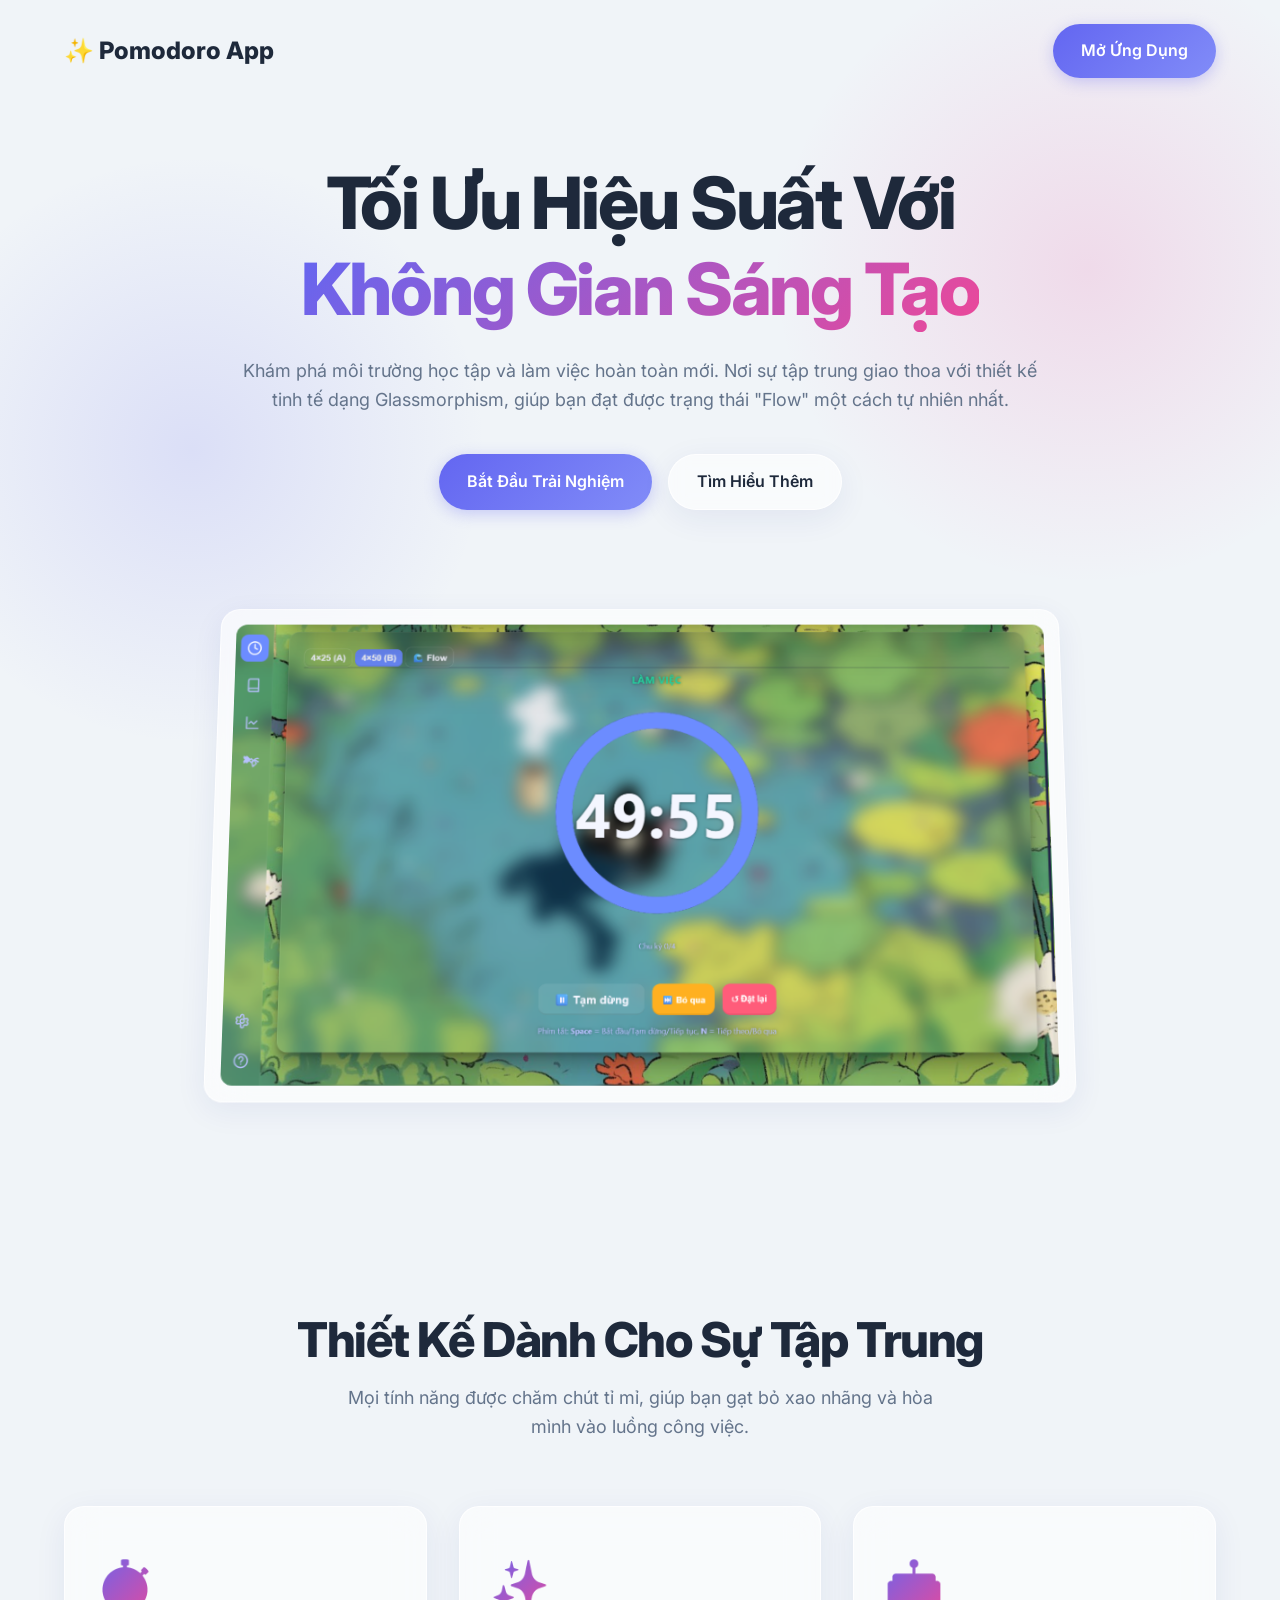
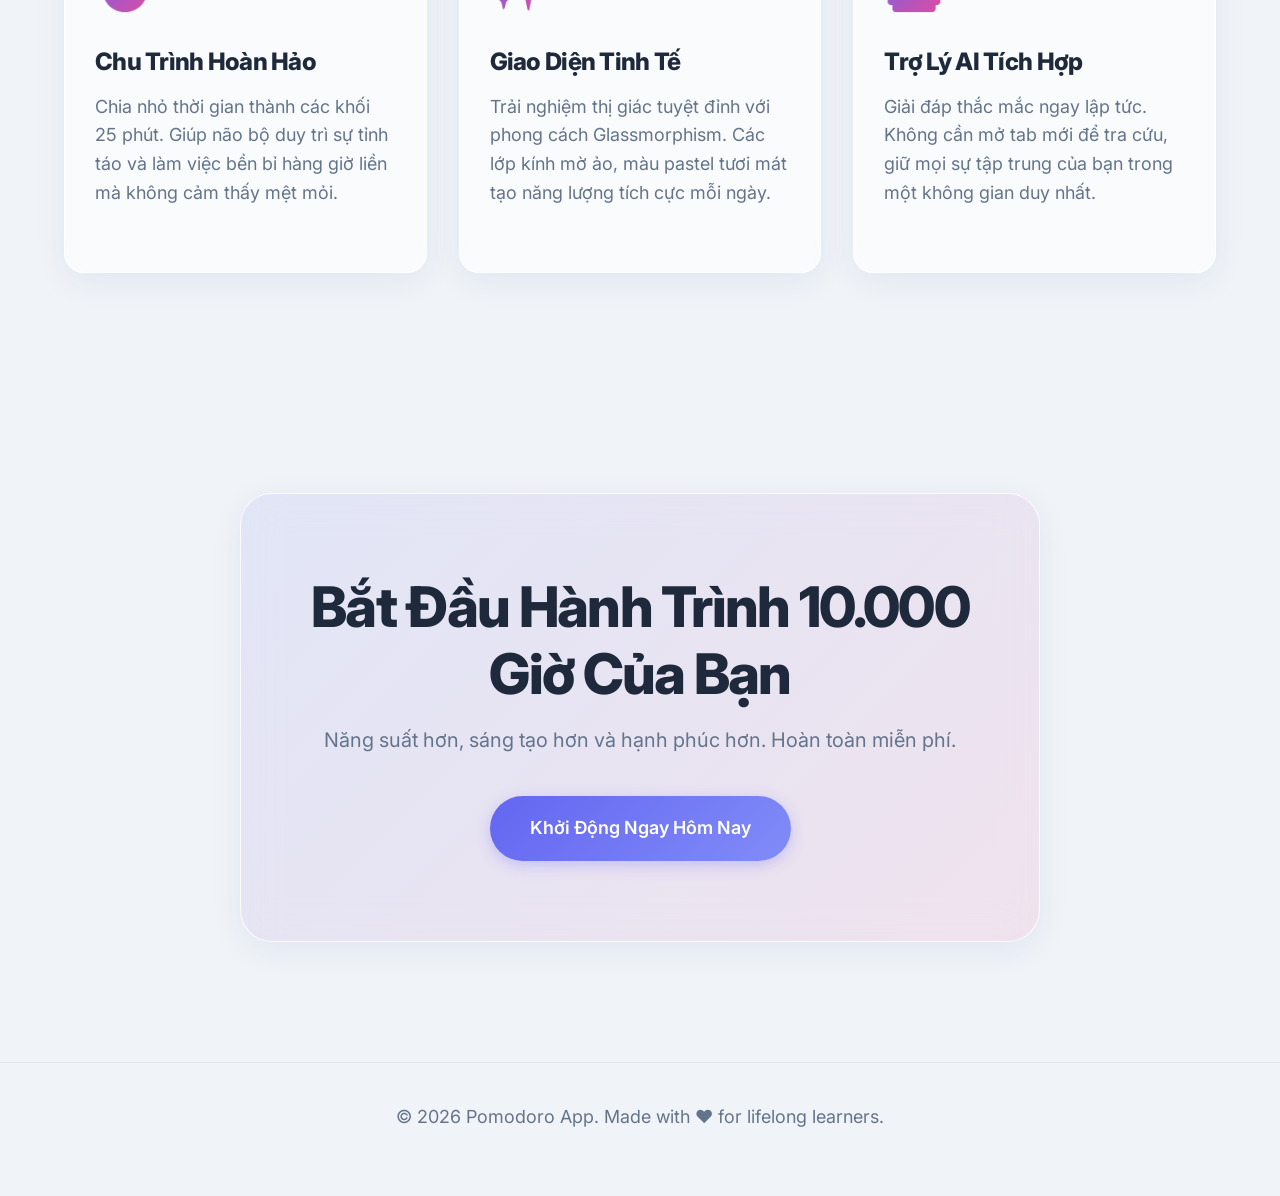
<file: landing2.html>
<!DOCTYPE html>
<html lang="vi">

<head>
    <meta charset="UTF-8">
    <meta name="viewport" content="width=device-width, initial-scale=1.0">
    <title>Pomodoro App - Khơi Nguồn Cảm Hứng Trí Tuệ</title>
    <meta name="description"
        content="Giao diện sáng tạo, tối ưu hiệu suất, áp dụng phương pháp học tập tiên tiến với không gian Glassmorphism tràn đầy năng lượng.">
    <link rel="stylesheet" href="landing2.css">
</head>

<body>

    <header>
        <div class="container">
            <a href="#" class="logo">
                ✨ Pomodoro App
            </a>
            <a href="02.html" class="btn btn-primary btn-sm">Mở Ứng Dụng</a>
        </div>
    </header>

    <section class="hero">
        <div class="container">
            <div class="hero-content">
                <h1>Tối Ưu Hiệu Suất Với <br><span class="text-gradient">Không Gian Sáng Tạo</span></h1>
                <p>Khám phá môi trường học tập và làm việc hoàn toàn mới. Nơi sự tập trung giao thoa với thiết kế tinh
                    tế dạng Glassmorphism, giúp bạn đạt được trạng thái "Flow" một cách tự nhiên nhất.</p>
                <div class="hero-btns">
                    <a href="02.html" class="btn btn-primary">Bắt Đầu Trải Nghiệm</a>
                    <a href="#features" class="btn btn-secondary">Tìm Hiểu Thêm</a>
                </div>
            </div>

            <div class="hero-visuals">
                <div class="glass-panel">
                    <!-- We'll use the lofi image here as a placeholder for the app interface -->
                    <img src="assets/Screenshot 2026-04-18 000436.png" alt="Giao diện Pomodoro Sáng tạo">
                </div>
            </div>
        </div>
    </section>

    <section id="features" class="features">
        <div class="container">
            <h2>Thiết Kế Dành Cho Sự Tập Trung</h2>
            <p style="text-align: center; max-width: 600px; margin: 0 auto 60px;">Mọi tính năng được chăm chút tỉ mỉ,
                giúp bạn gạt bỏ xao nhãng và hòa mình vào luồng công việc.</p>

            <div class="features-grid">
                <!-- Feature 1 -->
                <div class="feature-card">
                    <span class="feature-icon">⏱️</span>
                    <h3>Chu Trình Hoàn Hảo</h3>
                    <p>Chia nhỏ thời gian thành các khối 25 phút. Giúp não bộ duy trì sự tỉnh táo và làm việc bền bỉ
                        hàng giờ liền mà không cảm thấy mệt mỏi.</p>
                </div>

                <!-- Feature 2 -->
                <div class="feature-card">
                    <span class="feature-icon">✨</span>
                    <h3>Giao Diện Tinh Tế</h3>
                    <p>Trải nghiệm thị giác tuyệt đỉnh với phong cách Glassmorphism. Các lớp kính mờ ảo, màu pastel tươi
                        mát tạo năng lượng tích cực mỗi ngày.</p>
                </div>

                <!-- Feature 3 -->
                <div class="feature-card">
                    <span class="feature-icon">🤖</span>
                    <h3>Trợ Lý AI Tích Hợp</h3>
                    <p>Giải đáp thắc mắc ngay lập tức. Không cần mở tab mới để tra cứu, giữ mọi sự tập trung của bạn
                        trong một không gian duy nhất.</p>
                </div>
            </div>
        </div>
    </section>

    <section class="cta">
        <div class="container">
            <div class="cta-box">
                <h2>Bắt Đầu Hành Trình 10.000 Giờ Của Bạn</h2>
                <p>Năng suất hơn, sáng tạo hơn và hạnh phúc hơn. Hoàn toàn miễn phí.</p>
                <a href="02.html" class="btn btn-primary" style="padding: 18px 40px; font-size: 1.125rem;">Khởi Động
                    Ngay Hôm Nay</a>
            </div>
        </div>
    </section>

    <footer>
        <div class="container">
            <p>© 2026 Pomodoro App. Made with ❤️ for lifelong learners.</p>
        </div>
    </footer>

</body>

</html>
</file>
<file: landing2.css>
@import url('https://fonts.googleapis.com/css2?family=Inter:wght@400;500;600;700;800&display=swap');

:root {
  --bg-color: #f0f4f8;
  --text-main: #1e293b;
  --text-muted: #64748b;
  --primary: #6366f1;
  --primary-hover: #4f46e5;
  --secondary: #ec4899;
  --card-bg: rgba(255, 255, 255, 0.6);
  --card-border: rgba(255, 255, 255, 0.8);
  --glass-shadow: 0 8px 32px 0 rgba(31, 38, 135, 0.07);
  --radius: 20px;
}

* {
  box-sizing: border-box;
  margin: 0;
  padding: 0;
}

body {
  font-family: 'Inter', system-ui, -apple-system, sans-serif;
  background-color: var(--bg-color);
  /* Vibrant abstract background */
  background-image: 
    radial-gradient(circle at 15% 50%, rgba(99, 102, 241, 0.15), transparent 25%),
    radial-gradient(circle at 85% 30%, rgba(236, 72, 153, 0.15), transparent 25%);
  background-attachment: fixed;
  color: var(--text-main);
  line-height: 1.6;
  overflow-x: hidden;
}

a {
  text-decoration: none;
  color: inherit;
}

ul {
  list-style: none;
}

h1, h2, h3, h4 {
  font-weight: 800;
  line-height: 1.2;
  letter-spacing: -0.03em;
}

h1 {
  font-size: clamp(3rem, 6vw, 4.5rem);
  margin-bottom: 24px;
}

h2 {
  font-size: clamp(2rem, 4vw, 3rem);
  margin-bottom: 16px;
  text-align: center;
}

p {
  color: var(--text-muted);
  font-size: 1.125rem;
  margin-bottom: 24px;
}

.text-gradient {
  background: linear-gradient(135deg, var(--primary), var(--secondary));
  -webkit-background-clip: text;
  -webkit-text-fill-color: transparent;
  background-clip: text;
}

.container {
  max-width: 1200px;
  margin: 0 auto;
  padding: 0 24px;
}

/* Glassmorphism Button */
.btn {
  display: inline-flex;
  align-items: center;
  justify-content: center;
  padding: 14px 28px;
  border-radius: 99px;
  font-weight: 600;
  font-size: 1rem;
  cursor: pointer;
  transition: all 0.3s cubic-bezier(0.25, 0.8, 0.25, 1);
  border: none;
}

.btn-primary {
  background: linear-gradient(135deg, var(--primary), #818cf8);
  color: white;
  box-shadow: 0 4px 15px rgba(99, 102, 241, 0.3);
}

.btn-primary:hover {
  transform: translateY(-3px);
  box-shadow: 0 8px 25px rgba(99, 102, 241, 0.4);
}

.btn-secondary {
  background: var(--card-bg);
  backdrop-filter: blur(10px);
  color: var(--text-main);
  border: 1px solid var(--card-border);
  box-shadow: var(--glass-shadow);
}

.btn-secondary:hover {
  background: rgba(255, 255, 255, 0.8);
  transform: translateY(-3px);
}

/* Header */
header {
  padding: 24px 0;
  position: absolute;
  top: 0;
  width: 100%;
  z-index: 100;
}

header .container {
  display: flex;
  justify-content: space-between;
  align-items: center;
}

.logo {
  font-weight: 800;
  font-size: 1.5rem;
  color: var(--text-main);
  display: flex;
  align-items: center;
  gap: 8px;
}

/* Hero Section */
.hero {
  padding: 160px 0 100px;
  text-align: center;
  position: relative;
}

.hero-content {
  max-width: 800px;
  margin: 0 auto;
}

.hero-btns {
  display: flex;
  gap: 16px;
  justify-content: center;
  margin-top: 40px;
}

/* Glass Floating Images */
.hero-visuals {
  margin-top: 80px;
  position: relative;
  display: flex;
  justify-content: center;
  perspective: 1000px;
}

.glass-panel {
  background: var(--card-bg);
  backdrop-filter: blur(20px);
  -webkit-backdrop-filter: blur(20px);
  border: 1px solid var(--card-border);
  border-radius: var(--radius);
  box-shadow: var(--glass-shadow);
  padding: 16px;
  width: 100%;
  max-width: 900px;
  transform: rotateX(5deg) scale(0.95);
  transition: transform 0.5s cubic-bezier(0.25, 0.8, 0.25, 1);
}

.glass-panel:hover {
  transform: rotateX(0deg) scale(1);
}

.glass-panel img {
  width: 100%;
  border-radius: 12px;
  display: block;
}

/* Features Grid */
.features {
  padding: 100px 0;
}

.features-grid {
  display: grid;
  grid-template-columns: repeat(auto-fit, minmax(300px, 1fr));
  gap: 32px;
  margin-top: 64px;
}

.feature-card {
  background: var(--card-bg);
  backdrop-filter: blur(16px);
  -webkit-backdrop-filter: blur(16px);
  border: 1px solid var(--card-border);
  border-radius: var(--radius);
  padding: 40px 30px;
  box-shadow: var(--glass-shadow);
  transition: transform 0.3s ease, background 0.3s ease;
}

.feature-card:hover {
  transform: translateY(-10px);
  background: rgba(255, 255, 255, 0.9);
}

.feature-icon {
  font-size: 3rem;
  margin-bottom: 24px;
  display: inline-block;
  background: linear-gradient(135deg, var(--primary), var(--secondary));
  -webkit-background-clip: text;
  -webkit-text-fill-color: transparent;
}

.feature-card h3 {
  font-size: 1.5rem;
  margin-bottom: 16px;
}

/* CTA Section */
.cta {
  padding: 120px 0;
  text-align: center;
}

.cta-box {
  background: linear-gradient(135deg, rgba(99, 102, 241, 0.1), rgba(236, 72, 153, 0.1));
  backdrop-filter: blur(20px);
  -webkit-backdrop-filter: blur(20px);
  border: 1px solid var(--card-border);
  border-radius: 32px;
  padding: 80px 40px;
  max-width: 800px;
  margin: 0 auto;
  box-shadow: var(--glass-shadow);
}

.cta-box h2 {
  font-size: clamp(2rem, 5vw, 3.5rem);
}

.cta-box p {
  font-size: 1.25rem;
  margin-bottom: 40px;
}

footer {
  text-align: center;
  padding: 40px 0;
  color: var(--text-muted);
  border-top: 1px solid rgba(0,0,0,0.05);
}

/* Responsive */
@media (max-width: 768px) {
  .hero-btns {
    flex-direction: column;
  }
}
</file>
